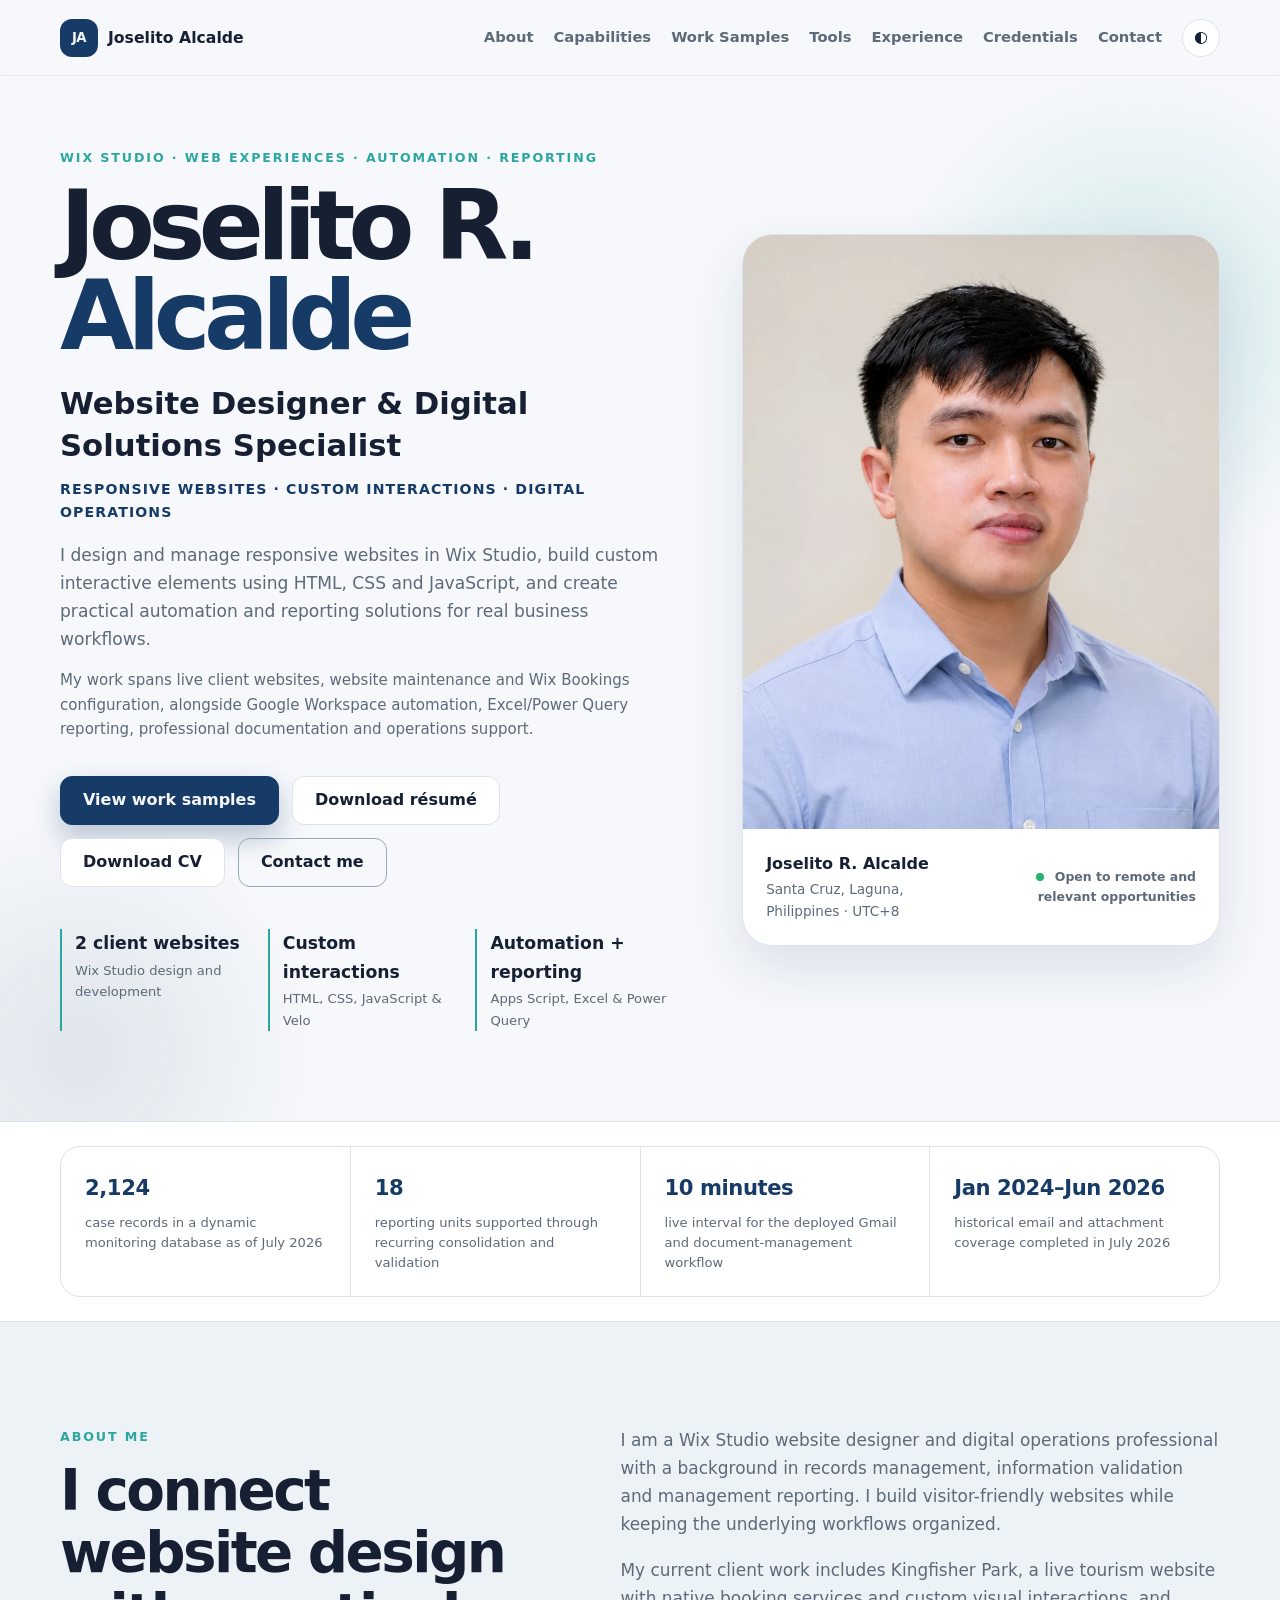
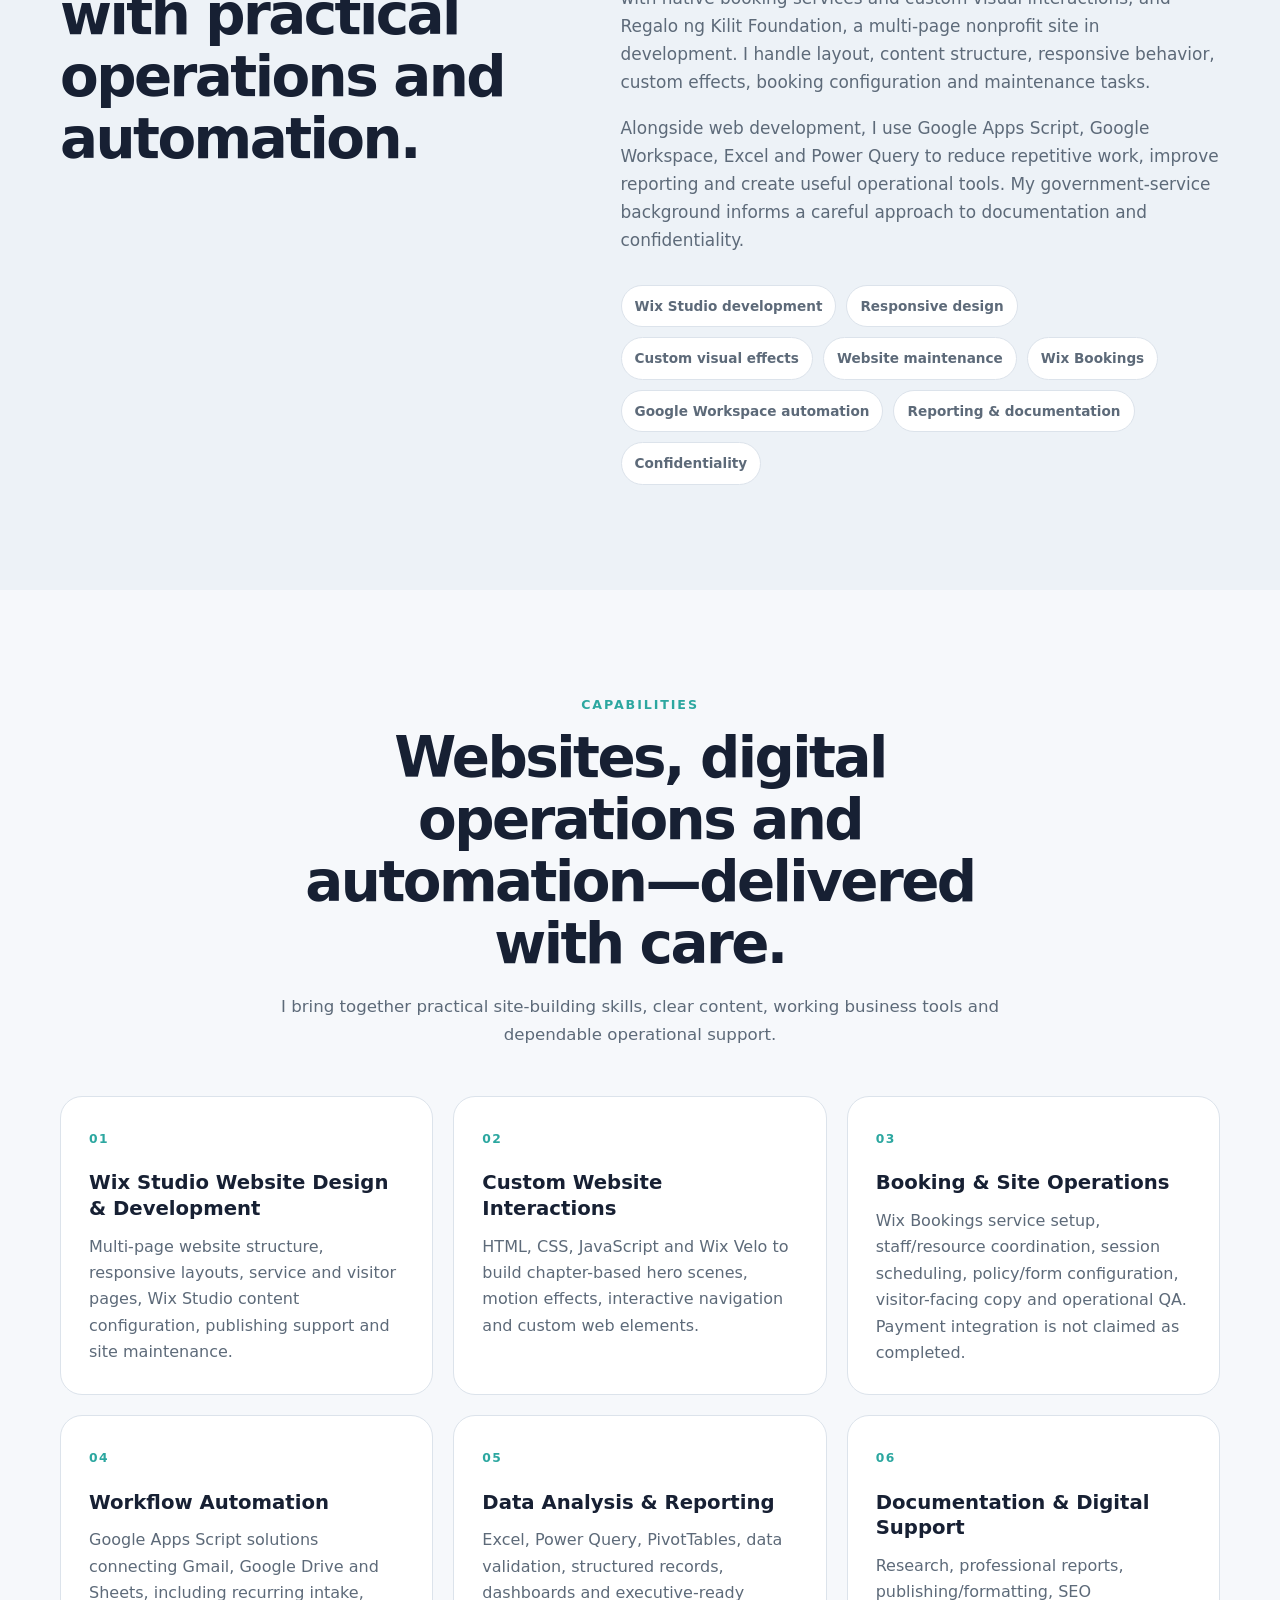
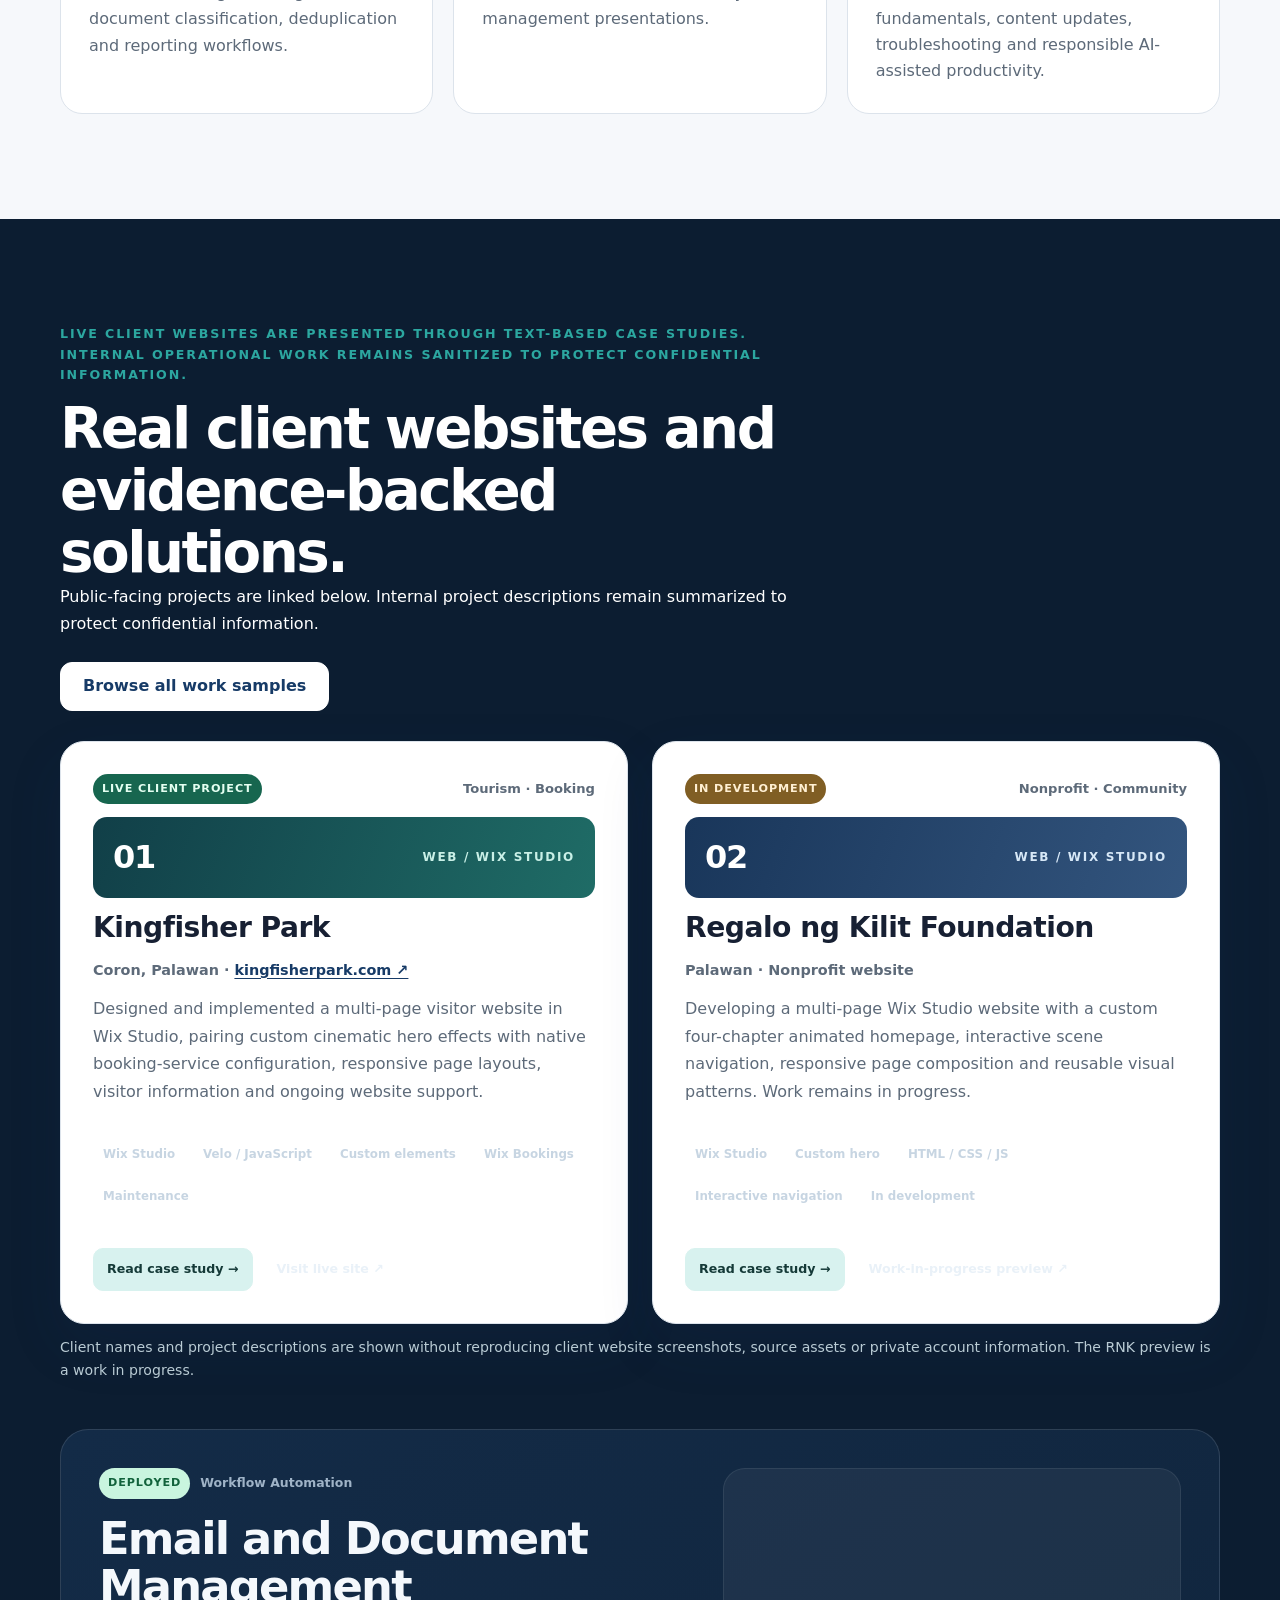
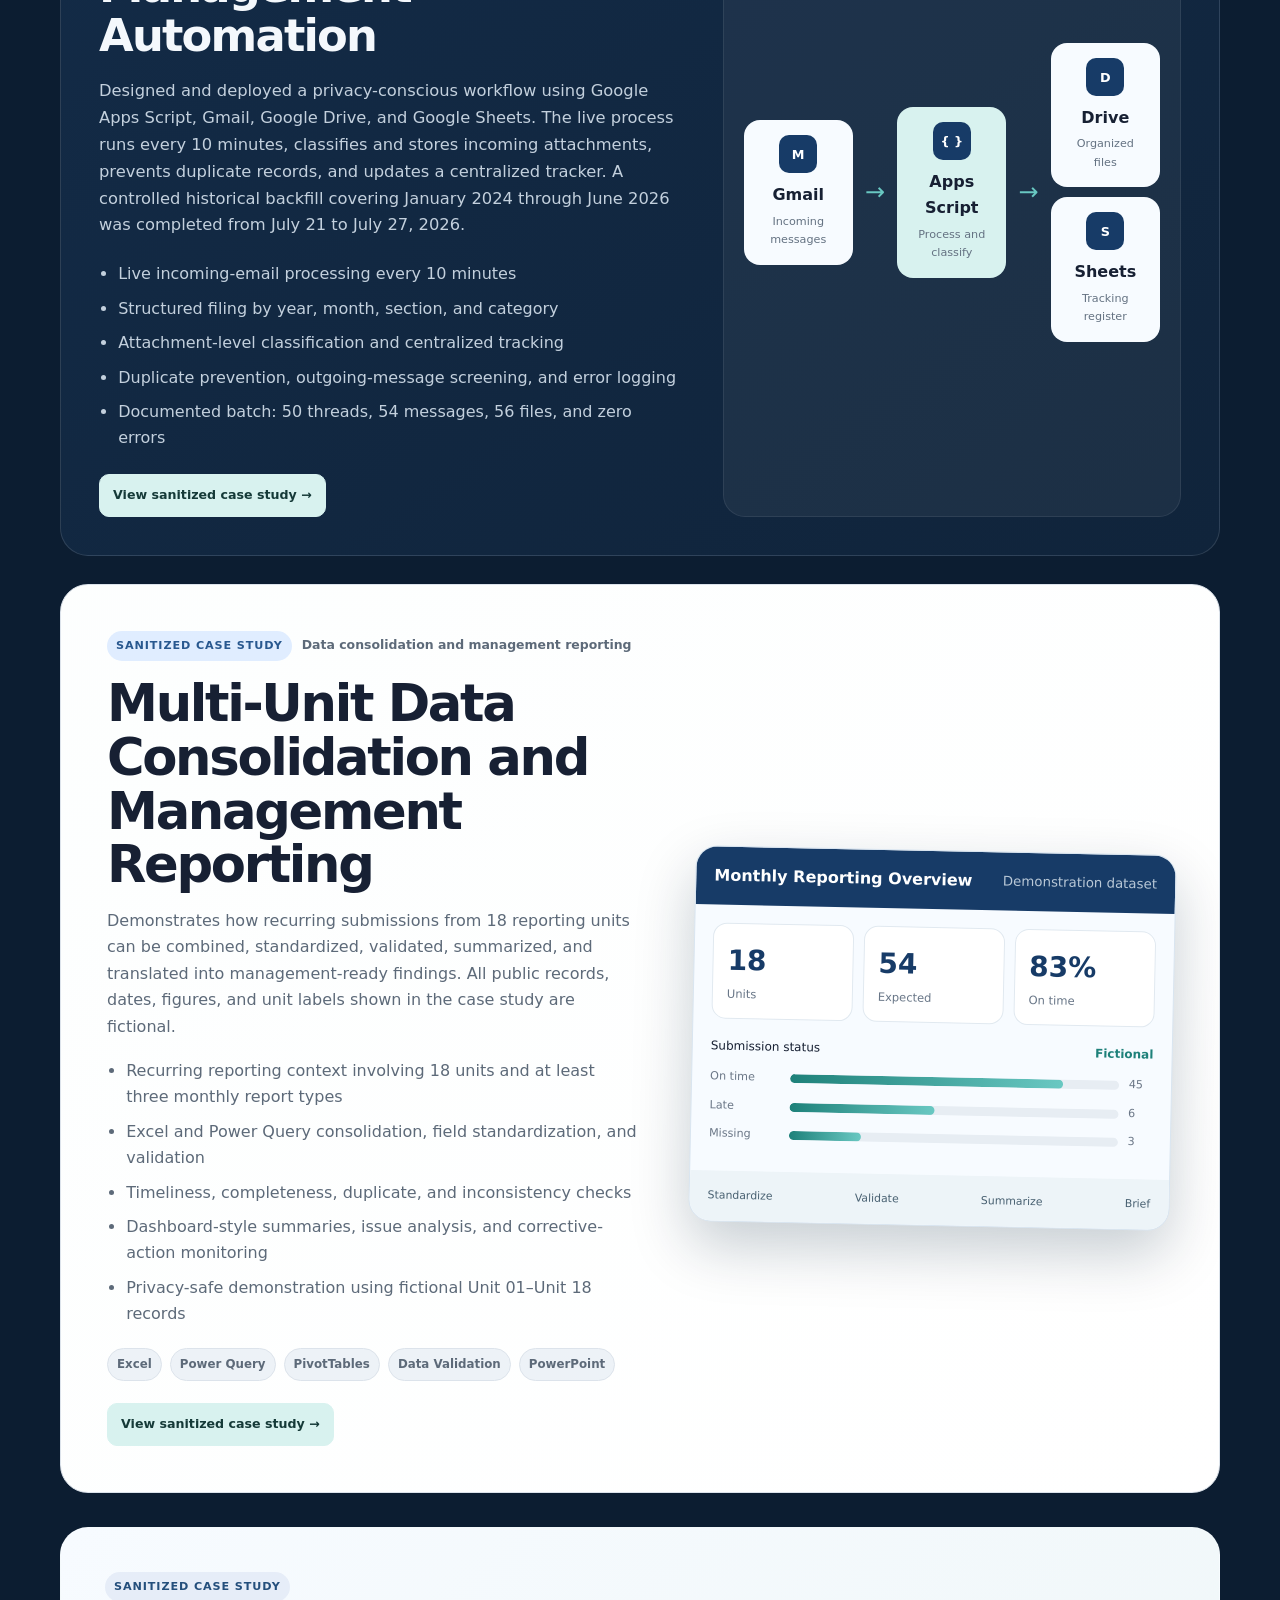
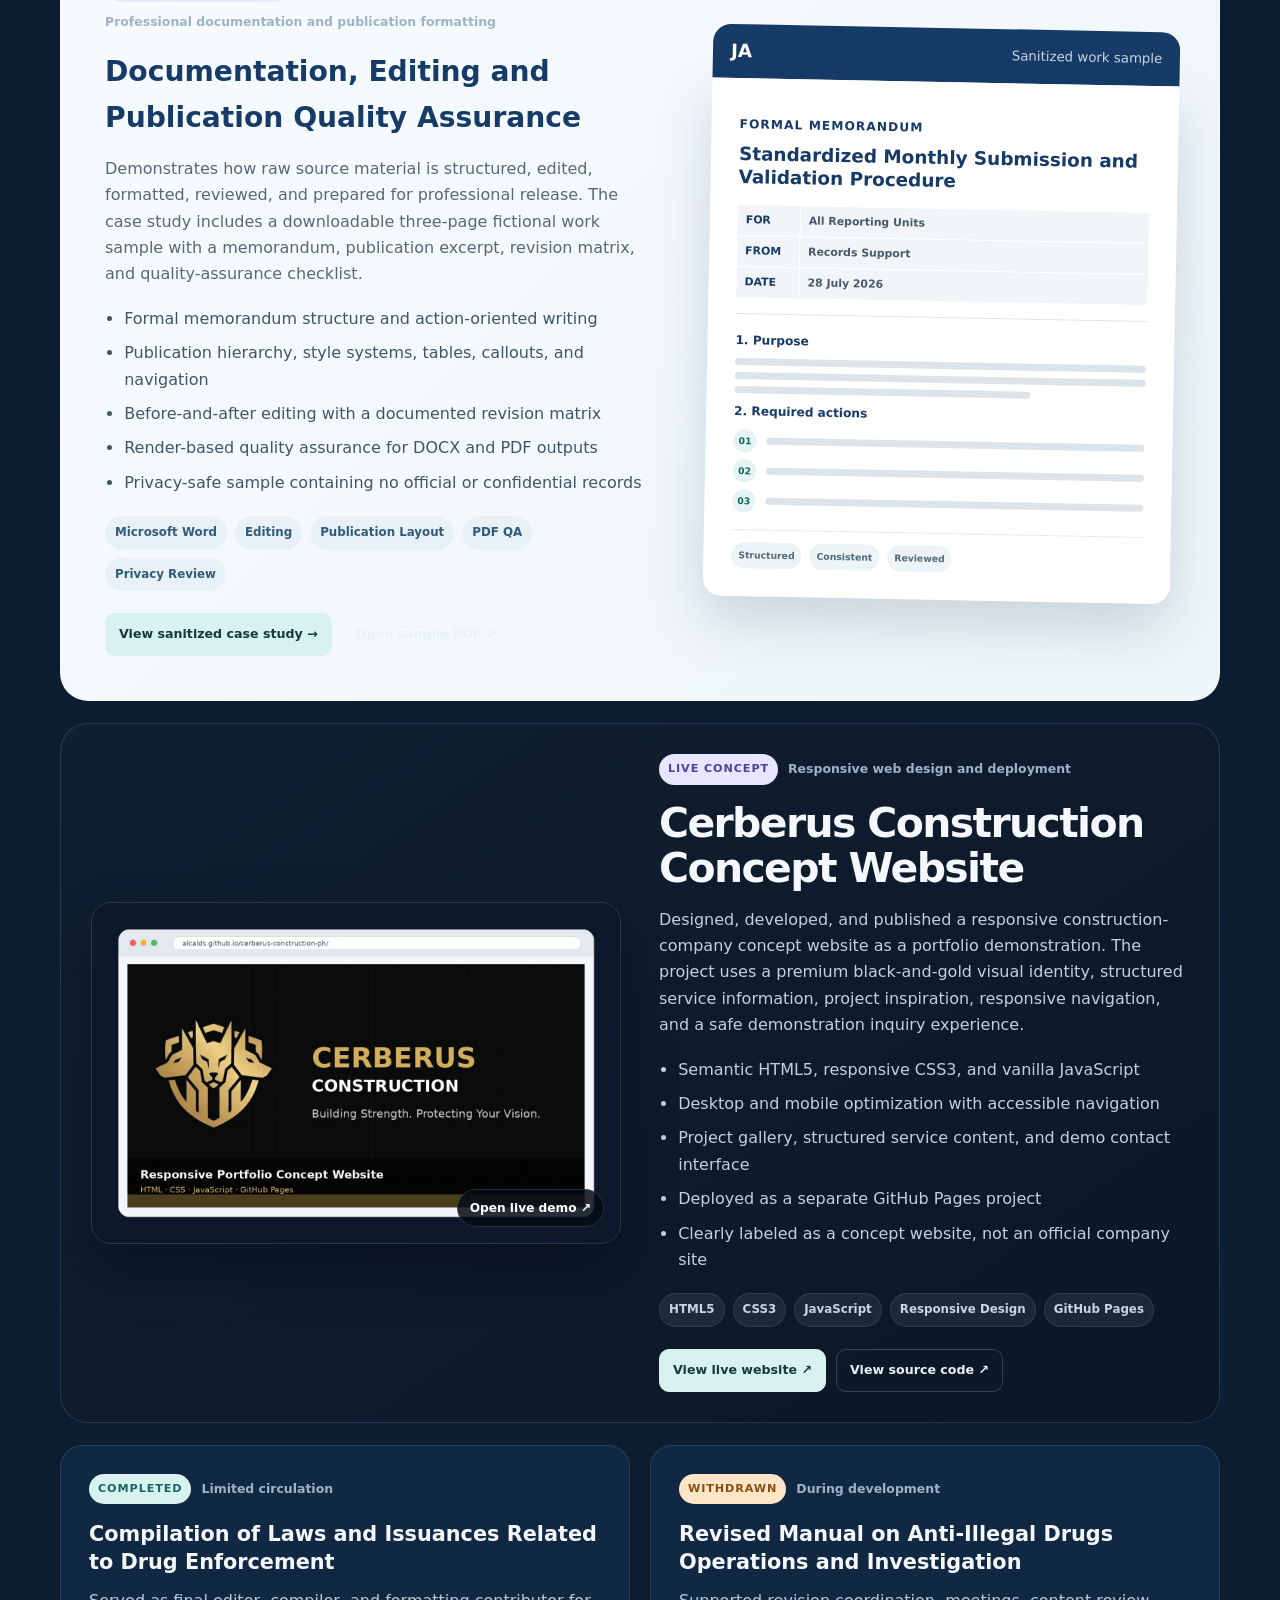
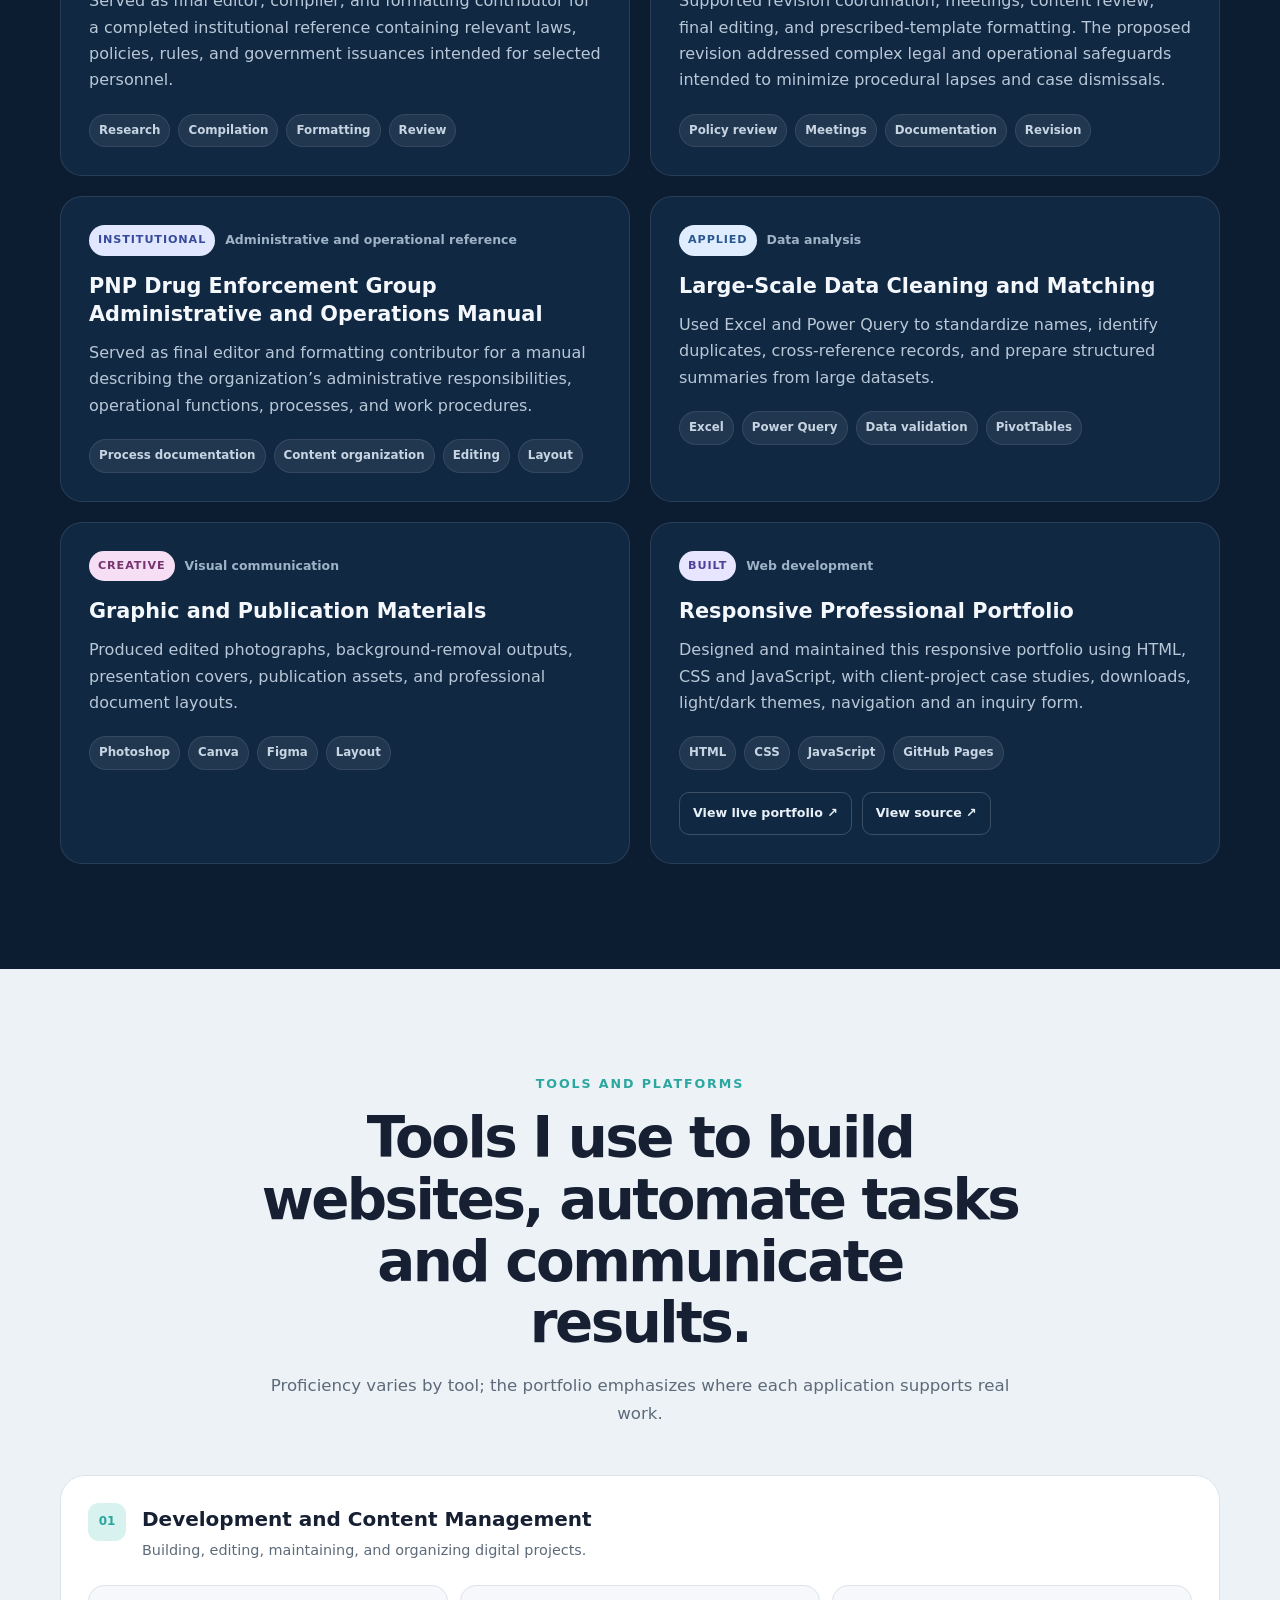
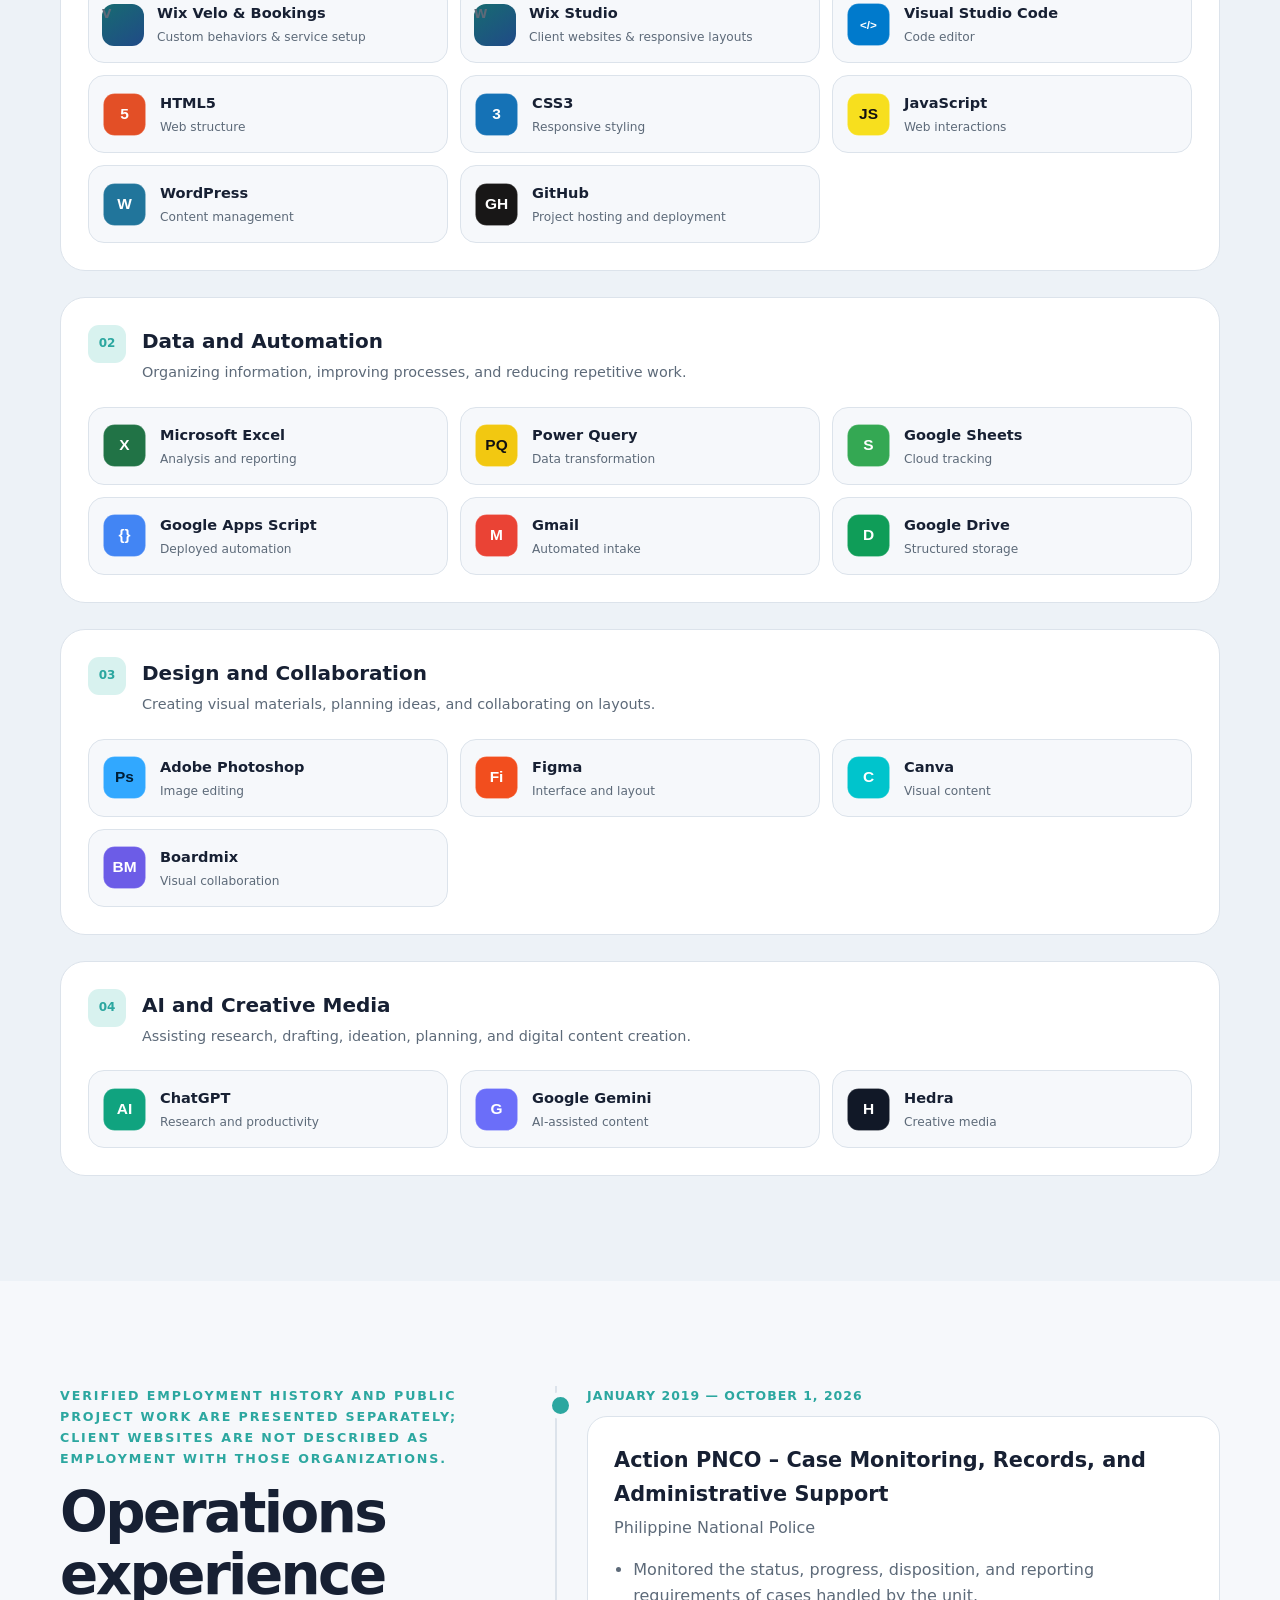
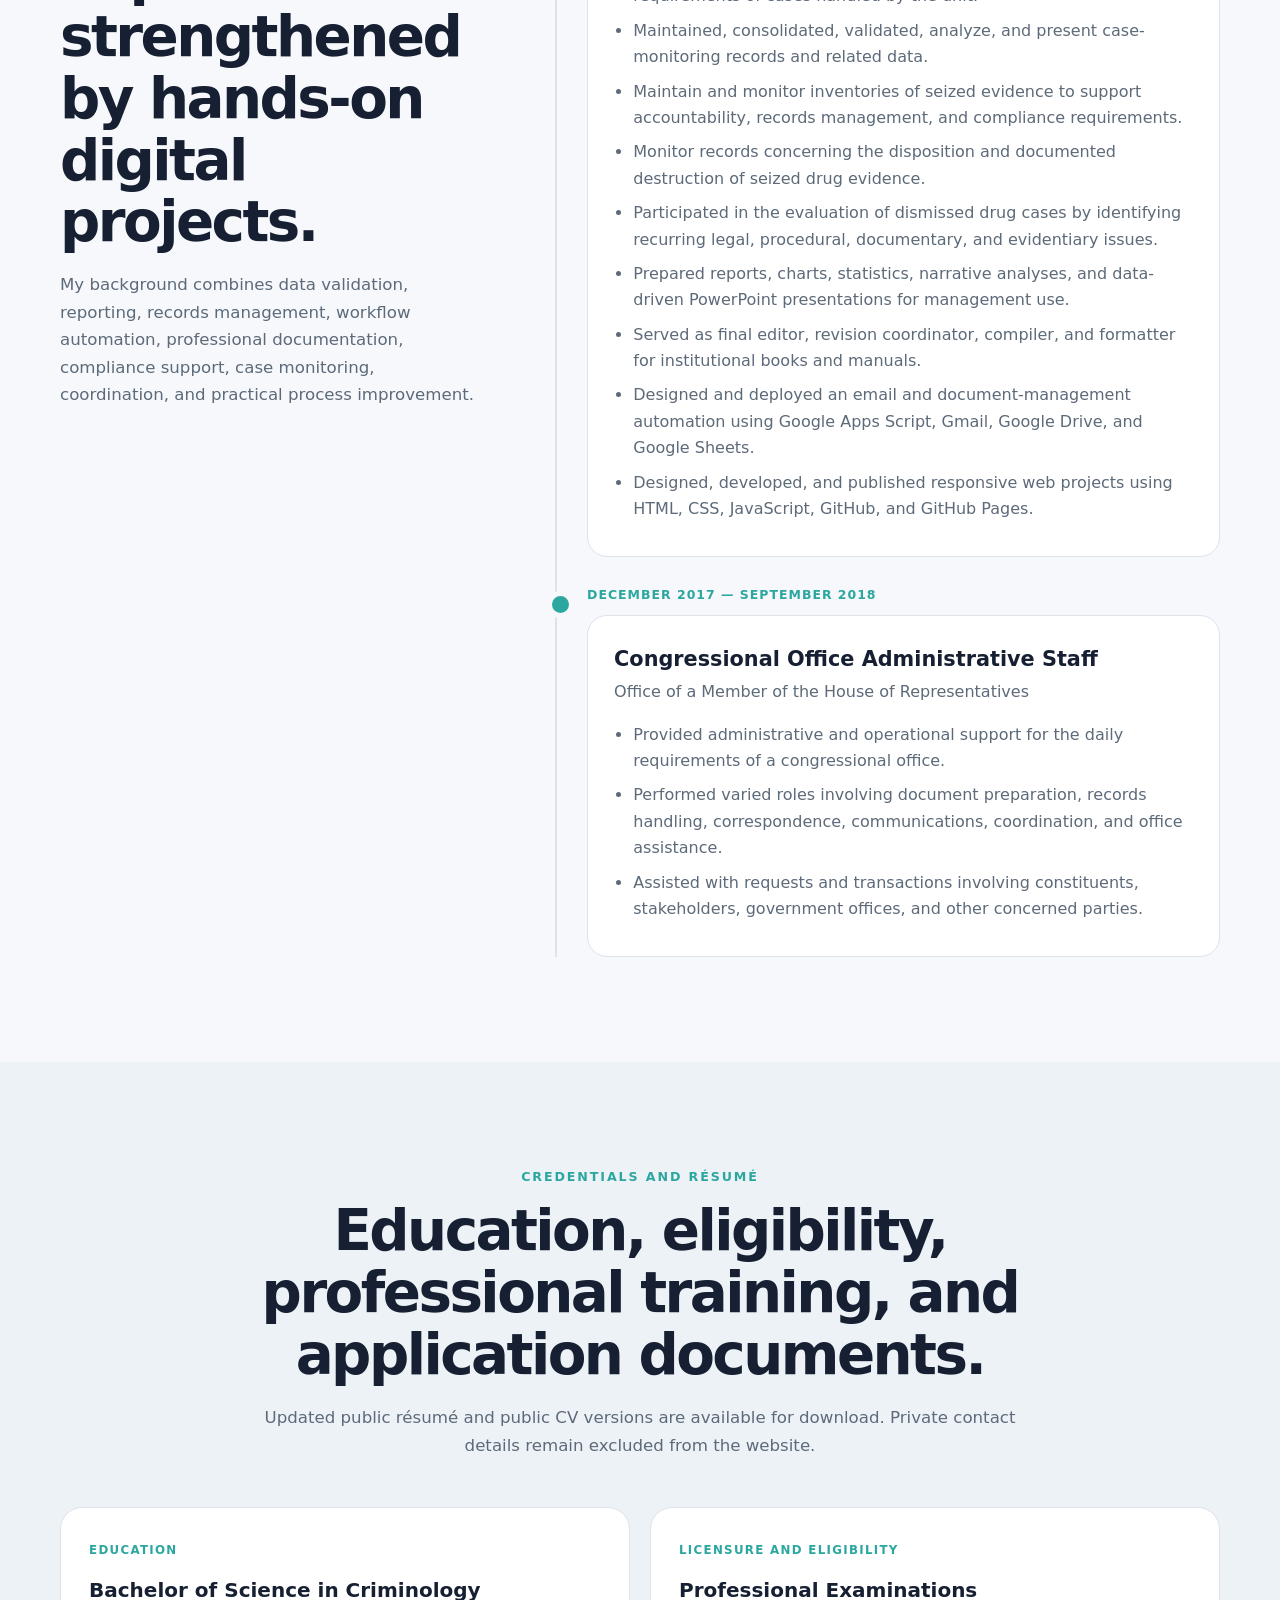
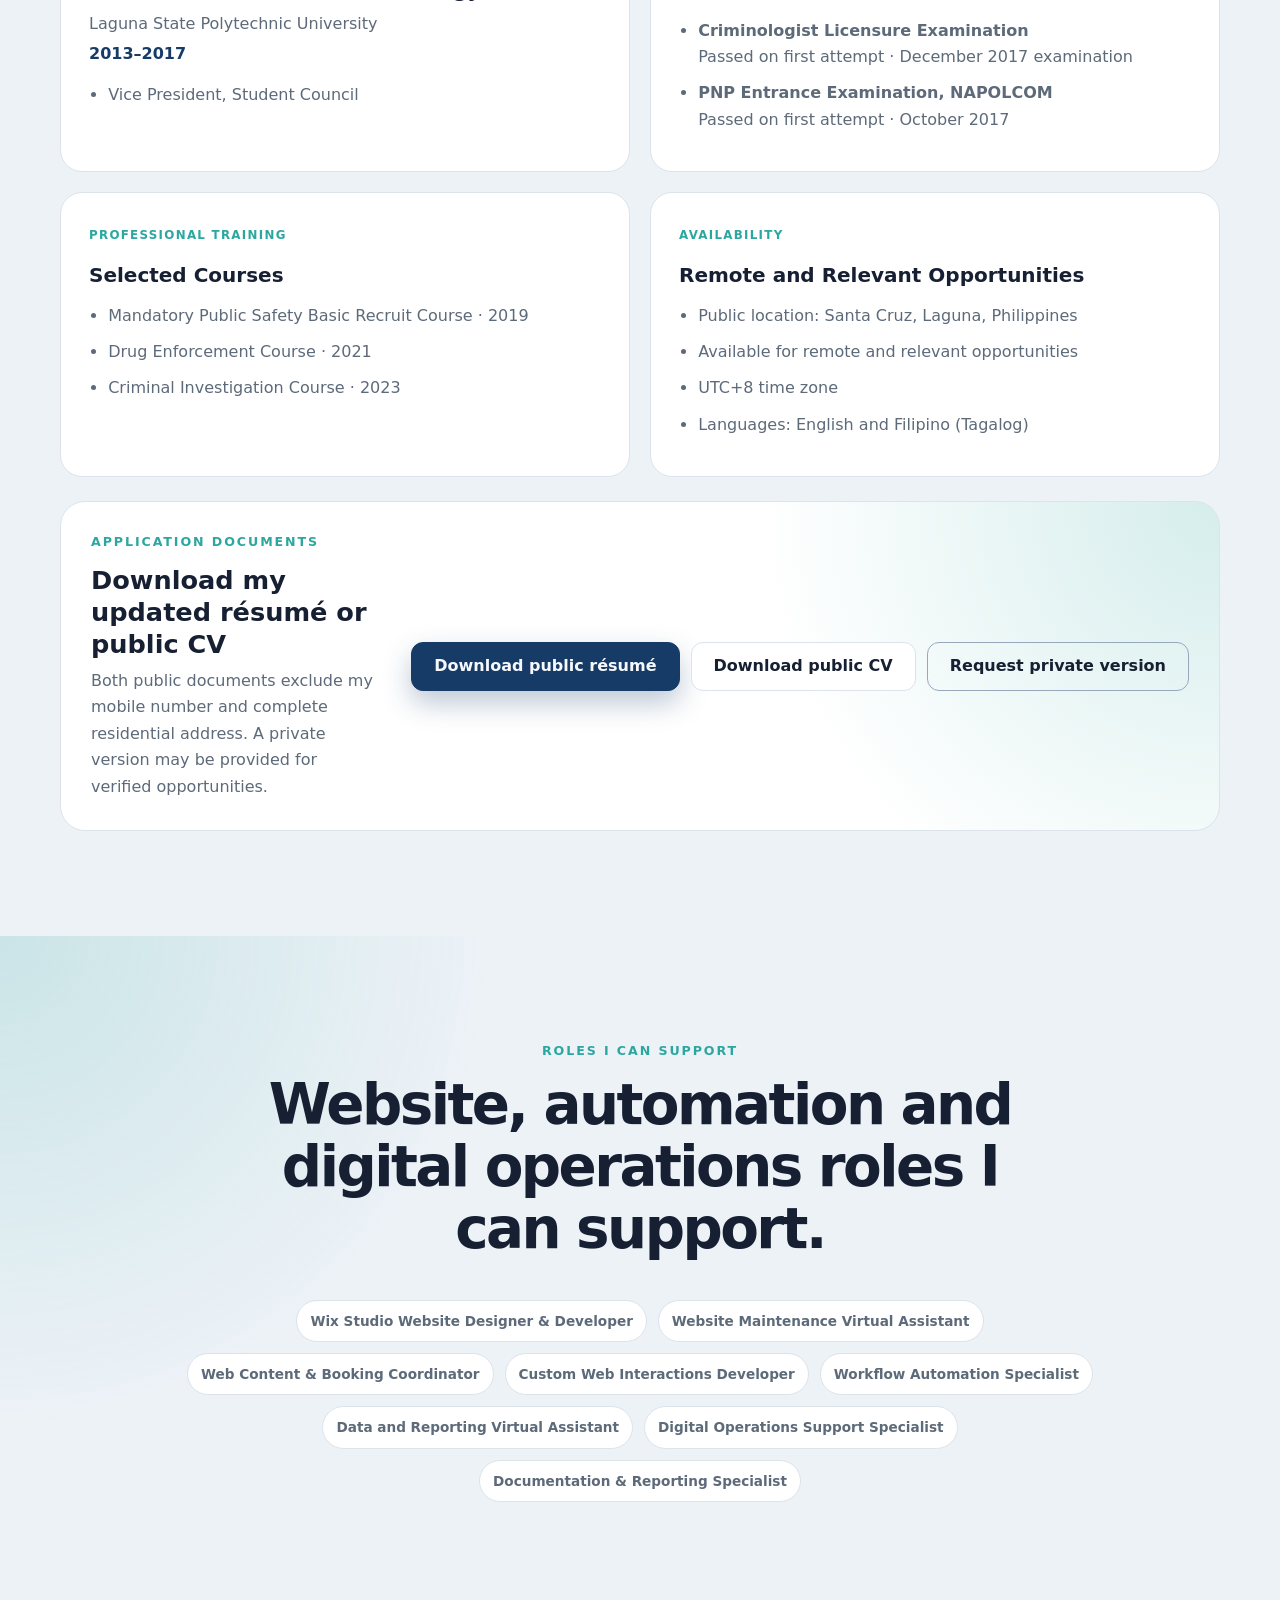
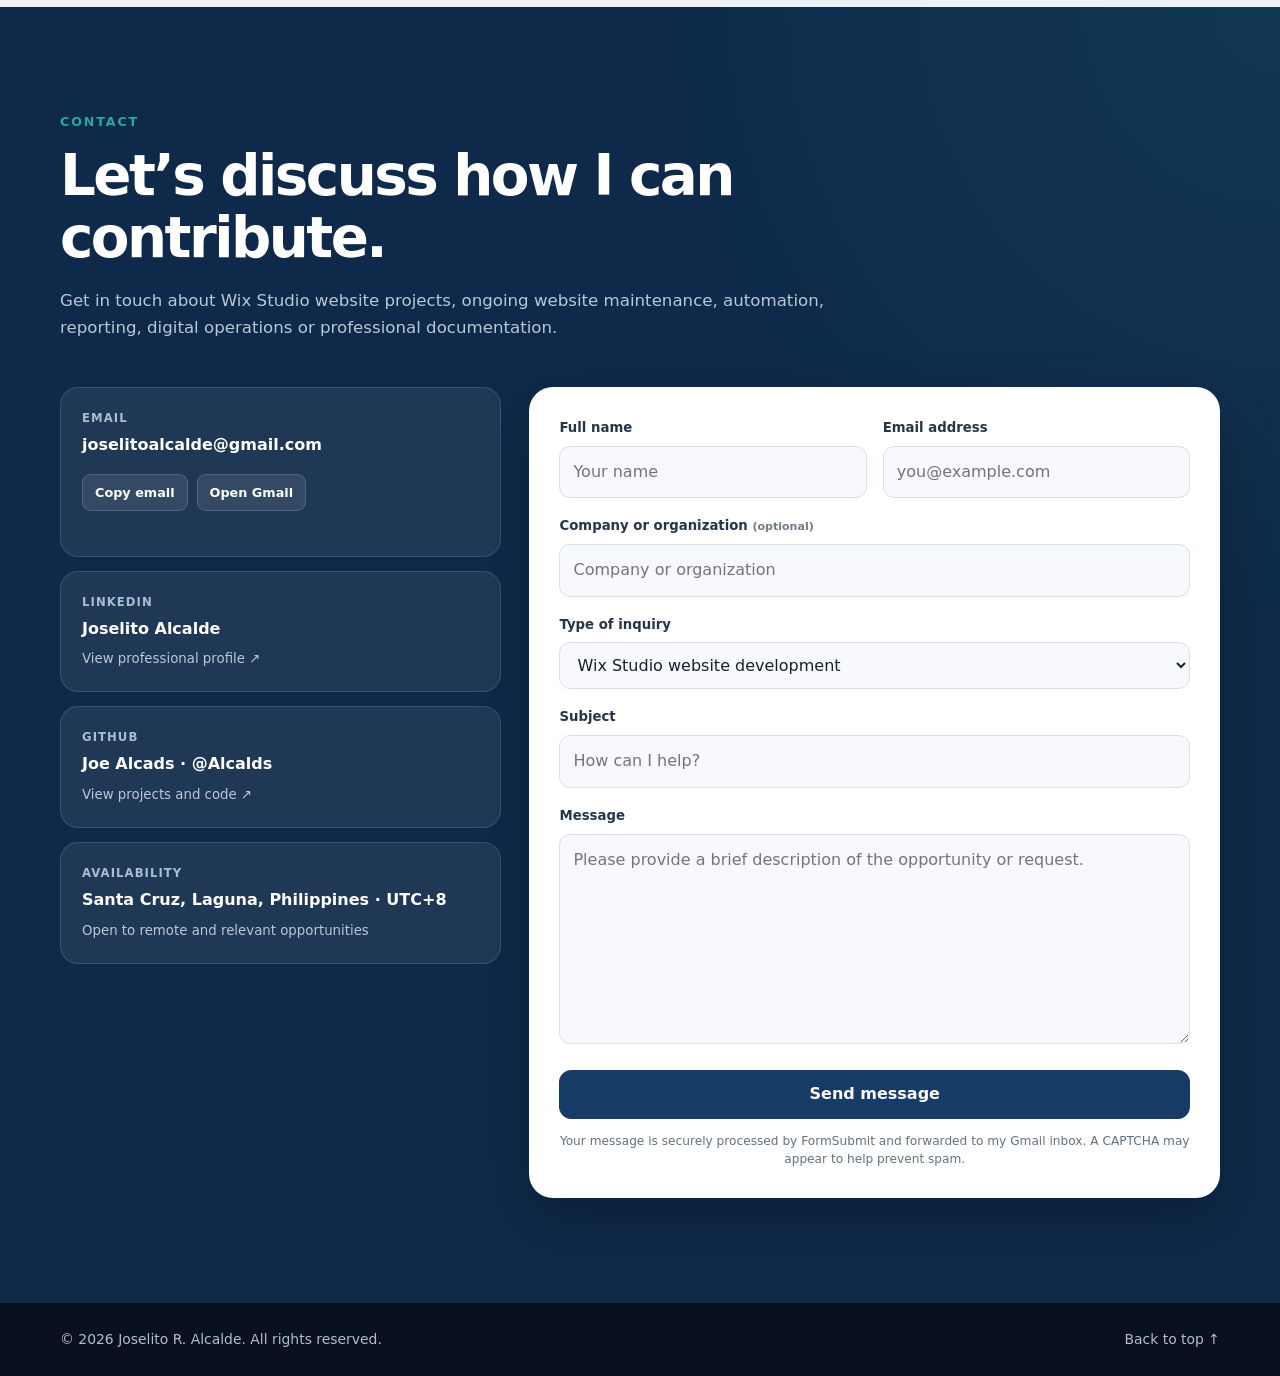
<file: index.html>
<!DOCTYPE html>

<html lang="en">
<head>
<meta charset="utf-8"/>
<meta content="width=device-width, initial-scale=1" name="viewport"/>
<meta content="Portfolio of Joselito R. Alcalde, a website designer and digital solutions specialist. Explore real Wix Studio client work, custom web interactions, website management, Google Workspace automation, and data reporting." name="description"/>
<meta content="Joselito R. Alcalde" name="author"/>
<meta content="#173b67" name="theme-color"/>
<meta content="Joselito R. Alcalde | Website Designer &amp; Digital Solutions Specialist" property="og:title"/>
<meta content="Portfolio of Joselito R. Alcalde, a website designer and digital solutions specialist. Explore real Wix Studio client work, custom web interactions, website management, Google Workspace automation, and data reporting." property="og:description"/>
<meta content="website" property="og:type"/>
<meta content="https://alcalds.github.io/" property="og:url"/>
<meta content="https://alcalds.github.io/assets/images/social-preview.jpg" property="og:image"/>
<meta content="summary_large_image" name="twitter:card"/>
<link href="https://alcalds.github.io/" rel="canonical"/>
<title>Joselito R. Alcalde | Website Designer &amp; Digital Solutions Specialist</title>
<link href="assets/favicon.svg" rel="icon" type="image/svg+xml"/>
<link href="styles.css?v=13" rel="stylesheet"/>
<script defer="" src="script.js?v=13"></script>
<script type="application/ld+json">{
  "@context": "https://schema.org",
  "@type": "Person",
  "name": "Joselito R. Alcalde",
  "url": "https://alcalds.github.io/",
  "image": "https://alcalds.github.io/assets/images/joselito-alcalde.webp",
  "email": "mailto:joselitoalcalde@gmail.com",
  "jobTitle": "Website Designer & Digital Solutions Specialist",
  "worksFor": {
    "@type": "Organization",
    "name": "Philippine National Police"
  },
  "alumniOf": {
    "@type": "CollegeOrUniversity",
    "name": "Laguna State Polytechnic University"
  },
  "sameAs": [
    "https://www.linkedin.com/in/joselito-alcalde-298982343/",
    "https://github.com/Alcalds"
  ],
  "knowsLanguage": [
    "English",
    "Filipino"
  ],
  "knowsAbout": [
    "Wix Studio",
    "Wix Velo",
    "Wix Bookings",
    "Website development",
    "Responsive web design",
    "Custom web elements",
    "HTML",
    "CSS",
    "JavaScript",
    "Website management",
    "Data analysis",
    "Spreadsheet reporting",
    "Microsoft Excel",
    "Power Query",
    "Google Workspace automation",
    "Google Apps Script",
    "Records management",
    "Professional documentation",
    "Compliance monitoring",
    "Remote operations support",
    "Publication editing"
  ]
}</script>
</head>
<body>
<a class="skip-link" href="#main-content">Skip to content</a>
<header class="site-header" id="siteHeader">
<nav aria-label="Primary navigation" class="nav container">
<a aria-label="Joselito R. Alcalde home" class="brand" href="#home">
<span class="brand-mark">JA</span>
<span class="brand-name">Joselito Alcalde</span>
</a>
<button aria-controls="navMenu" aria-expanded="false" aria-label="Open navigation" class="menu-button" id="menuButton" type="button">
<span></span><span></span><span></span>
</button>
<div class="nav-menu" id="navMenu"><a href="#about">About</a><a href="#capabilities">Capabilities</a><a href="work-samples.html">Work Samples</a><a href="#tools">Tools</a><a href="#experience">Experience</a><a href="#credentials">Credentials</a><a href="#contact">Contact</a><button aria-label="Switch theme" class="theme-button" id="themeButton" type="button">
<span aria-hidden="true" class="theme-icon">◐</span>
</button></div>
</nav>
</header>
<main id="main-content">
<section class="hero" id="home">
<div aria-hidden="true" class="hero-orb hero-orb-one"></div>
<div aria-hidden="true" class="hero-orb hero-orb-two"></div>
<div class="container hero-grid">
<div class="hero-copy reveal">
<p class="eyebrow">Wix Studio · Web Experiences · Automation · Reporting</p>
<h1>Joselito R. <span>Alcalde</span></h1>
<p class="hero-role">Website Designer &amp; Digital Solutions Specialist</p>
<p class="hero-support-label">Responsive Websites · Custom Interactions · Digital Operations</p>
<p class="hero-description">I design and manage responsive websites in Wix Studio, build custom interactive elements using HTML, CSS and JavaScript, and create practical automation and reporting solutions for real business workflows.</p>
<p class="hero-secondary">My work spans live client websites, website maintenance and Wix Bookings configuration, alongside Google Workspace automation, Excel/Power Query reporting, professional documentation and operations support.</p>
<div class="hero-actions">
<a class="button button-primary" href="work-samples.html">View work samples</a>
<a class="button button-secondary" download="Joselito_Alcalde_Public_Resume.pdf" href="assets/documents/Joselito_Alcalde_Public_Resume.pdf">Download résumé</a>
<a class="button button-secondary" download="Joselito_Alcalde_Public_CV.pdf" href="assets/documents/Joselito_Alcalde_Public_CV.pdf">Download CV</a>
<a class="button button-ghost" href="#contact">Contact me</a>
</div>
<div aria-label="Professional highlights" class="hero-facts">
<div><strong>2 client websites</strong><span>Wix Studio design and development</span></div>
<div><strong>Custom interactions</strong><span>HTML, CSS, JavaScript &amp; Velo</span></div>
<div><strong>Automation + reporting</strong><span>Apps Script, Excel &amp; Power Query</span></div>
</div>
</div>
<aside aria-label="Professional portrait of Joselito R. Alcalde" class="portrait-panel reveal">
<div class="portrait-frame">
<img alt="Joselito R. Alcalde wearing a light blue collared shirt against a neutral background" decoding="async" src="assets/images/joselito-alcalde.webp"/>
</div>
<div class="portrait-caption">
<div>
<strong>Joselito R. Alcalde</strong>
<span>Santa Cruz, Laguna, Philippines · UTC+8</span>
</div>
<span class="availability"><i></i> Open to remote and relevant opportunities</span>
</div>
</aside>
</div>
</section><section aria-label="Verified professional metrics" class="proof-strip">
<div class="container proof-grid">
<article><strong>2,124</strong><span>case records in a dynamic monitoring database as of July 2026</span></article>
<article><strong>18</strong><span>reporting units supported through recurring consolidation and validation</span></article>
<article><strong>10 minutes</strong><span>live interval for the deployed Gmail and document-management workflow</span></article>
<article><strong>Jan 2024–Jun 2026</strong><span>historical email and attachment coverage completed in July 2026</span></article>
</div>
</section>
<section class="section section-soft" id="about">
<div class="container about-grid">
<div class="section-heading reveal">
<p class="section-kicker">About me</p>
<h2>I connect website design with practical operations and automation.</h2>
</div>
<div class="about-copy reveal">
<p>I am a Wix Studio website designer and digital operations professional with a background in records management, information validation and management reporting. I build visitor-friendly websites while keeping the underlying workflows organized.</p>
<p>My current client work includes Kingfisher Park, a live tourism website with native booking services and custom visual interactions, and Regalo ng Kilit Foundation, a multi-page nonprofit site in development. I handle layout, content structure, responsive behavior, custom effects, booking configuration and maintenance tasks.</p>
<p>Alongside web development, I use Google Apps Script, Google Workspace, Excel and Power Query to reduce repetitive work, improve reporting and create useful operational tools. My government-service background informs a careful approach to documentation and confidentiality.</p>
<div class="value-list"><span>Wix Studio development</span><span>Responsive design</span><span>Custom visual effects</span><span>Website maintenance</span><span>Wix Bookings</span><span>Google Workspace automation</span><span>Reporting &amp; documentation</span><span>Confidentiality</span></div>
</div>
</div>
</section>
<section class="section" id="capabilities">
<div class="container">
<div class="section-heading centered reveal">
<p class="section-kicker">Capabilities</p>
<h2>Websites, digital operations and automation—delivered with care.</h2>
<p>I bring together practical site-building skills, clear content, working business tools and dependable operational support.</p>
</div>
<div class="capability-grid">
<article class="capability-card reveal">
<span class="capability-number">01</span>
<h3>Wix Studio Website Design &amp; Development</h3>
<p>Multi-page website structure, responsive layouts, service and visitor pages, Wix Studio content configuration, publishing support and site maintenance.</p>
</article>
<article class="capability-card reveal">
<span class="capability-number">02</span>
<h3>Custom Website Interactions</h3>
<p>HTML, CSS, JavaScript and Wix Velo to build chapter-based hero scenes, motion effects, interactive navigation and custom web elements.</p>
</article>
<article class="capability-card reveal">
<span class="capability-number">03</span>
<h3>Booking &amp; Site Operations</h3>
<p>Wix Bookings service setup, staff/resource coordination, session scheduling, policy/form configuration, visitor-facing copy and operational QA. Payment integration is not claimed as completed.</p>
</article>
<article class="capability-card reveal">
<span class="capability-number">04</span>
<h3>Workflow Automation</h3>
<p>Google Apps Script solutions connecting Gmail, Google Drive and Sheets, including recurring intake, document classification, deduplication and reporting workflows.</p>
</article>
<article class="capability-card reveal">
<span class="capability-number">05</span>
<h3>Data Analysis &amp; Reporting</h3>
<p>Excel, Power Query, PivotTables, data validation, structured records, dashboards and executive-ready management presentations.</p>
</article>
<article class="capability-card reveal">
<span class="capability-number">06</span>
<h3>Documentation &amp; Digital Support</h3>
<p>Research, professional reports, publishing/formatting, SEO fundamentals, content updates, troubleshooting and responsible AI-assisted productivity.</p>
</article>
</div>
</div>
</section>
<section class="section section-dark" id="projects">
<div class="container">
<div class="section-heading light reveal">
<p class="section-kicker">Live client websites are presented through text-based case studies. Internal operational work remains sanitized to protect confidential information.</p>
<h2>Real client websites and evidence-backed solutions.</h2>
<p>Public-facing projects are linked below. Internal project descriptions remain summarized to protect confidential information.</p>
<div class="section-heading-actions"><a class="button button-light" href="work-samples.html">Browse all work samples</a></div></div>
<div aria-label="Real client website projects" class="client-work-grid">
<article aria-labelledby="kp-feature-name" class="client-work-card reveal">
<div class="client-work-top"><span class="status status-client-live">Live client project</span><span class="client-work-type">Tourism · Booking</span></div>
<div aria-hidden="true" class="client-work-monogram">01 <span>WEB / WIX STUDIO</span></div>
<h3 id="kp-feature-name">Kingfisher Park</h3>
<p class="client-work-domain">Coron, Palawan · <a href="https://www.kingfisherpark.com/" rel="noopener noreferrer" target="_blank">kingfisherpark.com ↗</a></p>
<p>Designed and implemented a multi-page visitor website in Wix Studio, pairing custom cinematic hero effects with native booking-service configuration, responsive page layouts, visitor information and ongoing website support.</p>
<div class="project-tags"><span>Wix Studio</span><span>Velo / JavaScript</span><span>Custom elements</span><span>Wix Bookings</span><span>Maintenance</span></div>
<div class="project-actions"><a class="project-button project-button-primary" href="kingfisher-park-case-study.html">Read case study →</a><a class="project-button" href="https://www.kingfisherpark.com/" rel="noopener noreferrer" target="_blank">Visit live site ↗</a></div>
</article>
<article aria-labelledby="rnk-feature-name" class="client-work-card reveal">
<div class="client-work-top"><span class="status status-inprogress">In development</span><span class="client-work-type">Nonprofit · Community</span></div>
<div aria-hidden="true" class="client-work-monogram client-work-monogram-alt">02 <span>WEB / WIX STUDIO</span></div>
<h3 id="rnk-feature-name">Regalo ng Kilit Foundation</h3>
<p class="client-work-domain">Palawan · Nonprofit website</p>
<p>Developing a multi-page Wix Studio website with a custom four-chapter animated homepage, interactive scene navigation, responsive page composition and reusable visual patterns. Work remains in progress.</p>
<div class="project-tags"><span>Wix Studio</span><span>Custom hero</span><span>HTML / CSS / JS</span><span>Interactive navigation</span><span>In development</span></div>
<div class="project-actions"><a class="project-button project-button-primary" href="rnk-foundation-case-study.html">Read case study →</a><a class="project-button" href="https://magicalkingfisherp.wixstudio.com/regalongkilit" rel="noopener noreferrer" target="_blank">Work-in-progress preview ↗</a></div>
</article>
</div><p class="client-work-note">Client names and project descriptions are shown without reproducing client website screenshots, source assets or private account information. The RNK preview is a work in progress.</p><article class="featured-project reveal">
<div class="featured-project-copy">
<div class="project-meta">
<span class="status status-live">Deployed</span>
<span>Workflow Automation</span>
</div>
<h3>Email and Document Management Automation</h3>
<p>Designed and deployed a privacy-conscious workflow using Google Apps Script, Gmail, Google Drive, and Google Sheets. The live process runs every 10 minutes, classifies and stores incoming attachments, prevents duplicate records, and updates a centralized tracker. A controlled historical backfill covering January 2024 through June 2026 was completed from July 21 to July 27, 2026.</p>
<ul class="project-points">
<li>Live incoming-email processing every 10 minutes</li><li>Structured filing by year, month, section, and category</li><li>Attachment-level classification and centralized tracking</li><li>Duplicate prevention, outgoing-message screening, and error logging</li><li>Documented batch: 50 threads, 54 messages, 56 files, and zero errors</li></ul>
<div class="project-actions"><a class="project-button project-button-primary" href="automation-case-study.html">View sanitized case study →</a></div></div>
<div aria-label="Illustration of the email automation workflow" class="automation-visual">
<div class="workflow-node">
<span class="workflow-icon">M</span>
<strong>Gmail</strong>
<small>Incoming messages</small>
</div>
<span class="workflow-arrow">→</span>
<div class="workflow-node workflow-node-accent">
<span class="workflow-icon">{ }</span>
<strong>Apps Script</strong>
<small>Process and classify</small>
</div>
<span class="workflow-arrow">→</span>
<div class="workflow-stack">
<div class="workflow-node">
<span class="workflow-icon">D</span>
<strong>Drive</strong>
<small>Organized files</small>
</div>
<div class="workflow-node">
<span class="workflow-icon">S</span>
<strong>Sheets</strong>
<small>Tracking register</small>
</div>
</div>
</div>
</article><article class="reporting-project-showcase reveal">
<div class="reporting-project-copy">
<div class="project-meta">
<span class="status status-data">Sanitized case study</span>
<span>Data consolidation and management reporting</span>
</div>
<h3>Multi-Unit Data Consolidation and Management Reporting</h3>
<p>Demonstrates how recurring submissions from 18 reporting units can be combined, standardized, validated, summarized, and translated into management-ready findings. All public records, dates, figures, and unit labels shown in the case study are fictional.</p>
<ul class="project-points compact-points">
<li>Recurring reporting context involving 18 units and at least three monthly report types</li>
<li>Excel and Power Query consolidation, field standardization, and validation</li>
<li>Timeliness, completeness, duplicate, and inconsistency checks</li>
<li>Dashboard-style summaries, issue analysis, and corrective-action monitoring</li>
<li>Privacy-safe demonstration using fictional Unit 01–Unit 18 records</li>
</ul>
<div class="project-tags">
<span>Excel</span><span>Power Query</span><span>PivotTables</span><span>Data Validation</span><span>PowerPoint</span>
</div>
<div class="project-actions">
<a class="project-button project-button-primary" href="data-reporting-case-study.html">View sanitized case study →</a>
</div>
</div>
<div aria-label="Fictional dashboard preview for multi-unit reporting" class="reporting-mini-dashboard">
<div class="mini-dashboard-head"><span>Monthly Reporting Overview</span><small>Demonstration dataset</small></div>
<div class="mini-kpi-row">
<div><strong>18</strong><span>Units</span></div>
<div><strong>54</strong><span>Expected</span></div>
<div><strong>83%</strong><span>On time</span></div>
</div>
<div class="mini-chart-block">
<div class="mini-chart-title"><span>Submission status</span><strong>Fictional</strong></div>
<div class="mini-bar-row"><span>On time</span><i><b style="width:83%"></b></i><em>45</em></div>
<div class="mini-bar-row"><span>Late</span><i><b style="width:44%"></b></i><em>6</em></div>
<div class="mini-bar-row"><span>Missing</span><i><b style="width:22%"></b></i><em>3</em></div>
</div>
<div class="mini-dashboard-foot"><span>Standardize</span><span>Validate</span><span>Summarize</span><span>Brief</span></div>
</div>
</article><article class="documentation-project-showcase reveal">
<div class="documentation-project-copy">
<div class="project-meta">
<span class="status status-docs">Sanitized case study</span>
<span>Professional documentation and publication formatting</span>
</div>
<h3>Documentation, Editing and Publication Quality Assurance</h3>
<p>Demonstrates how raw source material is structured, edited, formatted, reviewed, and prepared for professional release. The case study includes a downloadable three-page fictional work sample with a memorandum, publication excerpt, revision matrix, and quality-assurance checklist.</p>
<ul class="project-points compact-points">
<li>Formal memorandum structure and action-oriented writing</li>
<li>Publication hierarchy, style systems, tables, callouts, and navigation</li>
<li>Before-and-after editing with a documented revision matrix</li>
<li>Render-based quality assurance for DOCX and PDF outputs</li>
<li>Privacy-safe sample containing no official or confidential records</li>
</ul>
<div class="project-tags"><span>Microsoft Word</span><span>Editing</span><span>Publication Layout</span><span>PDF QA</span><span>Privacy Review</span></div>
<div class="project-actions"><a class="project-button project-button-primary" href="documentation-formatting-case-study.html">View sanitized case study →</a><a class="project-button" href="assets/documents/Sanitized_Documentation_Formatting_Sample.pdf" rel="noopener" target="_blank">Open sample PDF ↗</a></div>
</div>
<div aria-label="Preview of a fictional professionally formatted memorandum" class="documentation-mini-preview">
<div class="doc-mini-bar"><span>JA</span><small>Sanitized work sample</small></div>
<div class="doc-mini-sheet">
<p class="doc-mini-kicker">FORMAL MEMORANDUM</p>
<h4>Standardized Monthly Submission and Validation Procedure</h4>
<div class="doc-mini-fields"><span>FOR</span><b>All Reporting Units</b><span>FROM</span><b>Records Support</b><span>DATE</span><b>28 July 2026</b></div>
<div class="doc-mini-rule"></div>
<p><strong>1. Purpose</strong></p><i></i><i></i><i class="short"></i>
<p><strong>2. Required actions</strong></p>
<div class="doc-mini-actions"><span>01</span><i></i><span>02</span><i></i><span>03</span><i></i></div>
<div class="doc-mini-footer"><span>Structured</span><span>Consistent</span><span>Reviewed</span></div>
</div>
</div>
</article>
<article class="web-project-showcase reveal">
<a aria-label="Open the Cerberus Construction concept website in a new tab" class="web-project-preview" href="https://alcalds.github.io/cerberus-construction-ph/" rel="noopener noreferrer" target="_blank">
<img alt="Browser-style preview of the Cerberus Construction responsive concept website" decoding="async" loading="lazy" src="assets/images/cerberus-construction-project-preview.jpg"/>
<span>Open live demo ↗</span>
</a>
<div class="web-project-copy">
<div class="project-meta">
<span class="status status-web">Live concept</span>
<span>Responsive web design and deployment</span>
</div>
<h3>Cerberus Construction Concept Website</h3>
<p>
      Designed, developed, and published a responsive construction-company concept website as a portfolio demonstration.
      The project uses a premium black-and-gold visual identity, structured service information, project inspiration,
      responsive navigation, and a safe demonstration inquiry experience.
    </p>
<ul class="project-points compact-points">
<li>Semantic HTML5, responsive CSS3, and vanilla JavaScript</li>
<li>Desktop and mobile optimization with accessible navigation</li>
<li>Project gallery, structured service content, and demo contact interface</li>
<li>Deployed as a separate GitHub Pages project</li>
<li>Clearly labeled as a concept website, not an official company site</li>
</ul>
<div class="project-tags">
<span>HTML5</span><span>CSS3</span><span>JavaScript</span><span>Responsive Design</span><span>GitHub Pages</span>
</div>
<div class="project-actions">
<a class="project-button project-button-primary" href="https://alcalds.github.io/cerberus-construction-ph/" rel="noopener noreferrer" target="_blank">View live website ↗</a>
<a class="project-button" href="https://github.com/Alcalds/cerberus-construction-ph" rel="noopener noreferrer" target="_blank">View source code ↗</a>
</div>
</div>
</article>
<div class="project-grid">
<article class="project-card reveal">
<div class="project-meta">
<span class="status status-complete">Completed</span>
<span>Limited circulation</span>
</div>
<h3>Compilation of Laws and Issuances Related to Drug Enforcement</h3>
<p>
              Served as final editor, compiler, and formatting contributor for a completed
              institutional reference containing relevant laws, policies, rules, and government
              issuances intended for selected personnel.
            </p>
<div class="project-tags">
<span>Research</span><span>Compilation</span><span>Formatting</span><span>Review</span>
</div>
</article>
<article class="project-card reveal">
<div class="project-meta">
<span class="status status-withdrawn">Withdrawn</span>
<span>During development</span>
</div>
<h3>Revised Manual on Anti-Illegal Drugs Operations and Investigation</h3>
<p>
              Supported revision coordination, meetings, content review, final editing, and
              prescribed-template formatting. The proposed revision addressed complex legal and
              operational safeguards intended to minimize procedural lapses and case dismissals.
            </p>
<div class="project-tags">
<span>Policy review</span><span>Meetings</span><span>Documentation</span><span>Revision</span>
</div>
</article>
<article class="project-card reveal">
<div class="project-meta">
<span class="status status-institutional">Institutional</span>
<span>Administrative and operational reference</span>
</div>
<h3>PNP Drug Enforcement Group Administrative and Operations Manual</h3>
<p>
              Served as final editor and formatting contributor for a manual describing the
              organization’s administrative responsibilities, operational functions, processes,
              and work procedures.
            </p>
<div class="project-tags">
<span>Process documentation</span><span>Content organization</span><span>Editing</span><span>Layout</span>
</div>
</article>
<article class="project-card reveal">
<div class="project-meta">
<span class="status status-data">Applied</span>
<span>Data analysis</span>
</div>
<h3>Large-Scale Data Cleaning and Matching</h3>
<p>
              Used Excel and Power Query to standardize names, identify duplicates, cross-reference
              records, and prepare structured summaries from large datasets.
            </p>
<div class="project-tags">
<span>Excel</span><span>Power Query</span><span>Data validation</span><span>PivotTables</span>
</div>
</article>
<article class="project-card reveal">
<div class="project-meta">
<span class="status status-design">Creative</span>
<span>Visual communication</span>
</div>
<h3>Graphic and Publication Materials</h3>
<p>
              Produced edited photographs, background-removal outputs, presentation covers,
              publication assets, and professional document layouts.
            </p>
<div class="project-tags">
<span>Photoshop</span><span>Canva</span><span>Figma</span><span>Layout</span>
</div>
</article>
<article class="project-card reveal">
<div class="project-meta">
<span class="status status-web">Built</span>
<span>Web development</span>
</div>
<h3>Responsive Professional Portfolio</h3>
<p>Designed and maintained this responsive portfolio using HTML, CSS and JavaScript, with client-project case studies, downloads, light/dark themes, navigation and an inquiry form.</p>
<div class="project-tags"><span>HTML</span><span>CSS</span><span>JavaScript</span><span>GitHub Pages</span></div><div class="project-card-links"><a href="https://alcalds.github.io/" rel="noopener noreferrer" target="_blank">View live portfolio ↗</a><a href="https://github.com/Alcalds/Alcalds.github.io" rel="noopener noreferrer" target="_blank">View source ↗</a></div>
</article>
</div>
</div>
</section>
<section class="section section-soft" id="tools">
<div class="container">
<div class="section-heading centered reveal">
<p class="section-kicker">Tools and platforms</p>
<h2>Tools I use to build websites, automate tasks and communicate results.</h2>
<p>Proficiency varies by tool; the portfolio emphasizes where each application supports real work.</p>
</div>
<div class="tool-groups">
<section aria-labelledby="development-tools" class="tool-group reveal">
<div class="tool-group-heading">
<span>01</span>
<div>
<h3 id="development-tools">Development and Content Management</h3>
<p>Building, editing, maintaining, and organizing digital projects.</p>
</div>
</div>
<div class="tool-grid"><article class="tool-card"><span aria-hidden="true" class="tool-text-icon">V</span><div><strong>Wix Velo &amp; Bookings</strong><span>Custom behaviors &amp; service setup</span></div></article><article class="tool-card"><span aria-hidden="true" class="tool-text-icon">W</span><div><strong>Wix Studio</strong><span>Client websites &amp; responsive layouts</span></div></article>
<article class="tool-card"><img alt="" decoding="async" loading="lazy" src="assets/logos/vscode.svg"/><div><strong>Visual Studio Code</strong><span>Code editor</span></div></article>
<article class="tool-card"><img alt="" decoding="async" loading="lazy" src="assets/logos/html5.svg"/><div><strong>HTML5</strong><span>Web structure</span></div></article>
<article class="tool-card"><img alt="" decoding="async" loading="lazy" src="assets/logos/css3.svg"/><div><strong>CSS3</strong><span>Responsive styling</span></div></article>
<article class="tool-card"><img alt="" decoding="async" loading="lazy" src="assets/logos/javascript.svg"/><div><strong>JavaScript</strong><span>Web interactions</span></div></article>
<article class="tool-card"><img alt="" decoding="async" loading="lazy" src="assets/logos/wordpress.svg"/><div><strong>WordPress</strong><span>Content management</span></div></article>
<article class="tool-card"><img alt="" decoding="async" loading="lazy" src="assets/logos/github.svg"/><div><strong>GitHub</strong><span>Project hosting and deployment</span></div></article>
</div>
</section>
<section aria-labelledby="automation-tools" class="tool-group reveal">
<div class="tool-group-heading">
<span>02</span>
<div>
<h3 id="automation-tools">Data and Automation</h3>
<p>Organizing information, improving processes, and reducing repetitive work.</p>
</div>
</div>
<div class="tool-grid">
<article class="tool-card"><img alt="" decoding="async" loading="lazy" src="assets/logos/excel.svg"/><div><strong>Microsoft Excel</strong><span>Analysis and reporting</span></div></article>
<article class="tool-card"><img alt="" decoding="async" loading="lazy" src="assets/logos/powerquery.svg"/><div><strong>Power Query</strong><span>Data transformation</span></div></article>
<article class="tool-card"><img alt="" decoding="async" loading="lazy" src="assets/logos/googlesheets.svg"/><div><strong>Google Sheets</strong><span>Cloud tracking</span></div></article>
<article class="tool-card"><img alt="" decoding="async" loading="lazy" src="assets/logos/appsscript.svg"/><div><strong>Google Apps Script</strong><span>Deployed automation</span></div></article>
<article class="tool-card"><img alt="" decoding="async" loading="lazy" src="assets/logos/gmail.svg"/><div><strong>Gmail</strong><span>Automated intake</span></div></article>
<article class="tool-card"><img alt="" decoding="async" loading="lazy" src="assets/logos/drive.svg"/><div><strong>Google Drive</strong><span>Structured storage</span></div></article>
</div>
</section>
<section aria-labelledby="design-tools" class="tool-group reveal">
<div class="tool-group-heading">
<span>03</span>
<div>
<h3 id="design-tools">Design and Collaboration</h3>
<p>Creating visual materials, planning ideas, and collaborating on layouts.</p>
</div>
</div>
<div class="tool-grid">
<article class="tool-card"><img alt="" decoding="async" loading="lazy" src="assets/logos/photoshop.svg"/><div><strong>Adobe Photoshop</strong><span>Image editing</span></div></article>
<article class="tool-card"><img alt="" decoding="async" loading="lazy" src="assets/logos/figma.svg"/><div><strong>Figma</strong><span>Interface and layout</span></div></article>
<article class="tool-card"><img alt="" decoding="async" loading="lazy" src="assets/logos/canva.svg"/><div><strong>Canva</strong><span>Visual content</span></div></article>
<article class="tool-card"><img alt="" decoding="async" loading="lazy" src="assets/logos/boardmix.svg"/><div><strong>Boardmix</strong><span>Visual collaboration</span></div></article>
</div>
</section>
<section aria-labelledby="ai-tools" class="tool-group reveal">
<div class="tool-group-heading">
<span>04</span>
<div>
<h3 id="ai-tools">AI and Creative Media</h3>
<p>Assisting research, drafting, ideation, planning, and digital content creation.</p>
</div>
</div>
<div class="tool-grid">
<article class="tool-card"><img alt="" decoding="async" loading="lazy" src="assets/logos/chatgpt.svg"/><div><strong>ChatGPT</strong><span>Research and productivity</span></div></article>
<article class="tool-card"><img alt="" decoding="async" loading="lazy" src="assets/logos/gemini.svg"/><div><strong>Google Gemini</strong><span>AI-assisted content</span></div></article>
<article class="tool-card"><img alt="" decoding="async" loading="lazy" src="assets/logos/hedra.svg"/><div><strong>Hedra</strong><span>Creative media</span></div></article>
</div>
</section>
</div>
</div>
</section>
<section class="section" id="experience">
<div class="container experience-grid">
<div class="section-heading reveal">
<p class="section-kicker">Verified employment history and public project work are presented separately; client websites are not described as employment with those organizations.</p>
<h2>Operations experience strengthened by hands-on digital projects.</h2>
<p>My background combines data validation, reporting, records management, workflow automation, professional documentation, compliance support, case monitoring, coordination, and practical process improvement.</p>
</div>
<div class="timeline reveal">
<article class="timeline-item">
<div class="timeline-date">January 2019 — October 1, 2026</div>
<div class="timeline-body">
<h3>Action PNCO – Case Monitoring, Records, and Administrative Support</h3>
<p class="timeline-company">Philippine National Police</p>
<ul>
<li>Monitored the status, progress, disposition, and reporting requirements of cases handled by the unit.</li>
<li>Maintained, consolidated, validated, analyze, and present case-monitoring records and related data.</li>
<li>Maintain and monitor inventories of seized evidence to support accountability, records management, and compliance requirements.</li>
<li>Monitor records concerning the disposition and documented destruction of seized drug evidence.</li>
<li>Participated in the evaluation of dismissed drug cases by identifying recurring legal, procedural, documentary, and evidentiary issues.</li>
<li>Prepared reports, charts, statistics, narrative analyses, and data-driven PowerPoint presentations for management use.</li>
<li>Served as final editor, revision coordinator, compiler, and formatter for institutional books and manuals.</li>
<li>Designed and deployed an email and document-management automation using Google Apps Script, Gmail, Google Drive, and Google Sheets.</li>
<li>Designed, developed, and published responsive web projects using HTML, CSS, JavaScript, GitHub, and GitHub Pages.</li></ul>
</div>
</article>
<article class="timeline-item">
<div class="timeline-date">December 2017 — September 2018</div>
<div class="timeline-body">
<h3>Congressional Office Administrative Staff</h3>
<p class="timeline-company">Office of a Member of the House of Representatives</p>
<ul>
<li>Provided administrative and operational support for the daily requirements of a congressional office.</li>
<li>Performed varied roles involving document preparation, records handling, correspondence, communications, coordination, and office assistance.</li>
<li>Assisted with requests and transactions involving constituents, stakeholders, government offices, and other concerned parties.</li>
</ul>
</div>
</article>
</div>
</div>
</section>
<section class="section section-soft" id="credentials">
<div class="container">
<div class="section-heading centered reveal">
<p class="section-kicker">Credentials and résumé</p>
<h2>Education, eligibility, professional training, and application documents.</h2>
<p>Updated public résumé and public CV versions are available for download. Private contact details remain excluded from the website.</p>
</div>
<div class="credentials-grid">
<article class="credential-card reveal">
<span class="credential-label">Education</span>
<h3>Bachelor of Science in Criminology</h3>
<p>Laguna State Polytechnic University</p>
<strong>2013–2017</strong>
<ul>
<li>Vice President, Student Council</li>
</ul>
</article>
<article class="credential-card reveal">
<span class="credential-label">Licensure and eligibility</span>
<h3>Professional Examinations</h3>
<ul>
<li><strong>Criminologist Licensure Examination</strong><br/>Passed on first attempt · December 2017 examination</li>
<li><strong>PNP Entrance Examination, NAPOLCOM</strong><br/>Passed on first attempt · October 2017</li>
</ul>
</article>
<article class="credential-card reveal">
<span class="credential-label">Professional training</span>
<h3>Selected Courses</h3>
<ul>
<li>Mandatory Public Safety Basic Recruit Course · 2019</li>
<li>Drug Enforcement Course · 2021</li>
<li>Criminal Investigation Course · 2023</li>
</ul>
</article>
<article class="credential-card reveal">
<span class="credential-label">Availability</span>
<h3>Remote and Relevant Opportunities</h3>
<ul>
<li>Public location: Santa Cruz, Laguna, Philippines</li>
<li>Available for remote and relevant opportunities</li>
<li>UTC+8 time zone</li>
<li>Languages: English and Filipino (Tagalog)</li>
</ul>
</article>
</div>
<div class="resume-panel reveal">
<div>
<p class="section-kicker">Application documents</p>
<h3>Download my updated résumé or public CV</h3>
<p>Both public documents exclude my mobile number and complete residential address. A private version may be provided for verified opportunities.</p>
</div>
<div class="resume-actions">
<a class="button button-primary" download="Joselito_Alcalde_Public_Resume.pdf" href="assets/documents/Joselito_Alcalde_Public_Resume.pdf">Download public résumé</a>
<a class="button button-secondary" download="Joselito_Alcalde_Public_CV.pdf" href="assets/documents/Joselito_Alcalde_Public_CV.pdf">Download public CV</a>
<a class="button button-ghost contact-intent" data-contact-intent="cv" href="#contact">Request private version</a>
</div>
</div>
</div>
</section>
<section class="section opportunity-section" id="opportunities">
<div class="container">
<div class="section-heading centered reveal">
<p class="section-kicker">Roles I can support</p>
<h2>Website, automation and digital operations roles I can support.</h2>
</div>
<div class="role-grid reveal"><span>Wix Studio Website Designer &amp; Developer</span><span>Website Maintenance Virtual Assistant</span><span>Web Content &amp; Booking Coordinator</span><span>Custom Web Interactions Developer</span><span>Workflow Automation Specialist</span><span>Data and Reporting Virtual Assistant</span><span>Digital Operations Support Specialist</span><span>Documentation &amp; Reporting Specialist</span></div>
</div>
</section>
<section class="section contact-section" id="contact">
<div class="container">
<div class="section-heading light contact-heading reveal">
<p class="section-kicker">Contact</p>
<h2>Let’s discuss how I can contribute.</h2>
<p>Get in touch about Wix Studio website projects, ongoing website maintenance, automation, reporting, digital operations or professional documentation.</p>
</div>
<div class="contact-layout">
<aside aria-label="Contact details" class="contact-details reveal">
<div class="contact-detail-card">
<span>Email</span>
<strong id="portfolioEmail">joselitoalcalde@gmail.com</strong>
<div class="contact-detail-actions">
<button class="mini-button" id="copyEmailButton" type="button">
                  Copy email
                </button>
<a class="mini-button" href="https://mail.google.com/mail/?view=cm&amp;fs=1&amp;to=joselitoalcalde@gmail.com&amp;su=Portfolio%20Inquiry" rel="noopener noreferrer" target="_blank">Open Gmail</a>
</div>
<p aria-live="polite" class="copy-status" id="copyStatus" role="status"></p>
</div>
<a class="contact-detail-card contact-detail-link" href="https://www.linkedin.com/in/joselito-alcalde-298982343/" rel="noopener noreferrer" target="_blank">
<span>LinkedIn</span>
<strong>Joselito Alcalde</strong>
<small>View professional profile ↗</small>
</a>
<a class="contact-detail-card contact-detail-link" href="https://github.com/Alcalds" rel="noopener noreferrer" target="_blank">
<span>GitHub</span>
<strong>Joe Alcads · @Alcalds</strong>
<small>View projects and code ↗</small>
</a>
<div class="contact-detail-card">
<span>Availability</span>
<strong>Santa Cruz, Laguna, Philippines · UTC+8</strong>
<small>Open to remote and relevant opportunities</small>
</div>
</aside>
<form action="https://formsubmit.co/joselitoalcalde@gmail.com" class="contact-form reveal" id="contactForm" method="POST">
<input name="_subject" type="hidden" value="New Portfolio Inquiry — Joselito Alcalde"/>
<input name="_next" type="hidden" value="https://alcalds.github.io/thanks.html"/>
<input name="_template" type="hidden" value="table"/>
<input name="_autoresponse" type="hidden" value="Thank you for contacting Joselito R. Alcalde. Your message has been received and will be reviewed as soon as possible."/>
<input aria-hidden="true" autocomplete="off" class="form-honeypot" name="_honey" tabindex="-1" type="text"/>
<div class="form-row">
<label class="form-field">
<span>Full name</span>
<input autocomplete="name" maxlength="100" name="name" placeholder="Your name" required="" type="text"/>
</label>
<label class="form-field">
<span>Email address</span>
<input autocomplete="email" maxlength="160" name="_replyto" placeholder="you@example.com" required="" type="email"/>
</label>
</div>
<label class="form-field">
<span>Company or organization <small>(optional)</small></span>
<input autocomplete="organization" maxlength="140" name="organization" placeholder="Company or organization" type="text"/>
</label>
<label class="form-field">
<span>Type of inquiry</span>
<select id="inquiryType" name="inquiry_type" required="">
<option value="Wix Studio website development">Wix Studio website development</option><option value="Website maintenance / Wix Bookings">Website maintenance / Wix Bookings</option><option value="Job opportunity">Job opportunity</option>
<option value="Data and reporting support">Data and reporting support</option>
<option value="Workflow automation support">Workflow automation support</option>
<option value="Operations and documentation support">Operations and documentation support</option>
<option value="Request detailed CV">Request detailed CV</option>
<option value="Website or digital project">Website or digital project</option>
<option value="Project collaboration">Project collaboration</option>
<option value="General inquiry">General inquiry</option>
</select>
</label>
<label class="form-field">
<span>Subject</span>
<input id="contactSubject" maxlength="160" name="subject" placeholder="How can I help?" required="" type="text"/>
</label>
<label class="form-field">
<span>Message</span>
<textarea id="contactMessage" maxlength="3000" name="message" placeholder="Please provide a brief description of the opportunity or request." required="" rows="7"></textarea>
</label>
<button class="button button-light form-submit" type="submit">
              Send message
            </button>
<p class="form-note">
              Your message is securely processed by FormSubmit and forwarded to my Gmail inbox.
              A CAPTCHA may appear to help prevent spam.
            </p>
</form>
</div>
</div>
</section>
</main>
<footer class="site-footer">
<div class="container footer-inner">
<p>© <span id="currentYear"></span> Joselito R. Alcalde. All rights reserved.</p>
<a href="#home">Back to top ↑</a>
</div>
</footer>
</body>
</html>
</file>
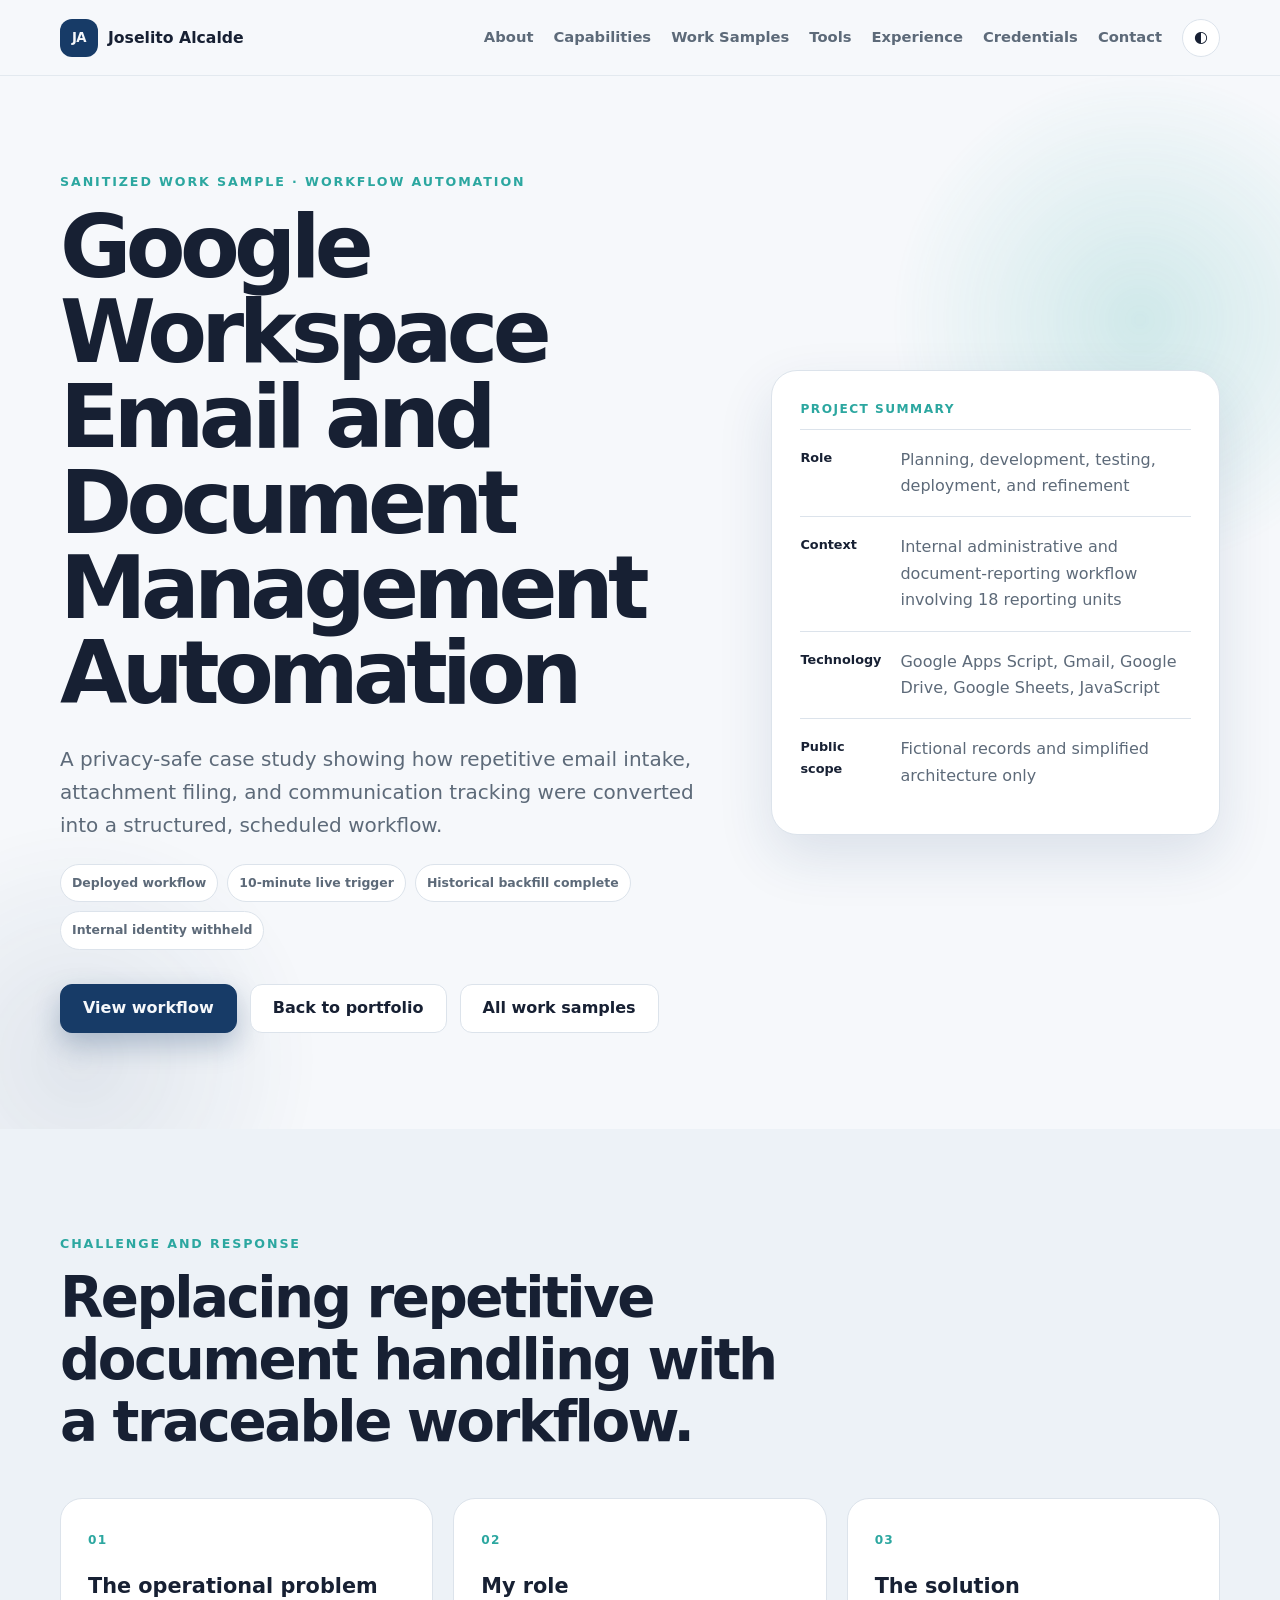
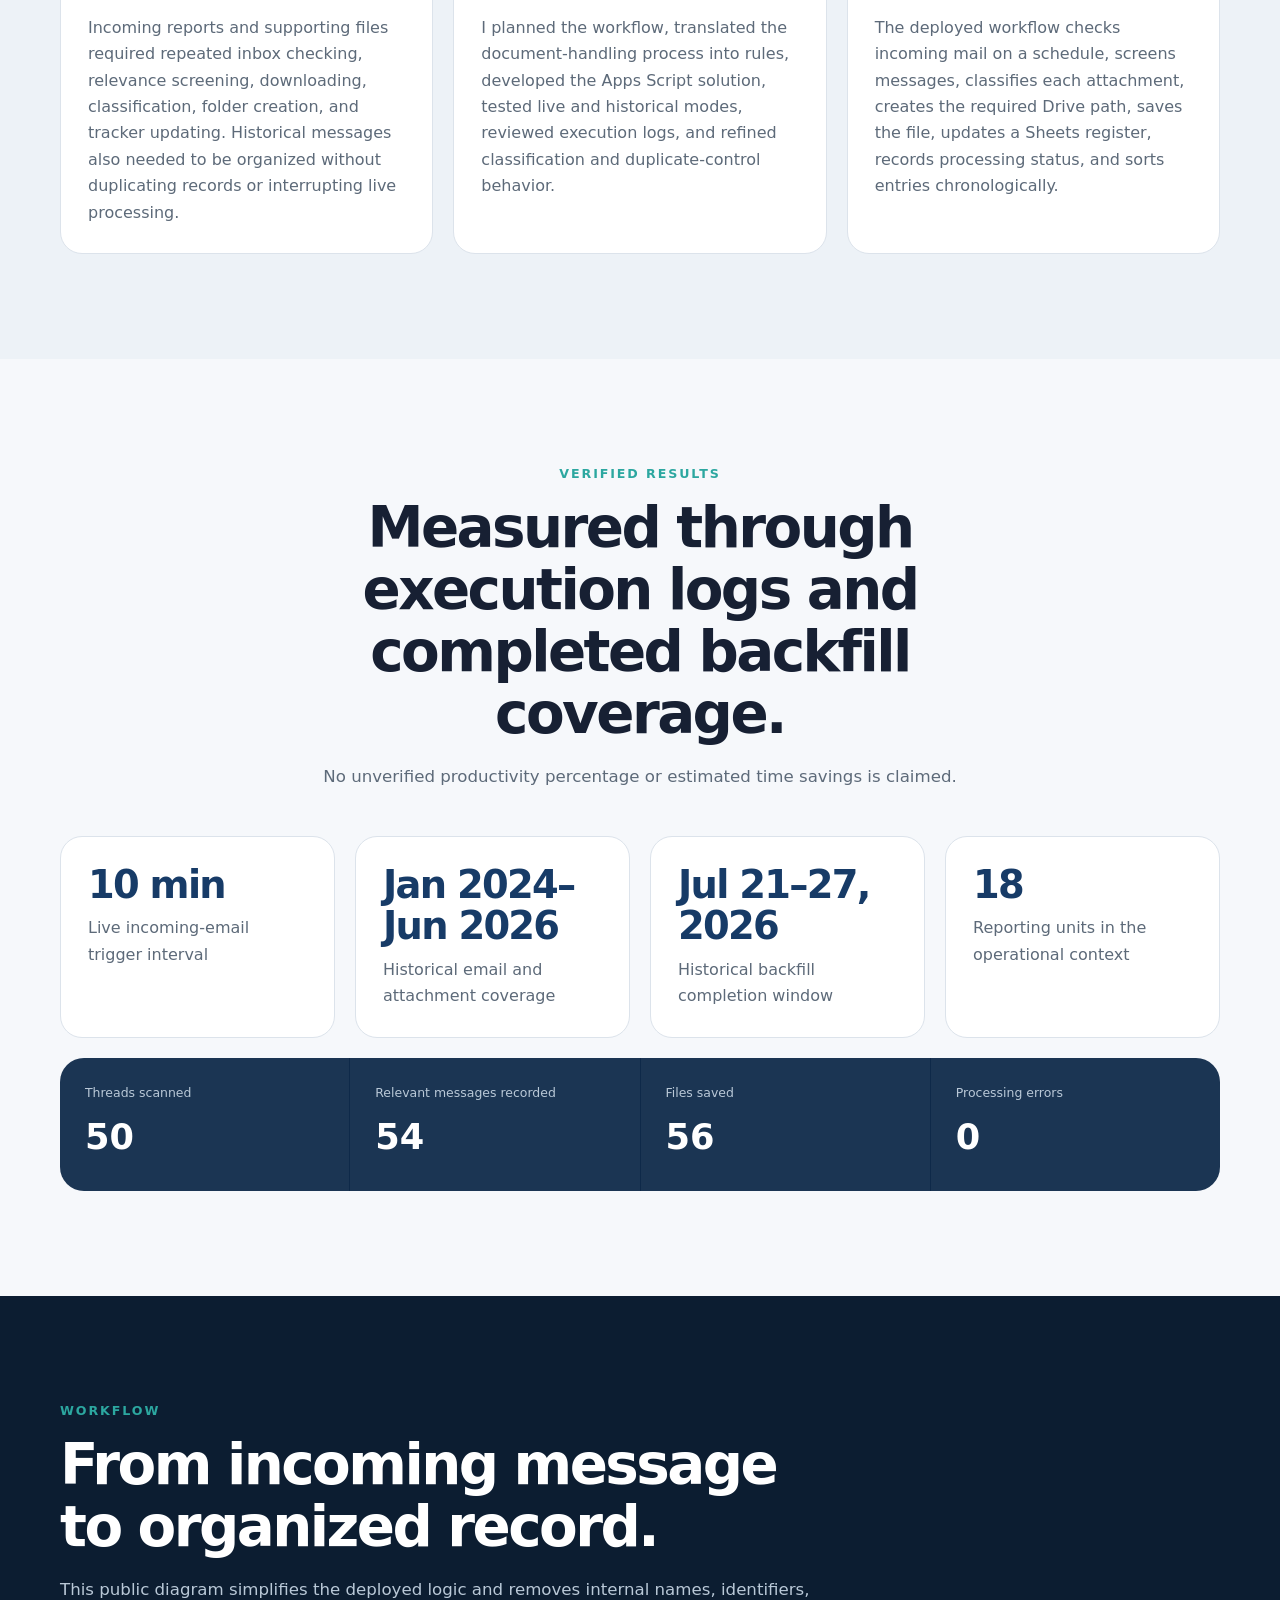
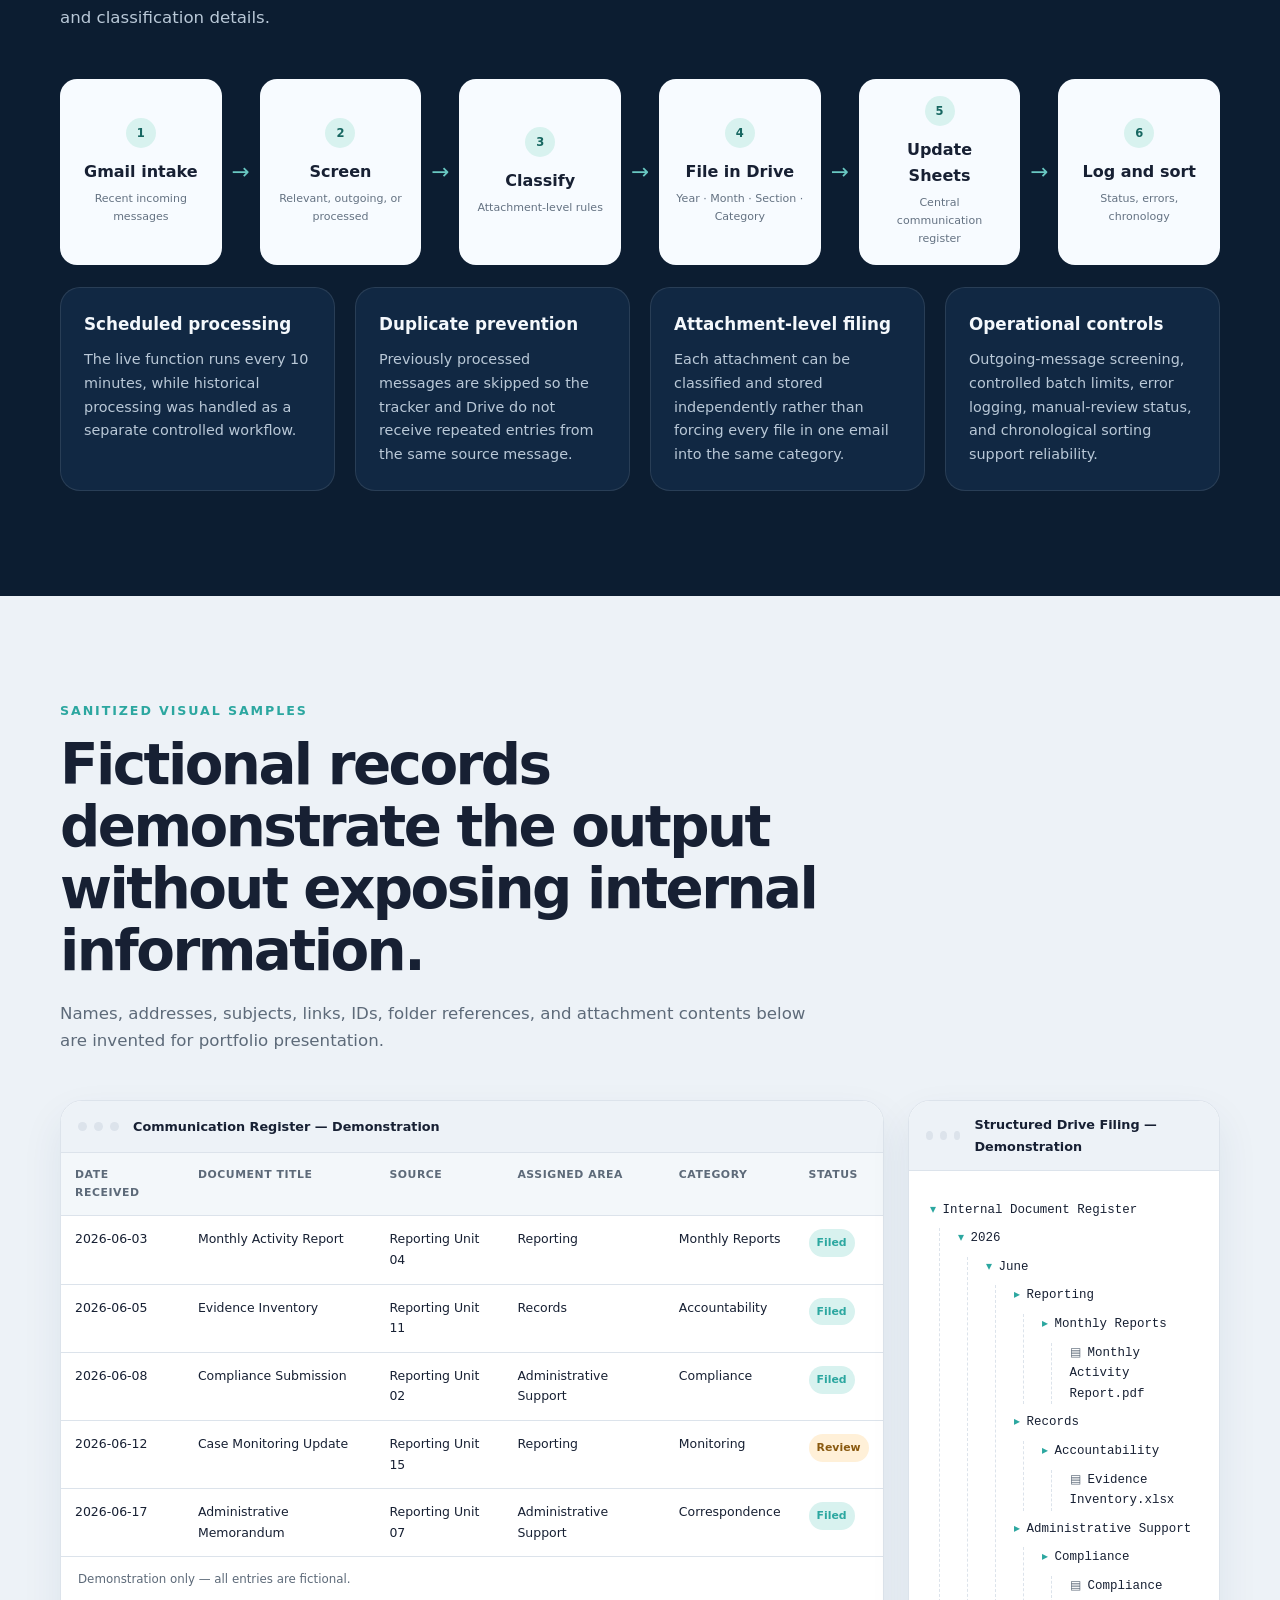
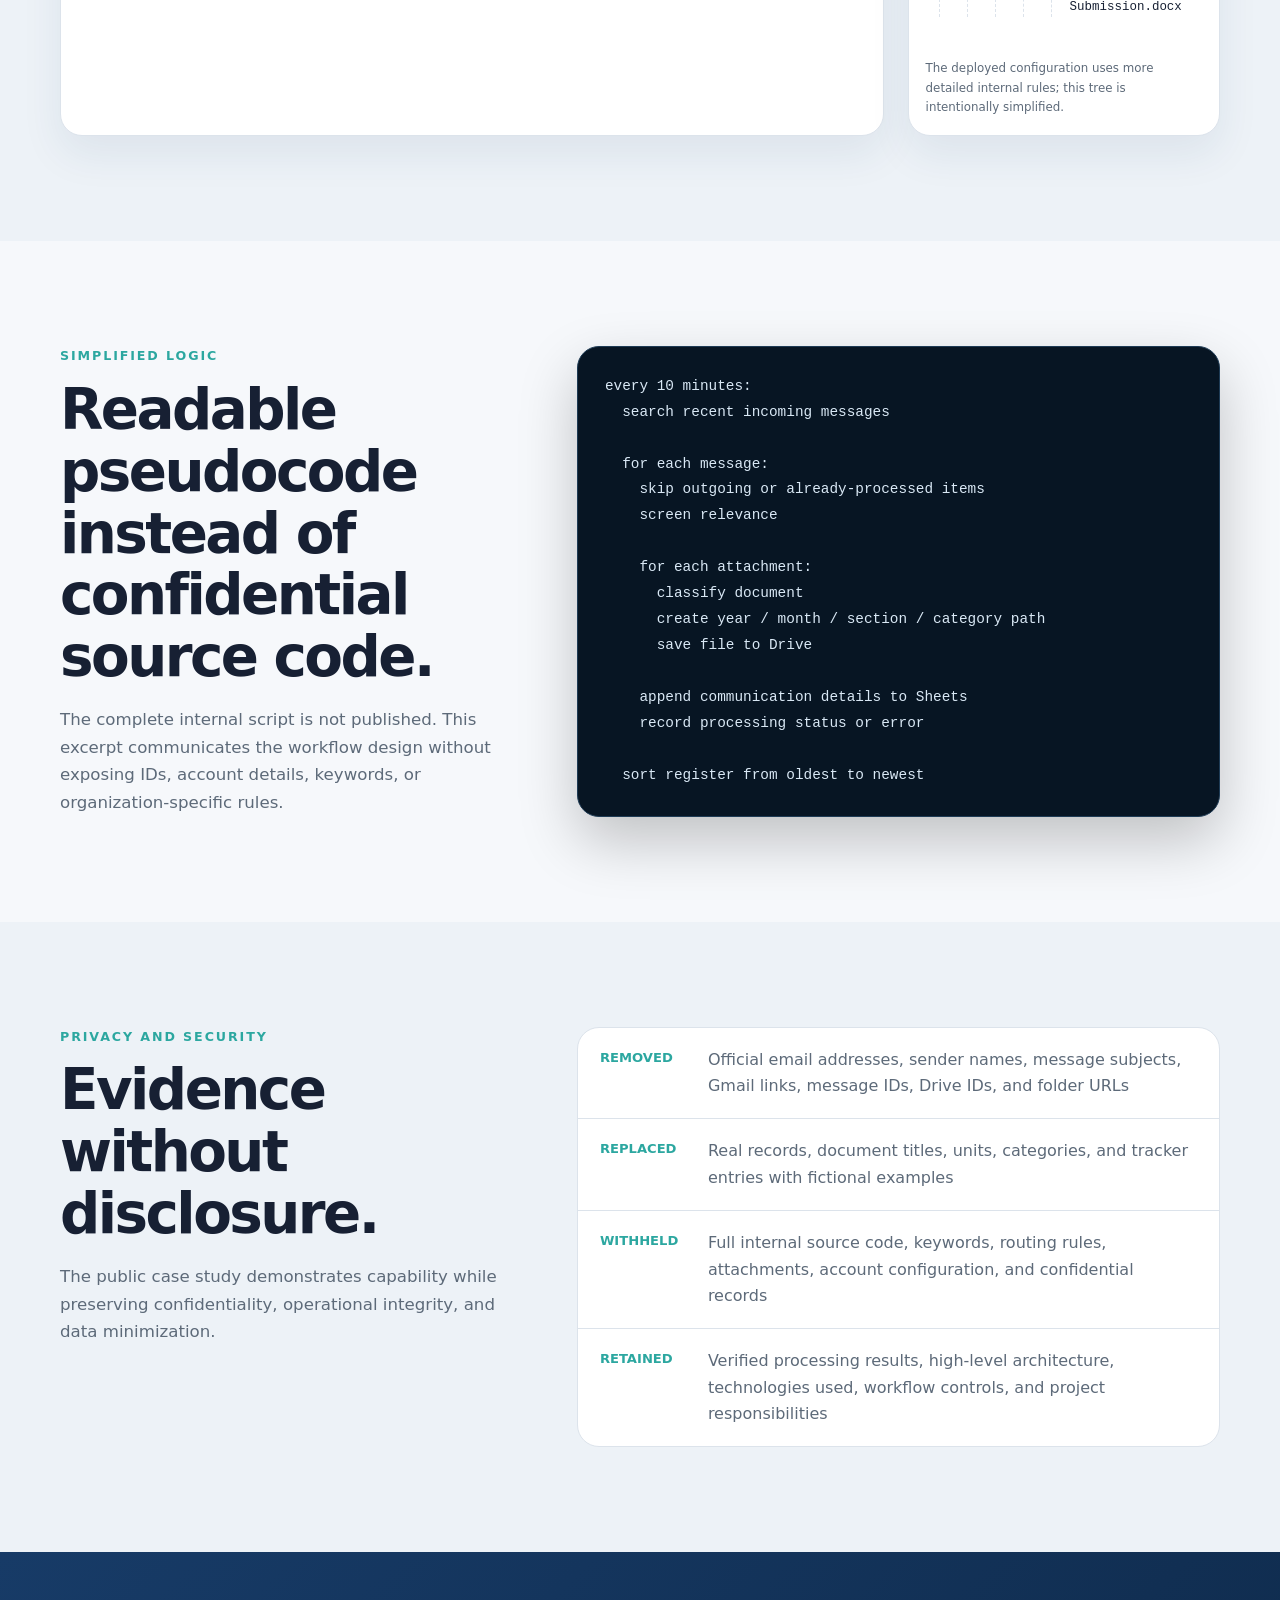
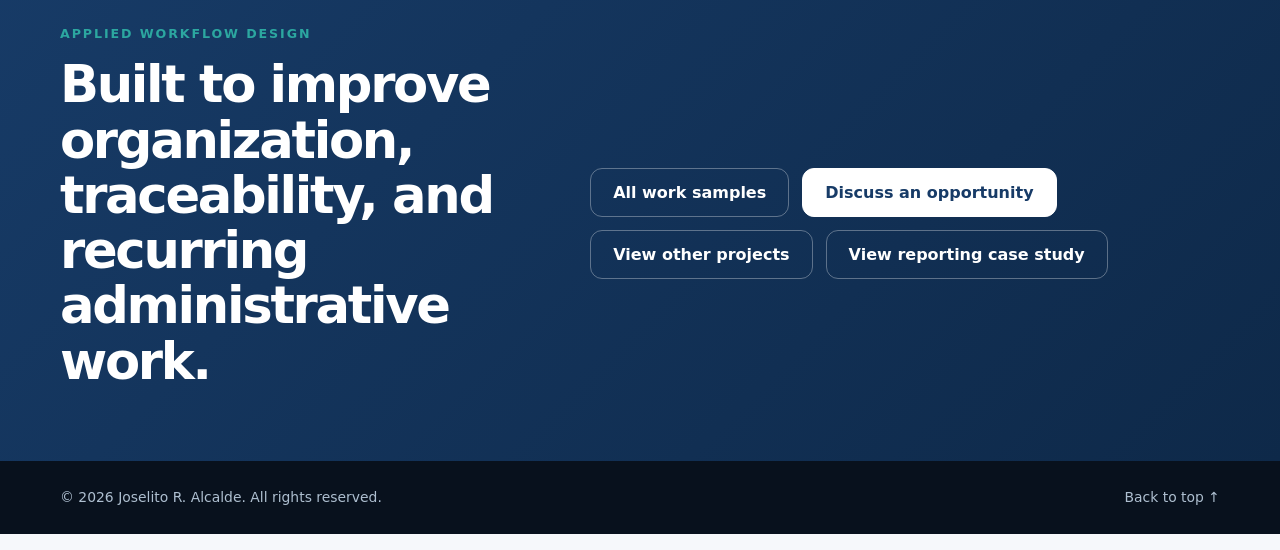
<file: automation-case-study.html>
<!DOCTYPE html>

<html lang="en">
<head>
<meta charset="utf-8"/>
<meta content="width=device-width, initial-scale=1" name="viewport"/>
<meta content="Sanitized case study of a Google Workspace email and document-management automation developed by Joselito R. Alcalde using Apps Script, Gmail, Drive, and Sheets." name="description"/>
<meta content="Joselito R. Alcalde" name="author"/>
<meta content="#173b67" name="theme-color"/>
<meta content="Google Workspace Automation Case Study | Joselito R. Alcalde" property="og:title"/>
<meta content="A privacy-safe work sample showing automated email intake, document classification, Drive filing, Sheets tracking, duplicate prevention, and verified execution results." property="og:description"/>
<meta content="article" property="og:type"/>
<meta content="https://alcalds.github.io/automation-case-study.html" property="og:url"/>
<meta content="https://alcalds.github.io/assets/images/social-preview.jpg" property="og:image"/>
<meta content="summary_large_image" name="twitter:card"/>
<link href="https://alcalds.github.io/automation-case-study.html" rel="canonical"/>
<title>Google Workspace Automation Case Study | Joselito R. Alcalde</title>
<link href="assets/favicon.svg" rel="icon" type="image/svg+xml"/>
<link href="styles.css?v=13" rel="stylesheet"/>
<script defer="" src="script.js?v=13"></script>
<script type="application/ld+json">
{
  "@context": "https://schema.org",
  "@type": "CreativeWork",
  "name": "Google Workspace Email and Document Management Automation",
  "author": {"@type": "Person", "name": "Joselito R. Alcalde"},
  "url": "https://alcalds.github.io/automation-case-study.html",
  "description": "A sanitized case study of a deployed workflow for email intake, attachment classification, structured Drive filing, centralized Sheets tracking, and controlled historical backfill.",
  "keywords": ["Google Apps Script", "Gmail automation", "Google Drive", "Google Sheets", "workflow automation", "document management"]
}
</script>
</head>
<body class="case-study-page">
<a class="skip-link" href="#main-content">Skip to content</a>
<header class="site-header" id="siteHeader">
<nav aria-label="Primary navigation" class="nav container">
<a aria-label="Joselito R. Alcalde home" class="brand" href="index.html#home">
<span class="brand-mark">JA</span><span class="brand-name">Joselito Alcalde</span>
</a>
<button aria-controls="navMenu" aria-expanded="false" aria-label="Open navigation" class="menu-button" id="menuButton" type="button"><span></span><span></span><span></span></button>
<div class="nav-menu" id="navMenu"><a href="index.html#about">About</a><a href="index.html#capabilities">Capabilities</a><a aria-current="page" class="active" href="work-samples.html">Work Samples</a><a href="index.html#tools">Tools</a><a href="index.html#experience">Experience</a><a href="index.html#credentials">Credentials</a><a href="index.html#contact">Contact</a><button aria-label="Switch theme" class="theme-button" id="themeButton" type="button"><span aria-hidden="true" class="theme-icon">◐</span></button></div>
</nav>
</header>
<main id="main-content">
<section class="case-hero" id="overview">
<div aria-hidden="true" class="hero-orb hero-orb-one"></div>
<div aria-hidden="true" class="hero-orb hero-orb-two"></div>
<div class="container case-hero-grid">
<div class="case-hero-copy reveal">
<p class="eyebrow">Sanitized Work Sample · Workflow Automation</p>
<h1>Google Workspace Email and Document Management Automation</h1>
<p class="case-lead">A privacy-safe case study showing how repetitive email intake, attachment filing, and communication tracking were converted into a structured, scheduled workflow.</p>
<div aria-label="Project highlights" class="case-badges">
<span>Deployed workflow</span><span>10-minute live trigger</span><span>Historical backfill complete</span><span>Internal identity withheld</span>
</div>
<div class="hero-actions">
<a class="button button-primary" href="#workflow">View workflow</a>
<a class="button button-secondary" href="index.html#projects">Back to portfolio</a>
<a class="button button-secondary" href="work-samples.html">All work samples</a></div>
</div>
<aside aria-label="Case study summary" class="case-summary-card reveal">
<p class="summary-label">Project summary</p>
<dl>
<div><dt>Role</dt><dd>Planning, development, testing, deployment, and refinement</dd></div>
<div><dt>Context</dt><dd>Internal administrative and document-reporting workflow involving 18 reporting units</dd></div>
<div><dt>Technology</dt><dd>Google Apps Script, Gmail, Google Drive, Google Sheets, JavaScript</dd></div>
<div><dt>Public scope</dt><dd>Fictional records and simplified architecture only</dd></div>
</dl>
</aside>
</div>
</section>
<section class="section section-soft" id="challenge">
<div class="container">
<div class="section-heading reveal">
<p class="section-kicker">Challenge and response</p>
<h2>Replacing repetitive document handling with a traceable workflow.</h2>
</div>
<div class="case-three-grid">
<article class="case-info-card reveal"><span>01</span><h3>The operational problem</h3><p>Incoming reports and supporting files required repeated inbox checking, relevance screening, downloading, classification, folder creation, and tracker updating. Historical messages also needed to be organized without duplicating records or interrupting live processing.</p></article>
<article class="case-info-card reveal"><span>02</span><h3>My role</h3><p>I planned the workflow, translated the document-handling process into rules, developed the Apps Script solution, tested live and historical modes, reviewed execution logs, and refined classification and duplicate-control behavior.</p></article>
<article class="case-info-card reveal"><span>03</span><h3>The solution</h3><p>The deployed workflow checks incoming mail on a schedule, screens messages, classifies each attachment, creates the required Drive path, saves the file, updates a Sheets register, records processing status, and sorts entries chronologically.</p></article>
</div>
</div>
</section>
<section class="section" id="results">
<div class="container">
<div class="section-heading centered reveal">
<p class="section-kicker">Verified results</p>
<h2>Measured through execution logs and completed backfill coverage.</h2>
<p>No unverified productivity percentage or estimated time savings is claimed.</p>
</div>
<div class="metric-grid">
<article class="metric-card reveal"><strong>10 min</strong><span>Live incoming-email trigger interval</span></article>
<article class="metric-card reveal"><strong>Jan 2024–Jun 2026</strong><span>Historical email and attachment coverage</span></article>
<article class="metric-card reveal"><strong>Jul 21–27, 2026</strong><span>Historical backfill completion window</span></article>
<article class="metric-card reveal"><strong>18</strong><span>Reporting units in the operational context</span></article>
</div>
<div aria-label="Documented historical processing batch" class="batch-result reveal">
<div><span>Threads scanned</span><strong>50</strong></div>
<div><span>Relevant messages recorded</span><strong>54</strong></div>
<div><span>Files saved</span><strong>56</strong></div>
<div><span>Processing errors</span><strong>0</strong></div>
</div>
</div>
</section>
<section class="section section-dark" id="workflow">
<div class="container">
<div class="section-heading light reveal">
<p class="section-kicker">Workflow</p>
<h2>From incoming message to organized record.</h2>
<p>This public diagram simplifies the deployed logic and removes internal names, identifiers, and classification details.</p>
</div>
<div aria-label="Incoming Gmail message is screened, attachments are classified, Drive folders are created, files are saved, the Sheets tracker is updated, and results are logged and sorted" class="case-workflow reveal" role="img">
<div class="case-flow-step"><span>1</span><strong>Gmail intake</strong><small>Recent incoming messages</small></div>
<i aria-hidden="true">→</i>
<div class="case-flow-step"><span>2</span><strong>Screen</strong><small>Relevant, outgoing, or processed</small></div>
<i aria-hidden="true">→</i>
<div class="case-flow-step"><span>3</span><strong>Classify</strong><small>Attachment-level rules</small></div>
<i aria-hidden="true">→</i>
<div class="case-flow-step"><span>4</span><strong>File in Drive</strong><small>Year · Month · Section · Category</small></div>
<i aria-hidden="true">→</i>
<div class="case-flow-step"><span>5</span><strong>Update Sheets</strong><small>Central communication register</small></div>
<i aria-hidden="true">→</i>
<div class="case-flow-step"><span>6</span><strong>Log and sort</strong><small>Status, errors, chronology</small></div>
</div>
<div class="case-feature-grid">
<article class="dark-feature-card reveal"><h3>Scheduled processing</h3><p>The live function runs every 10 minutes, while historical processing was handled as a separate controlled workflow.</p></article>
<article class="dark-feature-card reveal"><h3>Duplicate prevention</h3><p>Previously processed messages are skipped so the tracker and Drive do not receive repeated entries from the same source message.</p></article>
<article class="dark-feature-card reveal"><h3>Attachment-level filing</h3><p>Each attachment can be classified and stored independently rather than forcing every file in one email into the same category.</p></article>
<article class="dark-feature-card reveal"><h3>Operational controls</h3><p>Outgoing-message screening, controlled batch limits, error logging, manual-review status, and chronological sorting support reliability.</p></article>
</div>
</div>
</section>
<section class="section section-soft" id="samples">
<div class="container">
<div class="section-heading reveal">
<p class="section-kicker">Sanitized visual samples</p>
<h2>Fictional records demonstrate the output without exposing internal information.</h2>
<p>Names, addresses, subjects, links, IDs, folder references, and attachment contents below are invented for portfolio presentation.</p>
</div>
<div class="sample-grid">
<section aria-labelledby="tracker-title" class="tracker-sample reveal">
<div class="sample-window-bar"><span></span><span></span><span></span><strong id="tracker-title">Communication Register — Demonstration</strong></div>
<div class="table-scroll">
<table>
<thead><tr><th>Date received</th><th>Document title</th><th>Source</th><th>Assigned area</th><th>Category</th><th>Status</th></tr></thead>
<tbody>
<tr><td>2026-06-03</td><td>Monthly Activity Report</td><td>Reporting Unit 04</td><td>Reporting</td><td>Monthly Reports</td><td><span class="table-status">Filed</span></td></tr>
<tr><td>2026-06-05</td><td>Evidence Inventory</td><td>Reporting Unit 11</td><td>Records</td><td>Accountability</td><td><span class="table-status">Filed</span></td></tr>
<tr><td>2026-06-08</td><td>Compliance Submission</td><td>Reporting Unit 02</td><td>Administrative Support</td><td>Compliance</td><td><span class="table-status">Filed</span></td></tr>
<tr><td>2026-06-12</td><td>Case Monitoring Update</td><td>Reporting Unit 15</td><td>Reporting</td><td>Monitoring</td><td><span class="table-status review">Review</span></td></tr>
<tr><td>2026-06-17</td><td>Administrative Memorandum</td><td>Reporting Unit 07</td><td>Administrative Support</td><td>Correspondence</td><td><span class="table-status">Filed</span></td></tr>
</tbody>
</table>
</div>
<p class="sample-note">Demonstration only — all entries are fictional.</p>
</section>
<section aria-labelledby="folder-title" class="folder-sample reveal">
<div class="sample-window-bar"><span></span><span></span><span></span><strong id="folder-title">Structured Drive Filing — Demonstration</strong></div>
<ul class="folder-tree">
<li class="folder open">Internal Document Register
<ul><li class="folder open">2026
<ul><li class="folder open">June
<ul>
<li class="folder">Reporting<ul><li class="folder">Monthly Reports<ul><li class="file">Monthly Activity Report.pdf</li></ul></li></ul></li>
<li class="folder">Records<ul><li class="folder">Accountability<ul><li class="file">Evidence Inventory.xlsx</li></ul></li></ul></li>
<li class="folder">Administrative Support<ul><li class="folder">Compliance<ul><li class="file">Compliance Submission.docx</li></ul></li></ul></li>
</ul></li></ul></li></ul>
</li>
</ul>
<p class="sample-note">The deployed configuration uses more detailed internal rules; this tree is intentionally simplified.</p>
</section>
</div>
</div>
</section>
<section class="section" id="logic">
<div class="container code-layout">
<div class="section-heading reveal">
<p class="section-kicker">Simplified logic</p>
<h2>Readable pseudocode instead of confidential source code.</h2>
<p>The complete internal script is not published. This excerpt communicates the workflow design without exposing IDs, account details, keywords, or organization-specific rules.</p>
</div>
<pre aria-label="Simplified automation pseudocode" class="pseudo-code reveal"><code>every 10 minutes:
  search recent incoming messages

  for each message:
    skip outgoing or already-processed items
    screen relevance

    for each attachment:
      classify document
      create year / month / section / category path
      save file to Drive

    append communication details to Sheets
    record processing status or error

  sort register from oldest to newest</code></pre>
</div>
</section>
<section class="section section-soft" id="privacy">
<div class="container privacy-layout">
<div class="section-heading reveal">
<p class="section-kicker">Privacy and security</p>
<h2>Evidence without disclosure.</h2>
<p>The public case study demonstrates capability while preserving confidentiality, operational integrity, and data minimization.</p>
</div>
<div class="privacy-list reveal">
<div><strong>Removed</strong><span>Official email addresses, sender names, message subjects, Gmail links, message IDs, Drive IDs, and folder URLs</span></div>
<div><strong>Replaced</strong><span>Real records, document titles, units, categories, and tracker entries with fictional examples</span></div>
<div><strong>Withheld</strong><span>Full internal source code, keywords, routing rules, attachments, account configuration, and confidential records</span></div>
<div><strong>Retained</strong><span>Verified processing results, high-level architecture, technologies used, workflow controls, and project responsibilities</span></div>
</div>
</div>
</section>
<section class="case-cta">
<div class="container case-cta-inner reveal">
<div><p class="section-kicker">Applied workflow design</p><h2>Built to improve organization, traceability, and recurring administrative work.</h2></div>
<div class="hero-actions"><a class="button case-outline-button" href="work-samples.html">All work samples</a><a class="button button-light" href="index.html#contact">Discuss an opportunity</a><a class="button case-outline-button" href="index.html#projects">View other projects</a><a class="button case-outline-button" href="data-reporting-case-study.html">View reporting case study</a></div>
</div>
</section>
</main>
<footer class="site-footer">
<div class="container footer-inner"><p>© <span id="currentYear"></span> Joselito R. Alcalde. All rights reserved.</p><a href="#overview">Back to top ↑</a></div>
</footer>
</body>
</html>
</file>
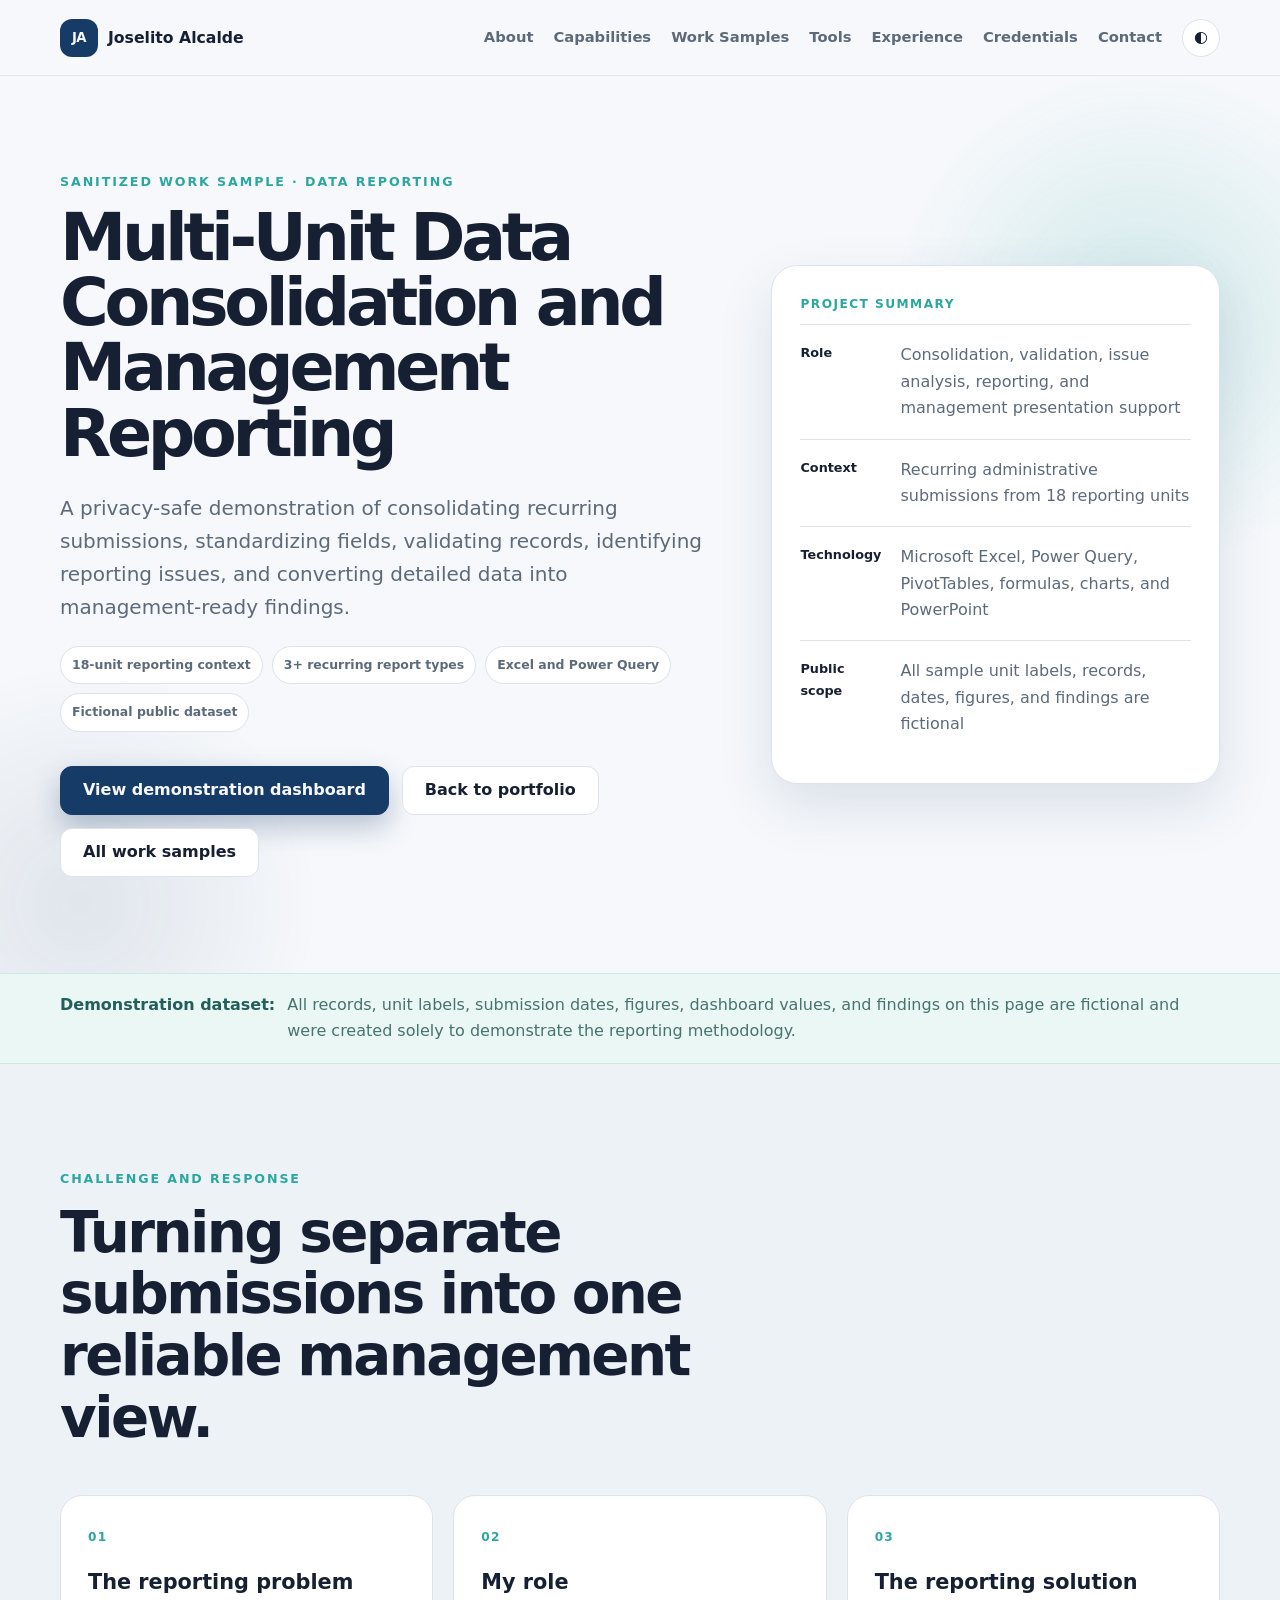
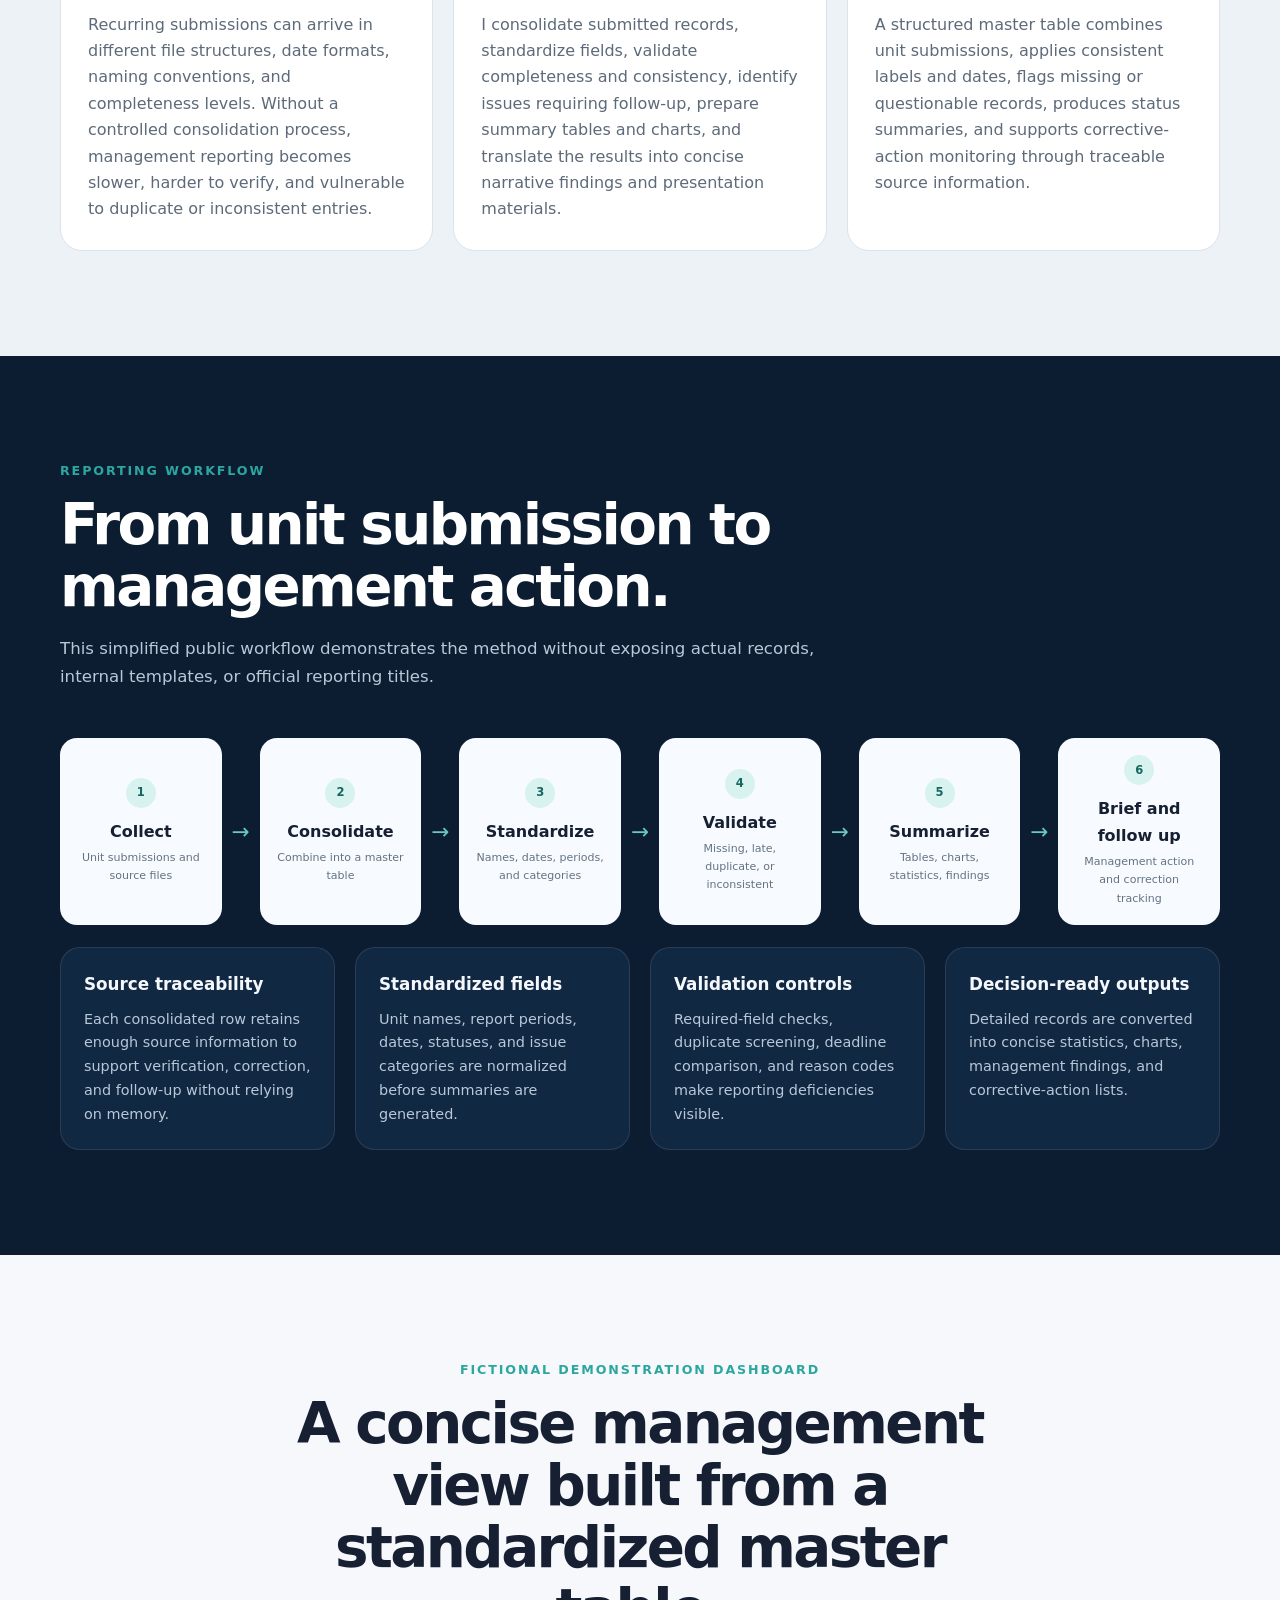
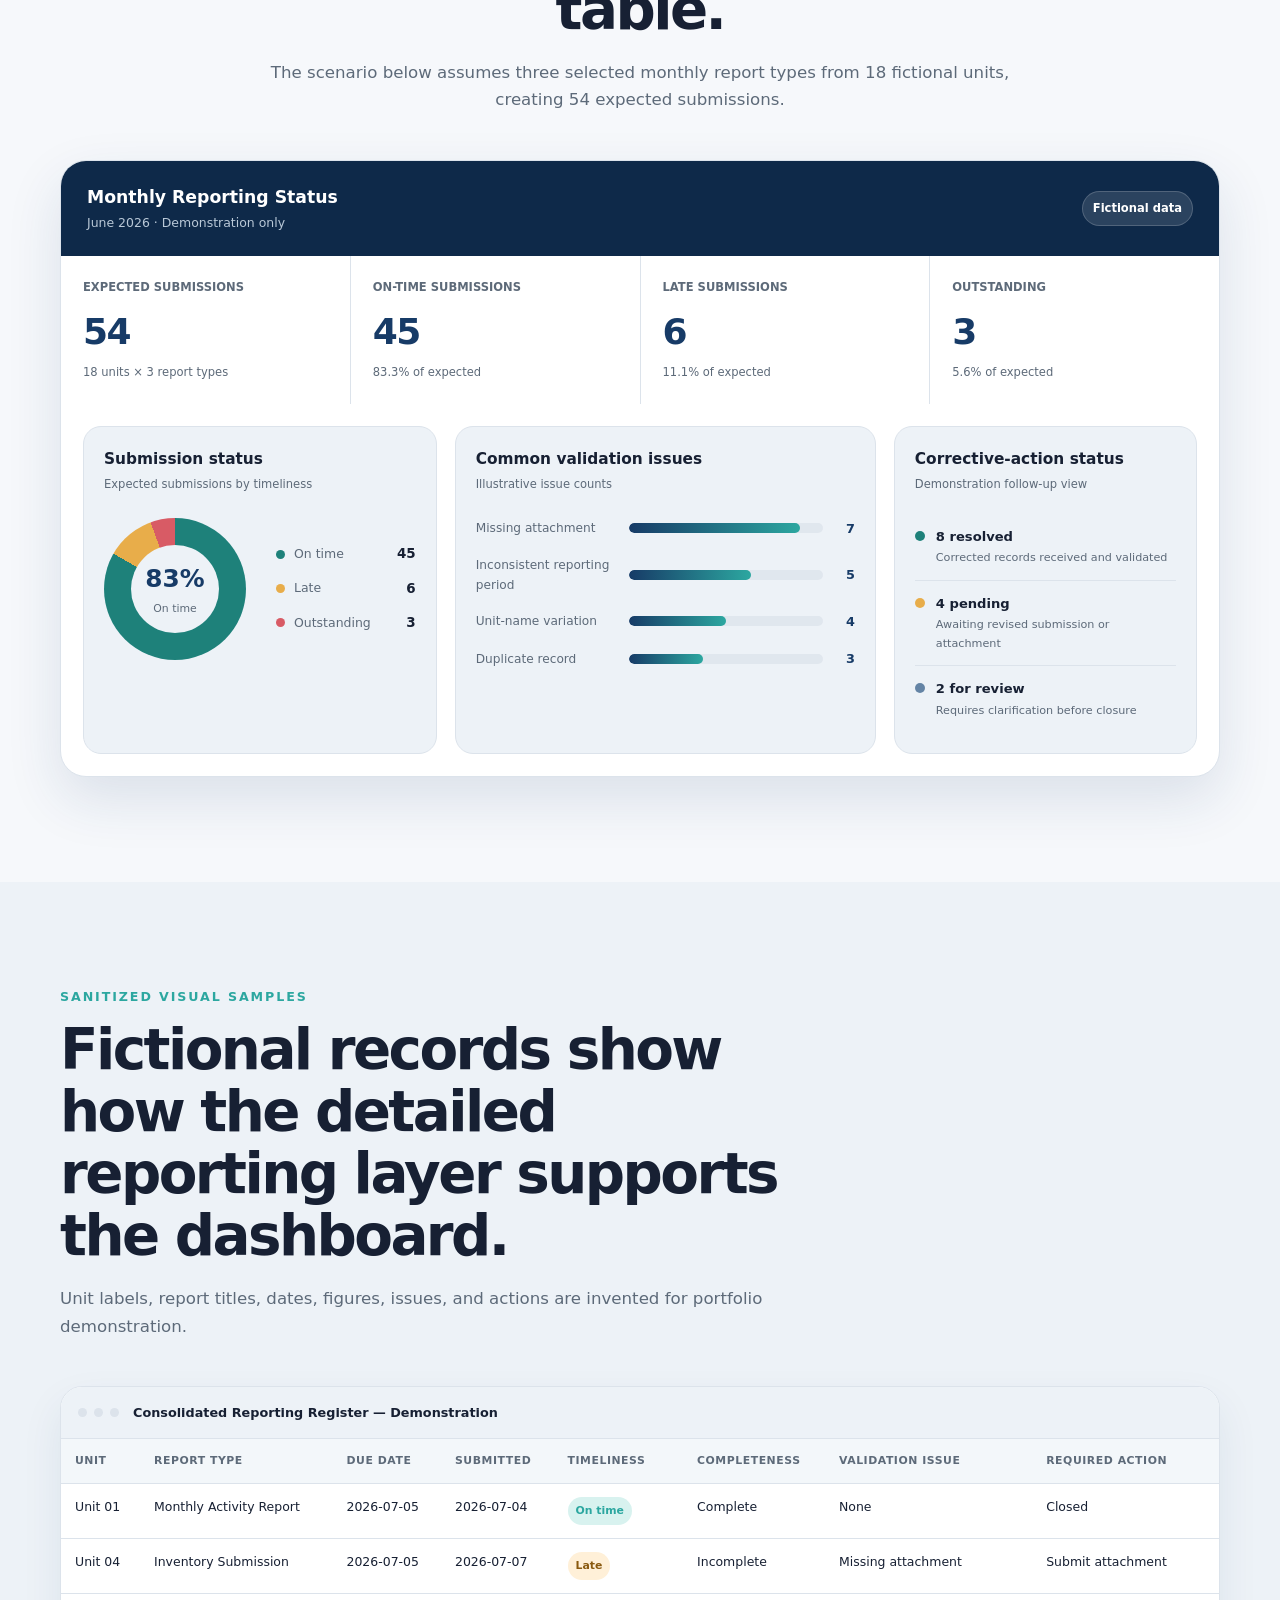
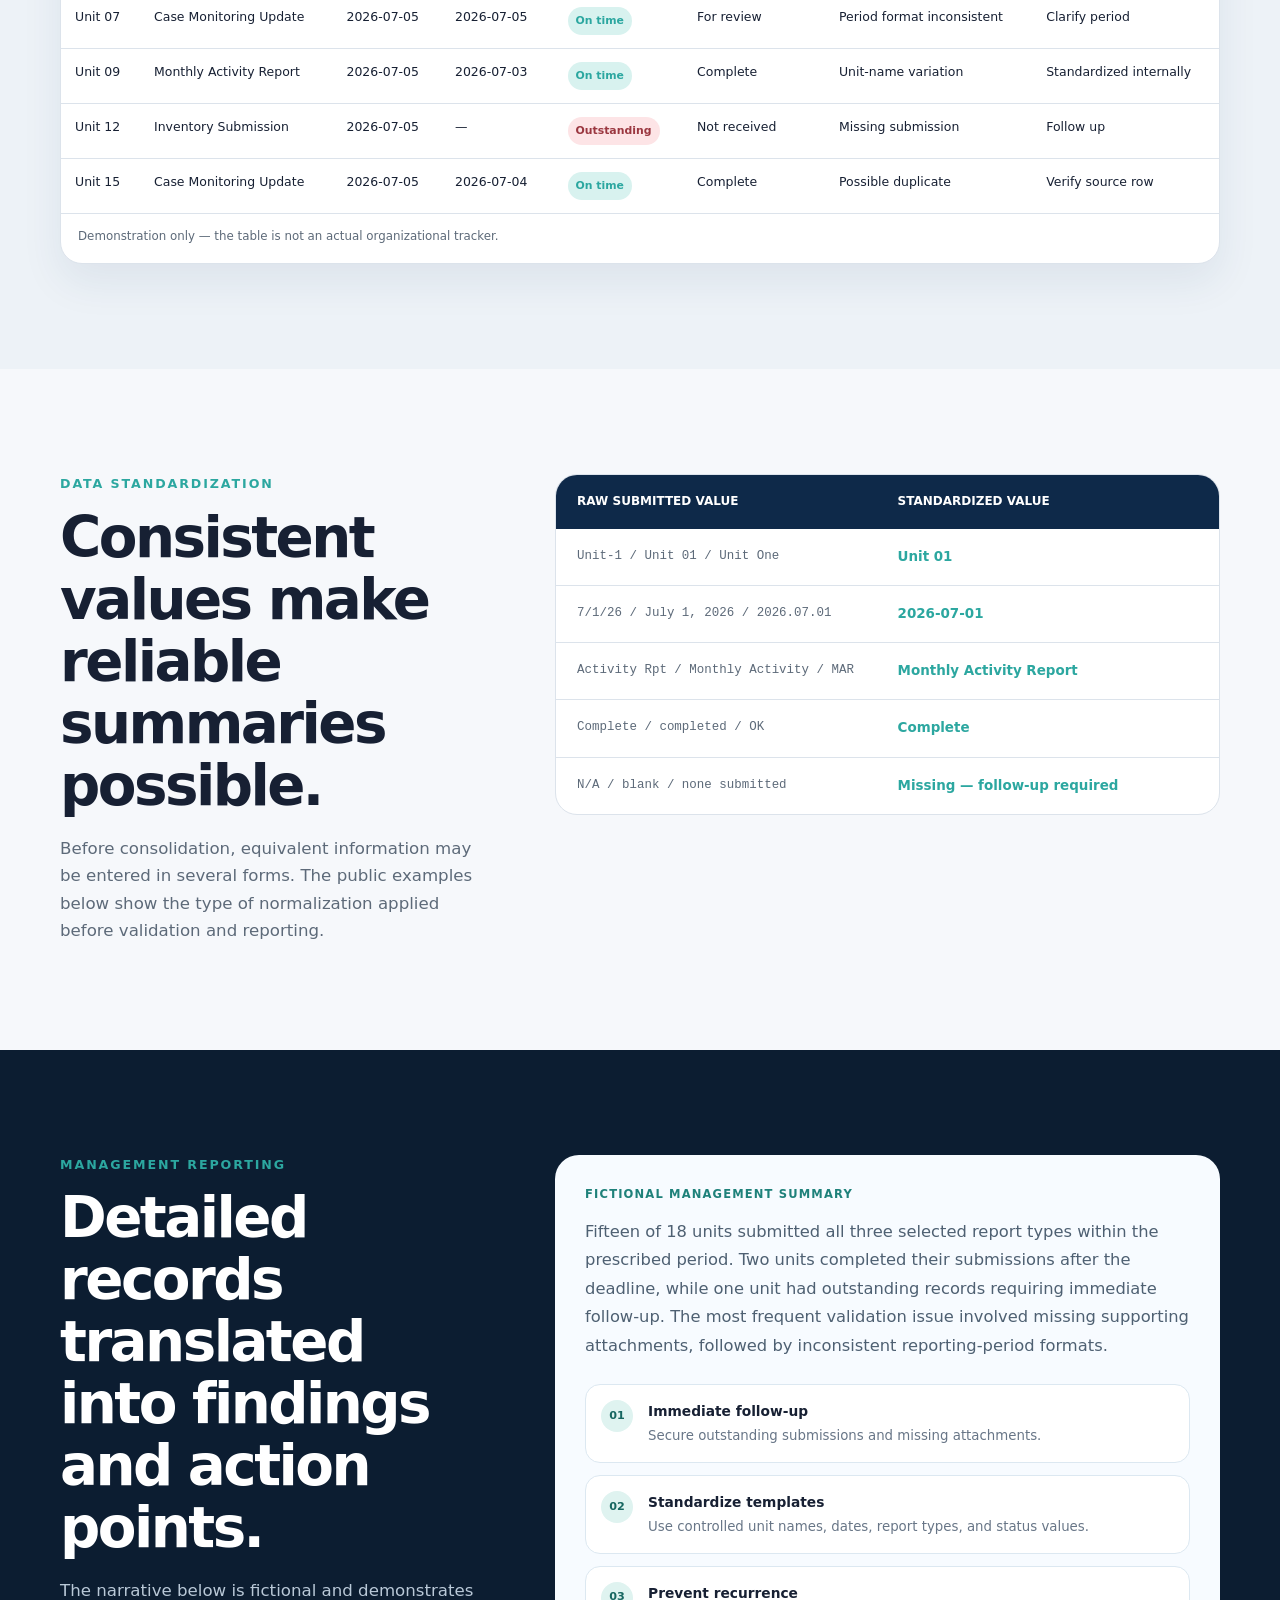
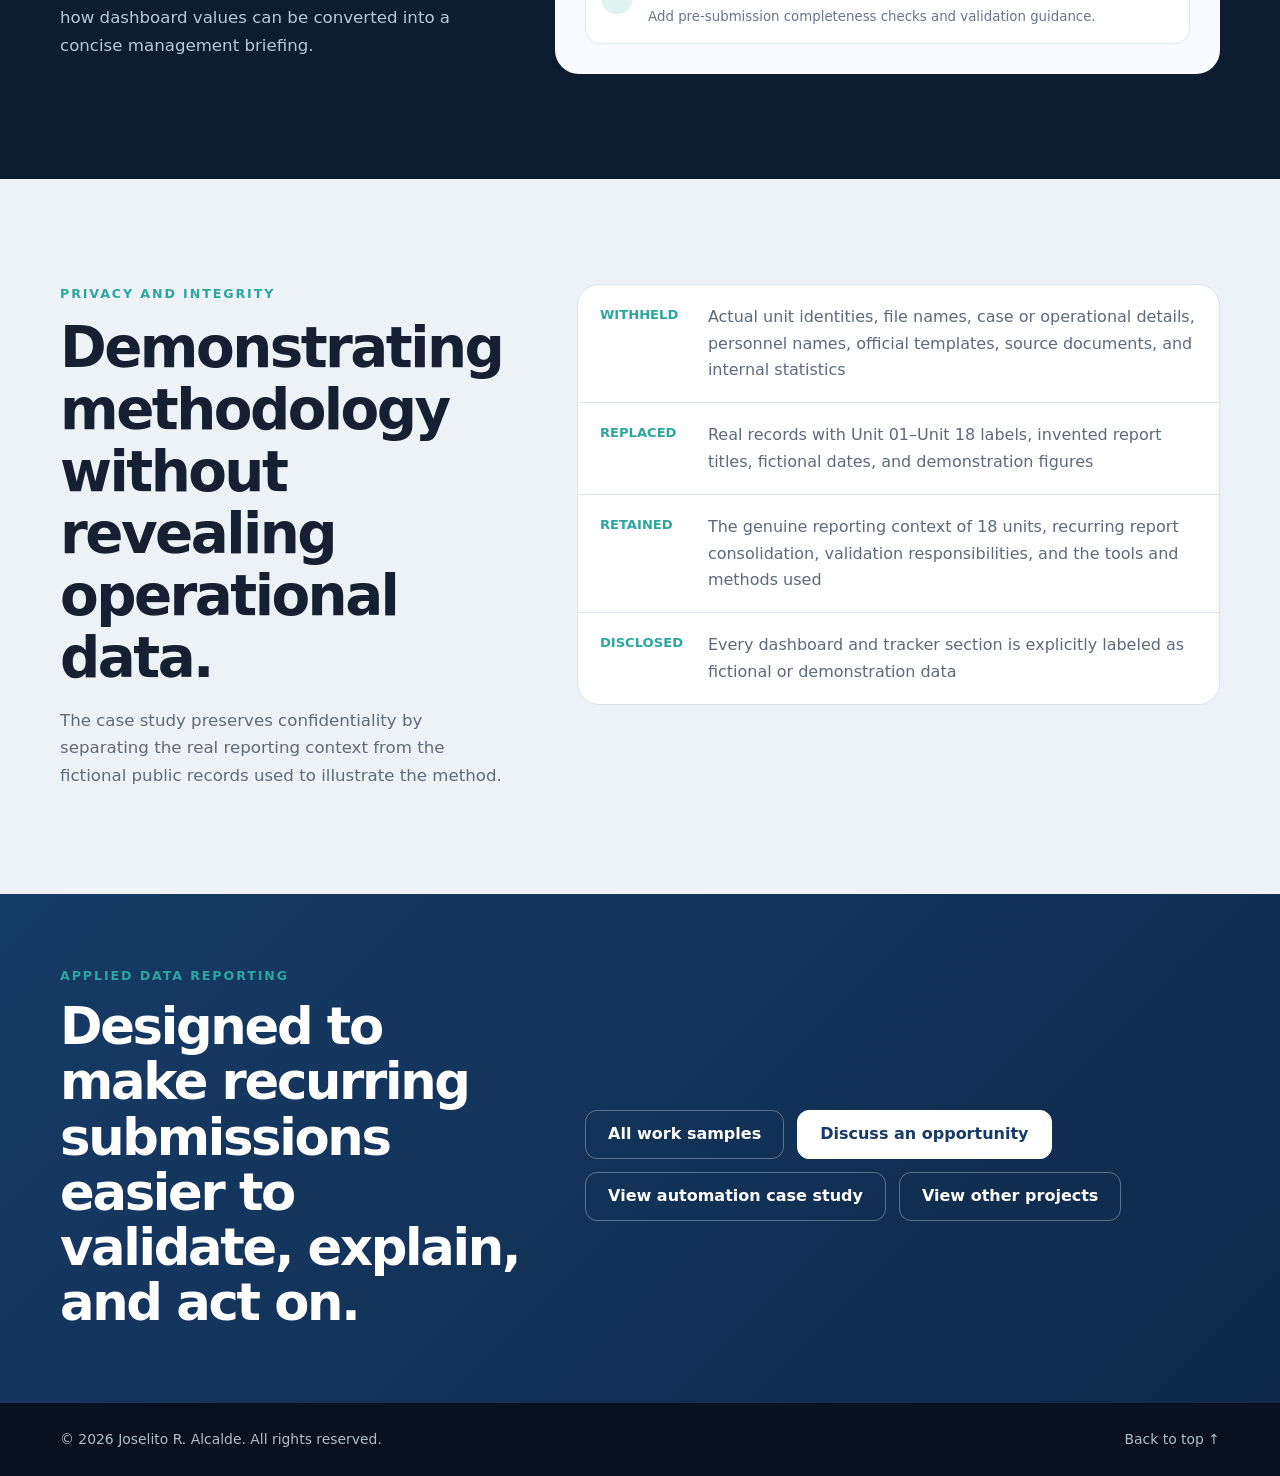
<file: data-reporting-case-study.html>
<!DOCTYPE html>

<html lang="en">
<head>
<meta charset="utf-8"/>
<meta content="width=device-width, initial-scale=1" name="viewport"/>
<meta content="Sanitized case study by Joselito R. Alcalde demonstrating multi-unit report consolidation, data standardization, validation, dashboard summaries, and management reporting using Excel and Power Query." name="description"/>
<meta content="Joselito R. Alcalde" name="author"/>
<meta content="#173b67" name="theme-color"/>
<meta content="Data Reporting Case Study | Joselito R. Alcalde" property="og:title"/>
<meta content="A privacy-safe work sample showing consolidation of recurring submissions, data validation, fictional dashboard reporting, and corrective-action monitoring." property="og:description"/>
<meta content="article" property="og:type"/>
<meta content="https://alcalds.github.io/data-reporting-case-study.html" property="og:url"/>
<meta content="https://alcalds.github.io/assets/images/social-preview.jpg" property="og:image"/>
<meta content="summary_large_image" name="twitter:card"/>
<link href="https://alcalds.github.io/data-reporting-case-study.html" rel="canonical"/>
<title>Data Reporting Case Study | Joselito R. Alcalde</title>
<link href="assets/favicon.svg" rel="icon" type="image/svg+xml"/>
<link href="styles.css?v=13" rel="stylesheet"/>
<script defer="" src="script.js?v=13"></script>
<script type="application/ld+json">
{
  "@context": "https://schema.org",
  "@type": "CreativeWork",
  "name": "Multi-Unit Data Consolidation and Management Reporting",
  "author": {"@type": "Person", "name": "Joselito R. Alcalde"},
  "url": "https://alcalds.github.io/data-reporting-case-study.html",
  "description": "A sanitized demonstration of report consolidation, data standardization, validation, dashboard reporting, and corrective-action monitoring for a multi-unit administrative workflow.",
  "keywords": ["Microsoft Excel", "Power Query", "data consolidation", "data validation", "management reporting", "PivotTables", "PowerPoint"]
}
</script>
</head>
<body class="case-study-page reporting-case-page">
<a class="skip-link" href="#main-content">Skip to content</a>
<header class="site-header" id="siteHeader">
<nav aria-label="Primary navigation" class="nav container">
<a aria-label="Joselito R. Alcalde home" class="brand" href="index.html#home"><span class="brand-mark">JA</span><span class="brand-name">Joselito Alcalde</span></a>
<button aria-controls="navMenu" aria-expanded="false" aria-label="Open navigation" class="menu-button" id="menuButton" type="button"><span></span><span></span><span></span></button>
<div class="nav-menu" id="navMenu"><a href="index.html#about">About</a><a href="index.html#capabilities">Capabilities</a><a aria-current="page" class="active" href="work-samples.html">Work Samples</a><a href="index.html#tools">Tools</a><a href="index.html#experience">Experience</a><a href="index.html#credentials">Credentials</a><a href="index.html#contact">Contact</a><button aria-label="Switch theme" class="theme-button" id="themeButton" type="button"><span aria-hidden="true" class="theme-icon">◐</span></button></div>
</nav>
</header>
<main id="main-content">
<section class="case-hero reporting-case-hero" id="overview">
<div aria-hidden="true" class="hero-orb hero-orb-one"></div><div aria-hidden="true" class="hero-orb hero-orb-two"></div>
<div class="container case-hero-grid">
<div class="case-hero-copy reveal">
<p class="eyebrow">Sanitized Work Sample · Data Reporting</p>
<h1>Multi-Unit Data Consolidation and Management Reporting</h1>
<p class="case-lead">A privacy-safe demonstration of consolidating recurring submissions, standardizing fields, validating records, identifying reporting issues, and converting detailed data into management-ready findings.</p>
<div aria-label="Project highlights" class="case-badges"><span>18-unit reporting context</span><span>3+ recurring report types</span><span>Excel and Power Query</span><span>Fictional public dataset</span></div>
<div class="hero-actions"><a class="button button-primary" href="#dashboard">View demonstration dashboard</a><a class="button button-secondary" href="index.html#projects">Back to portfolio</a><a class="button button-secondary" href="work-samples.html">All work samples</a></div>
</div>
<aside aria-label="Case study summary" class="case-summary-card reveal">
<p class="summary-label">Project summary</p>
<dl>
<div><dt>Role</dt><dd>Consolidation, validation, issue analysis, reporting, and management presentation support</dd></div>
<div><dt>Context</dt><dd>Recurring administrative submissions from 18 reporting units</dd></div>
<div><dt>Technology</dt><dd>Microsoft Excel, Power Query, PivotTables, formulas, charts, and PowerPoint</dd></div>
<div><dt>Public scope</dt><dd>All sample unit labels, records, dates, figures, and findings are fictional</dd></div>
</dl>
</aside>
</div>
</section>
<section aria-label="Demonstration dataset disclosure" class="demo-disclosure">
<div class="container"><strong>Demonstration dataset:</strong><span>All records, unit labels, submission dates, figures, dashboard values, and findings on this page are fictional and were created solely to demonstrate the reporting methodology.</span></div>
</section>
<section class="section section-soft" id="challenge">
<div class="container">
<div class="section-heading reveal"><p class="section-kicker">Challenge and response</p><h2>Turning separate submissions into one reliable management view.</h2></div>
<div class="case-three-grid">
<article class="case-info-card reveal"><span>01</span><h3>The reporting problem</h3><p>Recurring submissions can arrive in different file structures, date formats, naming conventions, and completeness levels. Without a controlled consolidation process, management reporting becomes slower, harder to verify, and vulnerable to duplicate or inconsistent entries.</p></article>
<article class="case-info-card reveal"><span>02</span><h3>My role</h3><p>I consolidate submitted records, standardize fields, validate completeness and consistency, identify issues requiring follow-up, prepare summary tables and charts, and translate the results into concise narrative findings and presentation materials.</p></article>
<article class="case-info-card reveal"><span>03</span><h3>The reporting solution</h3><p>A structured master table combines unit submissions, applies consistent labels and dates, flags missing or questionable records, produces status summaries, and supports corrective-action monitoring through traceable source information.</p></article>
</div>
</div>
</section>
<section class="section section-dark" id="workflow">
<div class="container">
<div class="section-heading light reveal"><p class="section-kicker">Reporting workflow</p><h2>From unit submission to management action.</h2><p>This simplified public workflow demonstrates the method without exposing actual records, internal templates, or official reporting titles.</p></div>
<div aria-label="Unit submissions are consolidated, standardized, validated, summarized, presented to management, and monitored for corrective action" class="case-workflow reveal" role="img">
<div class="case-flow-step"><span>1</span><strong>Collect</strong><small>Unit submissions and source files</small></div><i aria-hidden="true">→</i>
<div class="case-flow-step"><span>2</span><strong>Consolidate</strong><small>Combine into a master table</small></div><i aria-hidden="true">→</i>
<div class="case-flow-step"><span>3</span><strong>Standardize</strong><small>Names, dates, periods, and categories</small></div><i aria-hidden="true">→</i>
<div class="case-flow-step"><span>4</span><strong>Validate</strong><small>Missing, late, duplicate, or inconsistent</small></div><i aria-hidden="true">→</i>
<div class="case-flow-step"><span>5</span><strong>Summarize</strong><small>Tables, charts, statistics, findings</small></div><i aria-hidden="true">→</i>
<div class="case-flow-step"><span>6</span><strong>Brief and follow up</strong><small>Management action and correction tracking</small></div>
</div>
<div class="case-feature-grid">
<article class="dark-feature-card reveal"><h3>Source traceability</h3><p>Each consolidated row retains enough source information to support verification, correction, and follow-up without relying on memory.</p></article>
<article class="dark-feature-card reveal"><h3>Standardized fields</h3><p>Unit names, report periods, dates, statuses, and issue categories are normalized before summaries are generated.</p></article>
<article class="dark-feature-card reveal"><h3>Validation controls</h3><p>Required-field checks, duplicate screening, deadline comparison, and reason codes make reporting deficiencies visible.</p></article>
<article class="dark-feature-card reveal"><h3>Decision-ready outputs</h3><p>Detailed records are converted into concise statistics, charts, management findings, and corrective-action lists.</p></article>
</div>
</div>
</section>
<section class="section" id="dashboard">
<div class="container">
<div class="section-heading centered reveal"><p class="section-kicker">Fictional demonstration dashboard</p><h2>A concise management view built from a standardized master table.</h2><p>The scenario below assumes three selected monthly report types from 18 fictional units, creating 54 expected submissions.</p></div>
<div class="report-dashboard reveal">
<div class="dashboard-header"><div><strong>Monthly Reporting Status</strong><span>June 2026 · Demonstration only</span></div><span class="demo-pill">Fictional data</span></div>
<div class="dashboard-kpis">
<article><span>Expected submissions</span><strong>54</strong><small>18 units × 3 report types</small></article>
<article><span>On-time submissions</span><strong>45</strong><small>83.3% of expected</small></article>
<article><span>Late submissions</span><strong>6</strong><small>11.1% of expected</small></article>
<article><span>Outstanding</span><strong>3</strong><small>5.6% of expected</small></article>
</div>
<div class="dashboard-grid">
<section aria-labelledby="status-chart-title" class="dashboard-panel status-panel">
<div class="panel-title"><div><strong id="status-chart-title">Submission status</strong><span>Expected submissions by timeliness</span></div></div>
<div class="donut-layout">
<div aria-label="Fictional status chart: 83.3 percent on time, 11.1 percent late, 5.6 percent outstanding" class="status-donut" role="img"><div><strong>83%</strong><span>On time</span></div></div>
<ul class="chart-legend"><li><i class="legend-on-time"></i><span>On time</span><strong>45</strong></li><li><i class="legend-late"></i><span>Late</span><strong>6</strong></li><li><i class="legend-missing"></i><span>Outstanding</span><strong>3</strong></li></ul>
</div>
</section>
<section aria-labelledby="issue-chart-title" class="dashboard-panel issue-panel">
<div class="panel-title"><div><strong id="issue-chart-title">Common validation issues</strong><span>Illustrative issue counts</span></div></div>
<div class="issue-bars">
<div class="issue-row"><span>Missing attachment</span><i><b style="width:88%"></b></i><strong>7</strong></div>
<div class="issue-row"><span>Inconsistent reporting period</span><i><b style="width:63%"></b></i><strong>5</strong></div>
<div class="issue-row"><span>Unit-name variation</span><i><b style="width:50%"></b></i><strong>4</strong></div>
<div class="issue-row"><span>Duplicate record</span><i><b style="width:38%"></b></i><strong>3</strong></div>
</div>
</section>
<section aria-labelledby="action-title" class="dashboard-panel action-panel">
<div class="panel-title"><div><strong id="action-title">Corrective-action status</strong><span>Demonstration follow-up view</span></div></div>
<div class="action-list"><div><span class="action-dot resolved"></span><p><strong>8 resolved</strong><small>Corrected records received and validated</small></p></div><div><span class="action-dot pending"></span><p><strong>4 pending</strong><small>Awaiting revised submission or attachment</small></p></div><div><span class="action-dot review"></span><p><strong>2 for review</strong><small>Requires clarification before closure</small></p></div></div>
</section>
</div>
</div>
</div>
</section>
<section class="section section-soft" id="samples">
<div class="container">
<div class="section-heading reveal"><p class="section-kicker">Sanitized visual samples</p><h2>Fictional records show how the detailed reporting layer supports the dashboard.</h2><p>Unit labels, report titles, dates, figures, issues, and actions are invented for portfolio demonstration.</p></div>
<section aria-labelledby="reporting-tracker-title" class="tracker-sample reporting-tracker reveal">
<div class="sample-window-bar"><span></span><span></span><span></span><strong id="reporting-tracker-title">Consolidated Reporting Register — Demonstration</strong></div>
<div class="table-scroll"><table><thead><tr><th>Unit</th><th>Report type</th><th>Due date</th><th>Submitted</th><th>Timeliness</th><th>Completeness</th><th>Validation issue</th><th>Required action</th></tr></thead><tbody>
<tr><td>Unit 01</td><td>Monthly Activity Report</td><td>2026-07-05</td><td>2026-07-04</td><td><span class="table-status">On time</span></td><td>Complete</td><td>None</td><td>Closed</td></tr>
<tr><td>Unit 04</td><td>Inventory Submission</td><td>2026-07-05</td><td>2026-07-07</td><td><span class="table-status late">Late</span></td><td>Incomplete</td><td>Missing attachment</td><td>Submit attachment</td></tr>
<tr><td>Unit 07</td><td>Case Monitoring Update</td><td>2026-07-05</td><td>2026-07-05</td><td><span class="table-status">On time</span></td><td>For review</td><td>Period format inconsistent</td><td>Clarify period</td></tr>
<tr><td>Unit 09</td><td>Monthly Activity Report</td><td>2026-07-05</td><td>2026-07-03</td><td><span class="table-status">On time</span></td><td>Complete</td><td>Unit-name variation</td><td>Standardized internally</td></tr>
<tr><td>Unit 12</td><td>Inventory Submission</td><td>2026-07-05</td><td>—</td><td><span class="table-status missing">Outstanding</span></td><td>Not received</td><td>Missing submission</td><td>Follow up</td></tr>
<tr><td>Unit 15</td><td>Case Monitoring Update</td><td>2026-07-05</td><td>2026-07-04</td><td><span class="table-status">On time</span></td><td>Complete</td><td>Possible duplicate</td><td>Verify source row</td></tr>
</tbody></table></div>
<p class="sample-note">Demonstration only — the table is not an actual organizational tracker.</p>
</section>
</div>
</section>
<section class="section" id="standardization">
<div class="container standardization-layout">
<div class="section-heading reveal"><p class="section-kicker">Data standardization</p><h2>Consistent values make reliable summaries possible.</h2><p>Before consolidation, equivalent information may be entered in several forms. The public examples below show the type of normalization applied before validation and reporting.</p></div>
<div class="before-after-card reveal">
<div class="before-after-head"><span>Raw submitted value</span><span>Standardized value</span></div>
<div class="before-after-row"><code>Unit-1 / Unit 01 / Unit One</code><strong>Unit 01</strong></div>
<div class="before-after-row"><code>7/1/26 / July 1, 2026 / 2026.07.01</code><strong>2026-07-01</strong></div>
<div class="before-after-row"><code>Activity Rpt / Monthly Activity / MAR</code><strong>Monthly Activity Report</strong></div>
<div class="before-after-row"><code>Complete / completed / OK</code><strong>Complete</strong></div>
<div class="before-after-row"><code>N/A / blank / none submitted</code><strong>Missing — follow-up required</strong></div>
</div>
</div>
</section>
<section class="section section-dark" id="management-summary">
<div class="container management-layout">
<div class="section-heading light reveal"><p class="section-kicker">Management reporting</p><h2>Detailed records translated into findings and action points.</h2><p>The narrative below is fictional and demonstrates how dashboard values can be converted into a concise management briefing.</p></div>
<article class="management-summary-card reveal">
<div class="management-label">Fictional management summary</div>
<p>Fifteen of 18 units submitted all three selected report types within the prescribed period. Two units completed their submissions after the deadline, while one unit had outstanding records requiring immediate follow-up. The most frequent validation issue involved missing supporting attachments, followed by inconsistent reporting-period formats.</p>
<div class="management-actions"><div><span>01</span><p><strong>Immediate follow-up</strong><small>Secure outstanding submissions and missing attachments.</small></p></div><div><span>02</span><p><strong>Standardize templates</strong><small>Use controlled unit names, dates, report types, and status values.</small></p></div><div><span>03</span><p><strong>Prevent recurrence</strong><small>Add pre-submission completeness checks and validation guidance.</small></p></div></div>
</article>
</div>
</section>
<section class="section section-soft" id="privacy">
<div class="container privacy-layout">
<div class="section-heading reveal"><p class="section-kicker">Privacy and integrity</p><h2>Demonstrating methodology without revealing operational data.</h2><p>The case study preserves confidentiality by separating the real reporting context from the fictional public records used to illustrate the method.</p></div>
<div class="privacy-list reveal"><div><strong>Withheld</strong><span>Actual unit identities, file names, case or operational details, personnel names, official templates, source documents, and internal statistics</span></div><div><strong>Replaced</strong><span>Real records with Unit 01–Unit 18 labels, invented report titles, fictional dates, and demonstration figures</span></div><div><strong>Retained</strong><span>The genuine reporting context of 18 units, recurring report consolidation, validation responsibilities, and the tools and methods used</span></div><div><strong>Disclosed</strong><span>Every dashboard and tracker section is explicitly labeled as fictional or demonstration data</span></div></div>
</div>
</section>
<section class="case-cta"><div class="container case-cta-inner reveal"><div><p class="section-kicker">Applied data reporting</p><h2>Designed to make recurring submissions easier to validate, explain, and act on.</h2></div><div class="hero-actions"><a class="button case-outline-button" href="work-samples.html">All work samples</a><a class="button button-light" href="index.html#contact">Discuss an opportunity</a><a class="button case-outline-button" href="automation-case-study.html">View automation case study</a><a class="button case-outline-button" href="index.html#projects">View other projects</a></div></div></section>
</main>
<footer class="site-footer"><div class="container footer-inner"><p>© <span id="currentYear"></span> Joselito R. Alcalde. All rights reserved.</p><a href="#overview">Back to top ↑</a></div></footer>
</body>
</html>
</file>
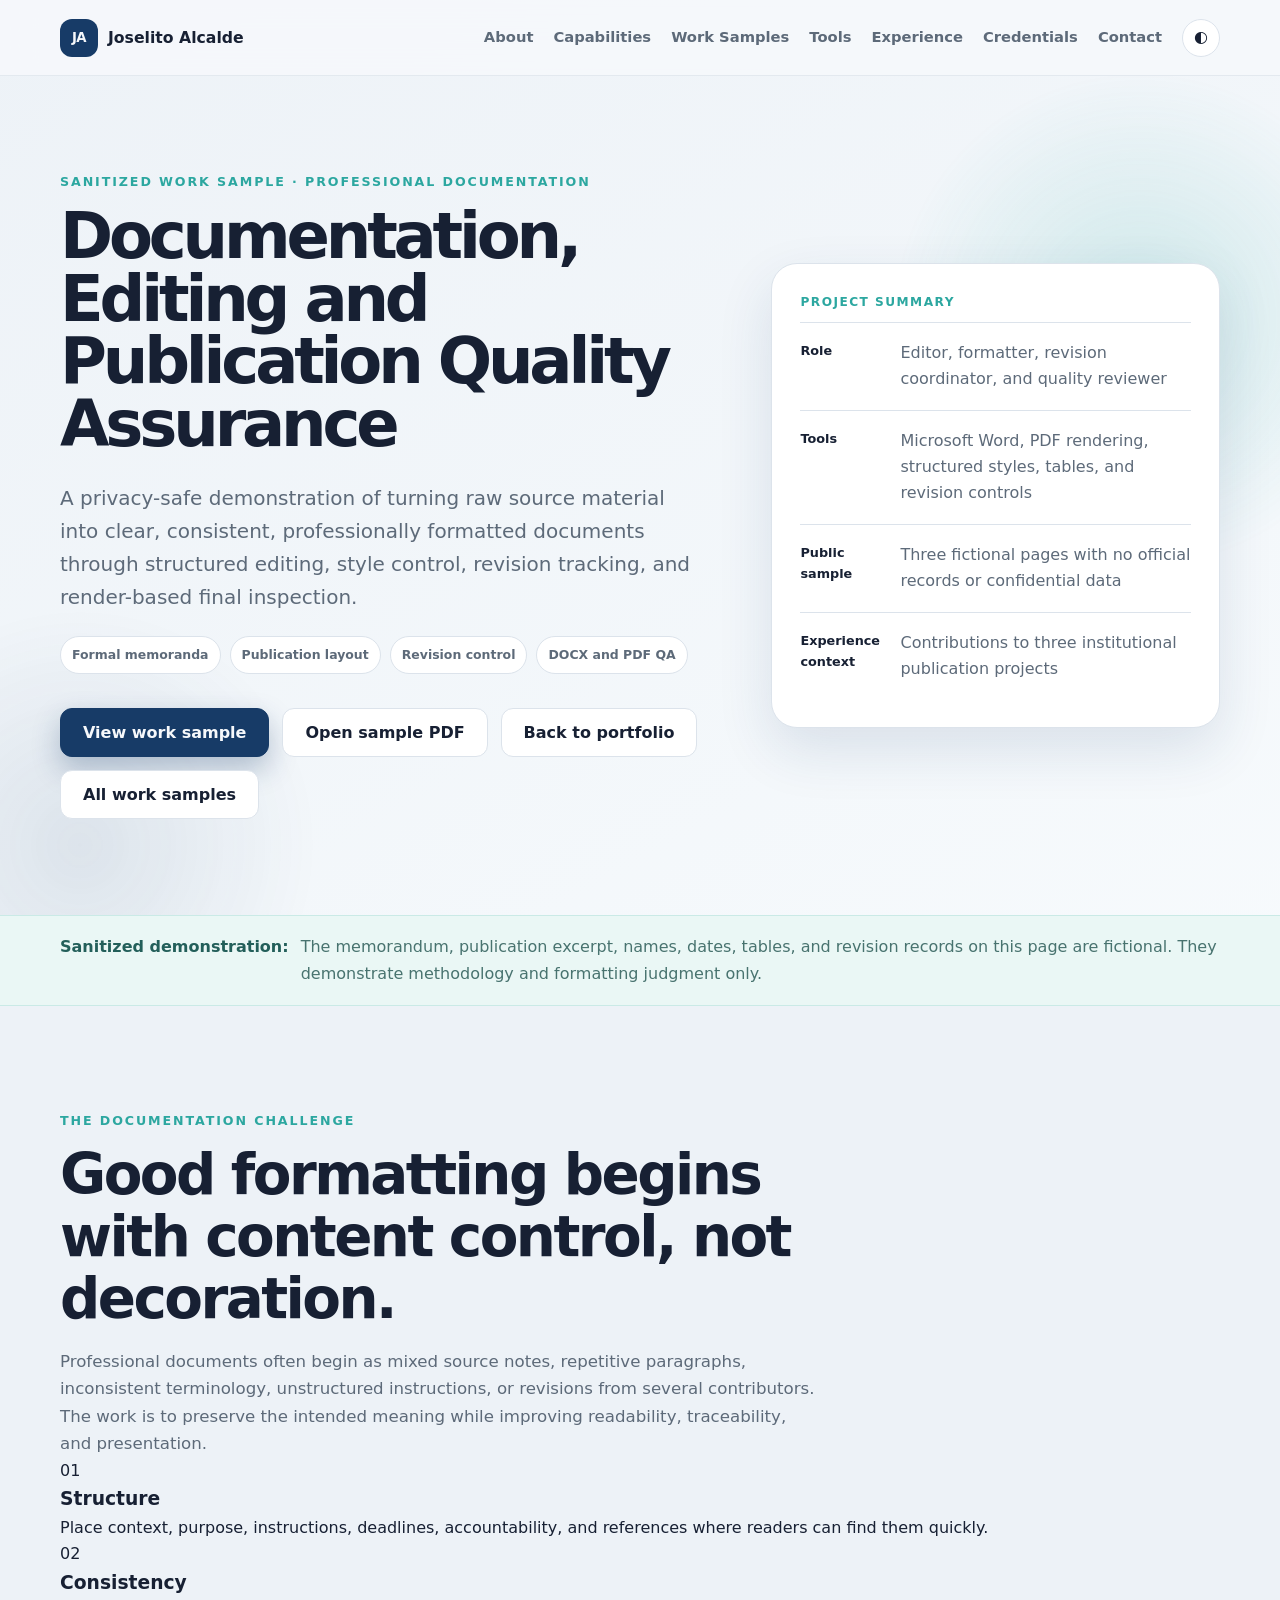
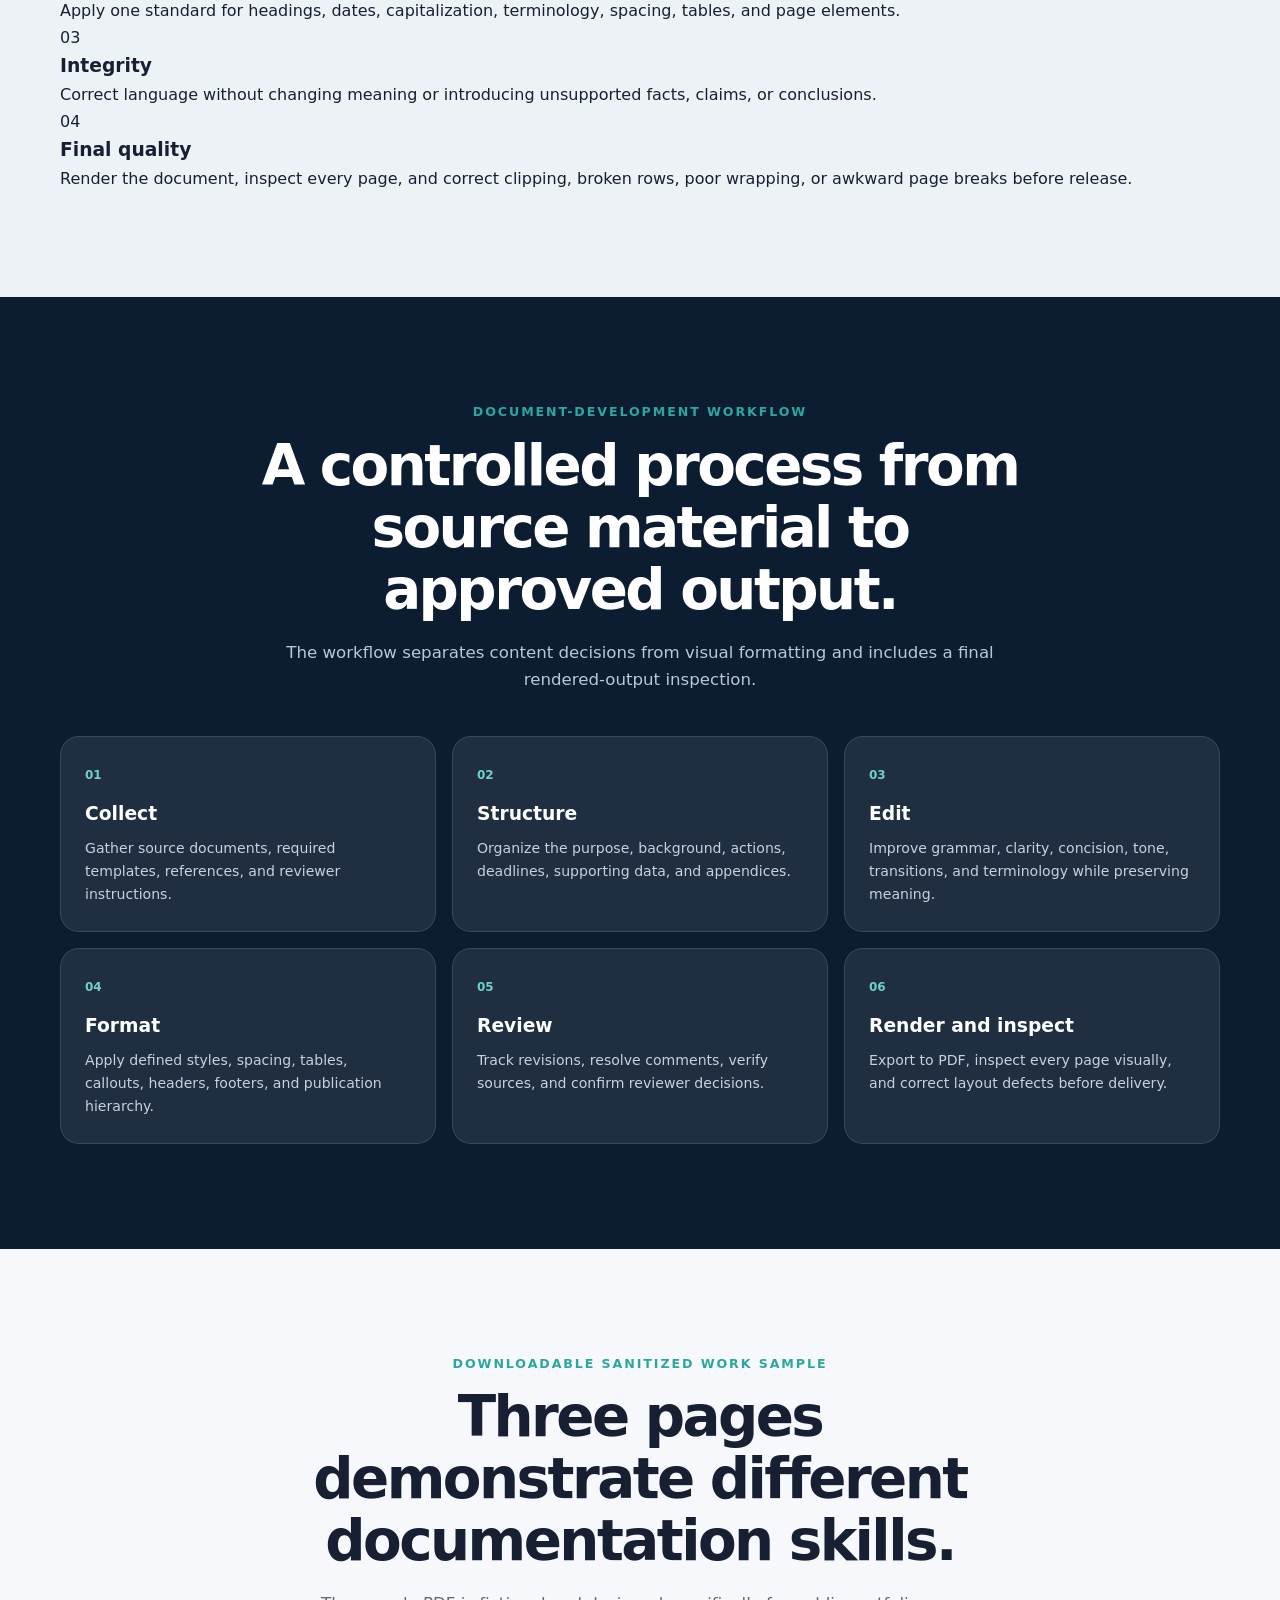
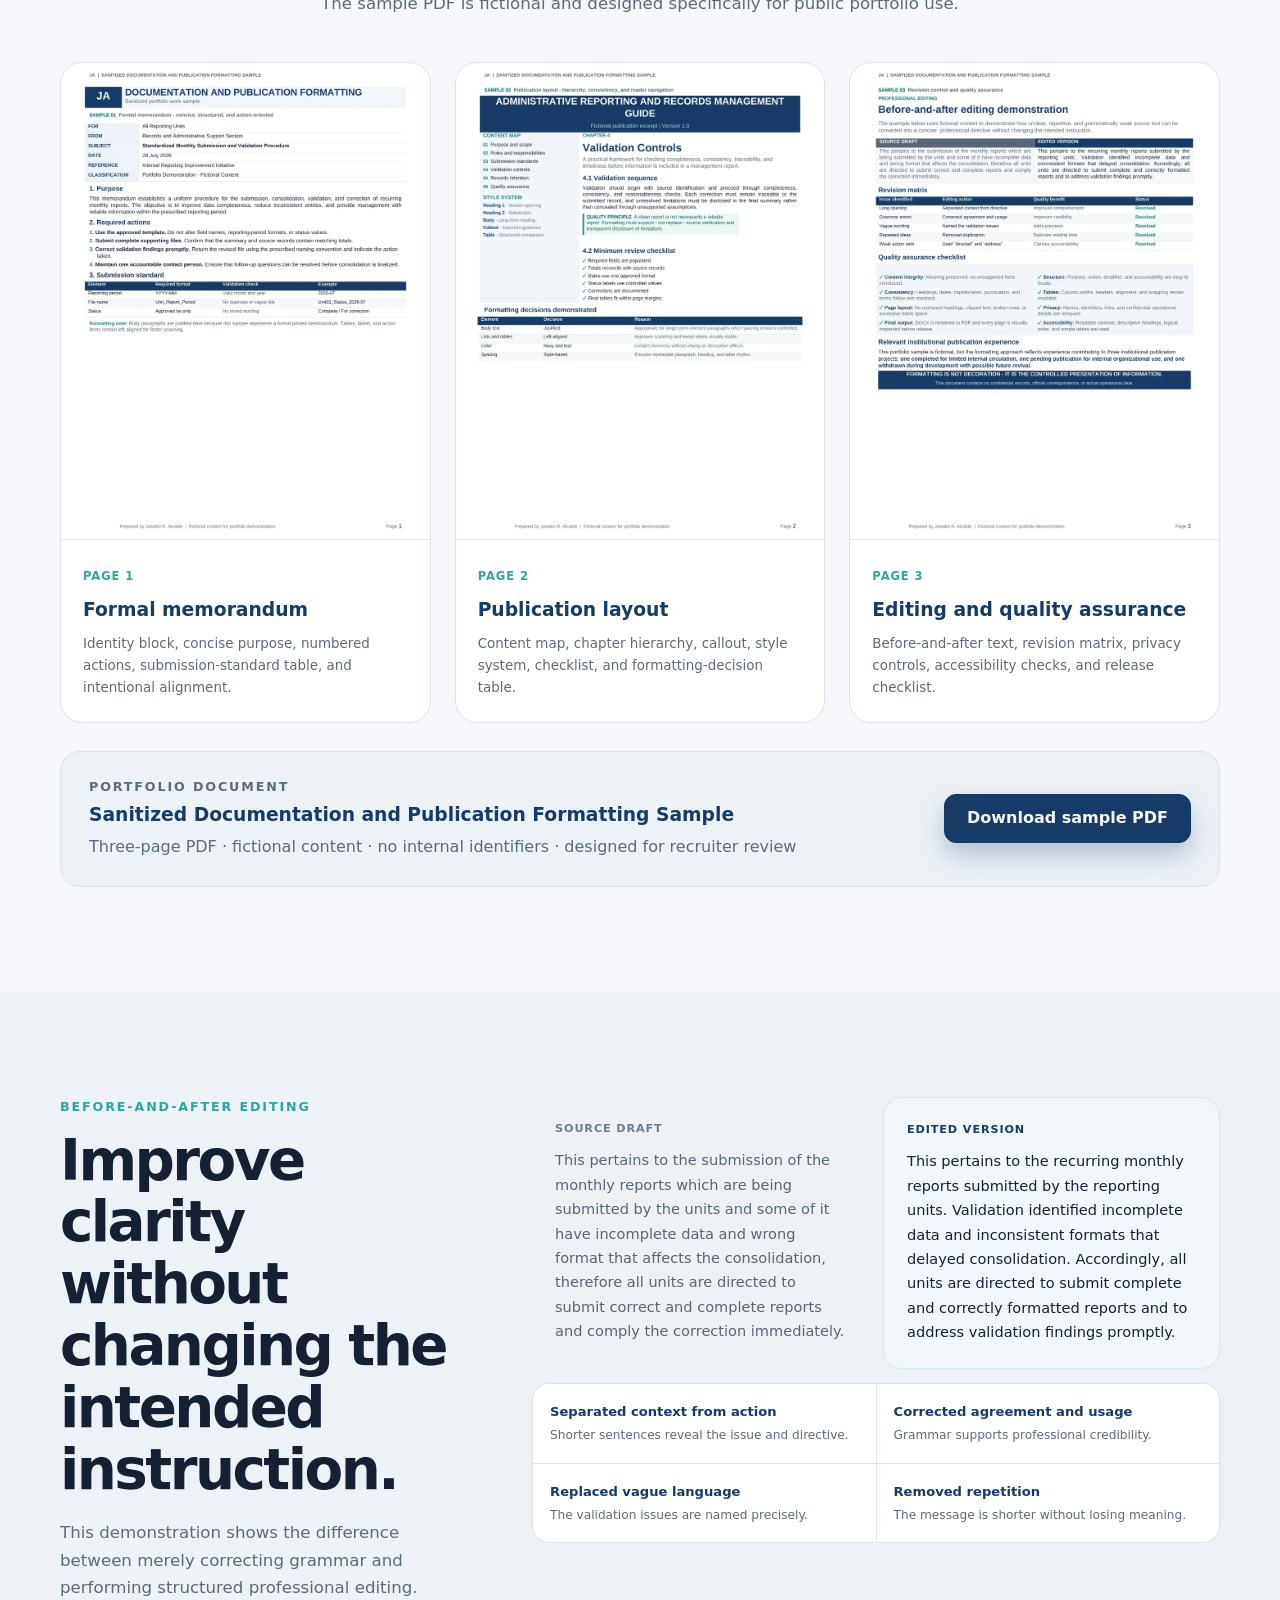
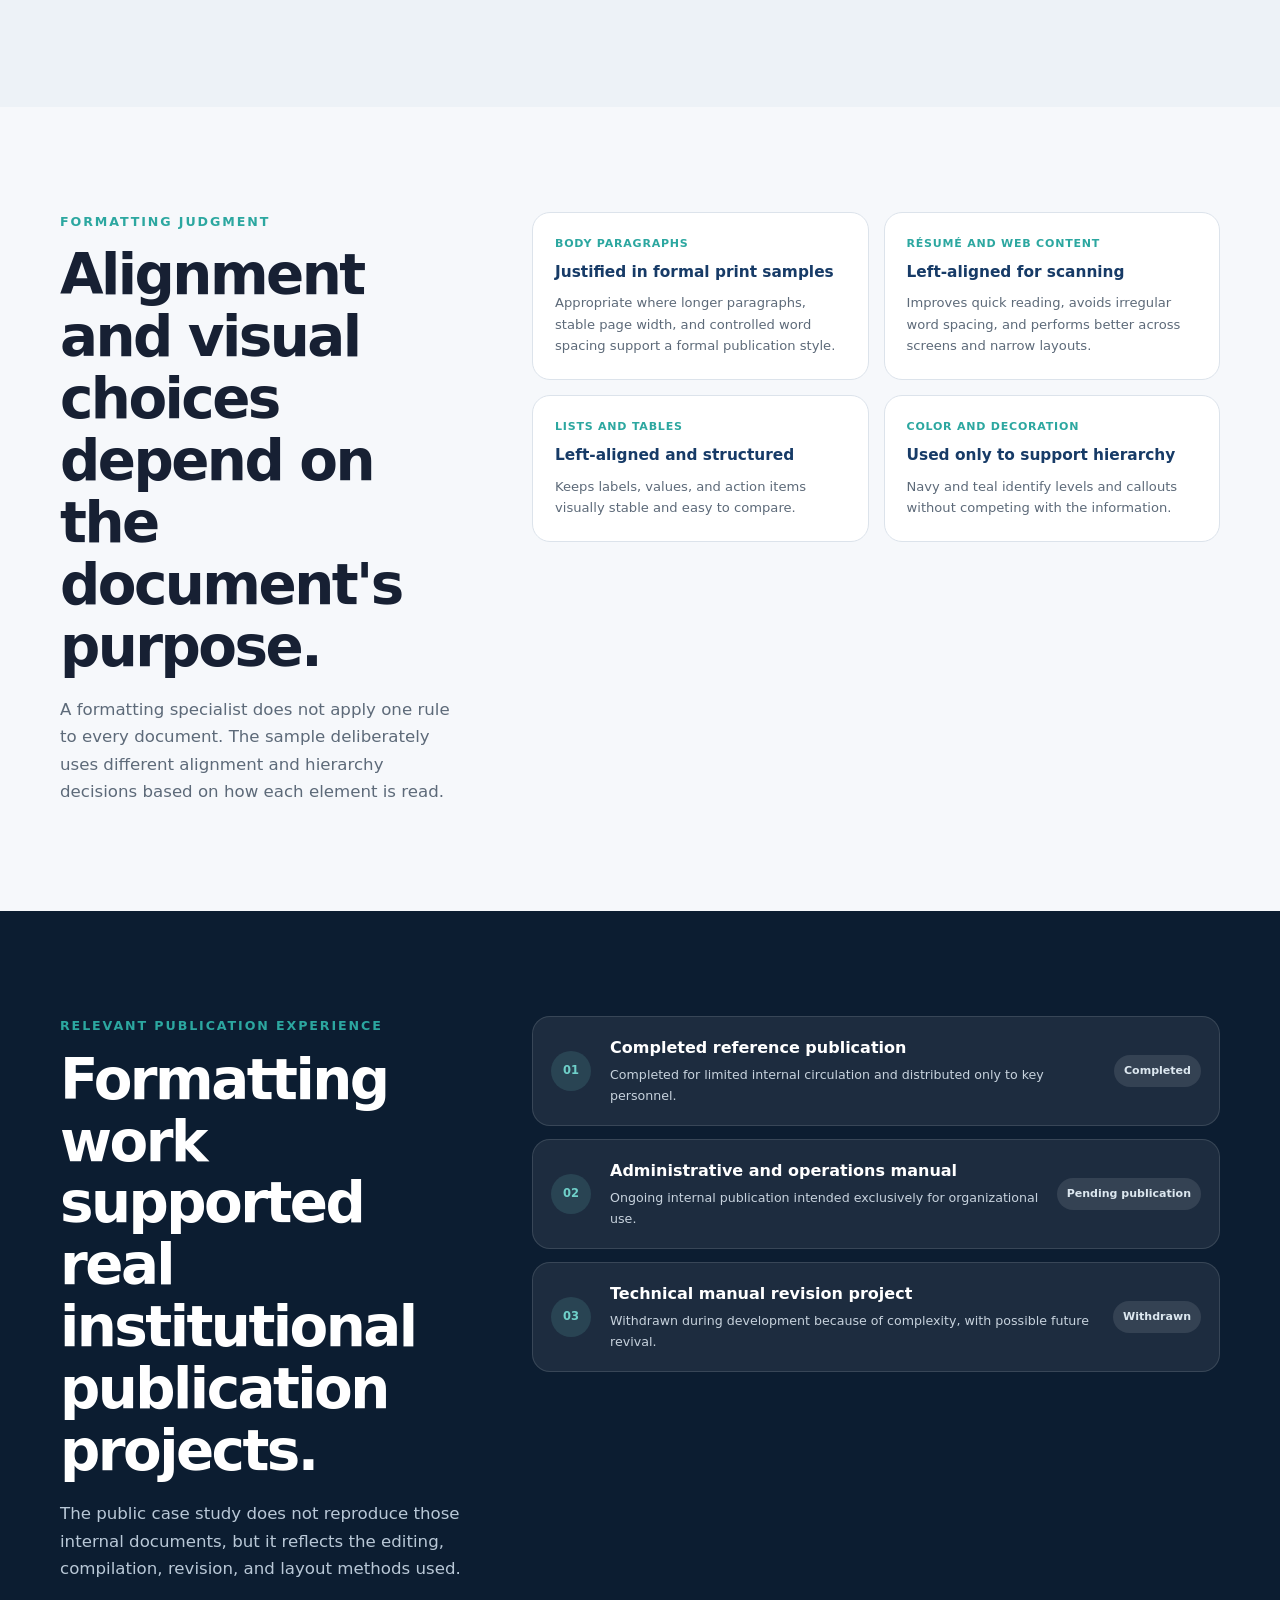
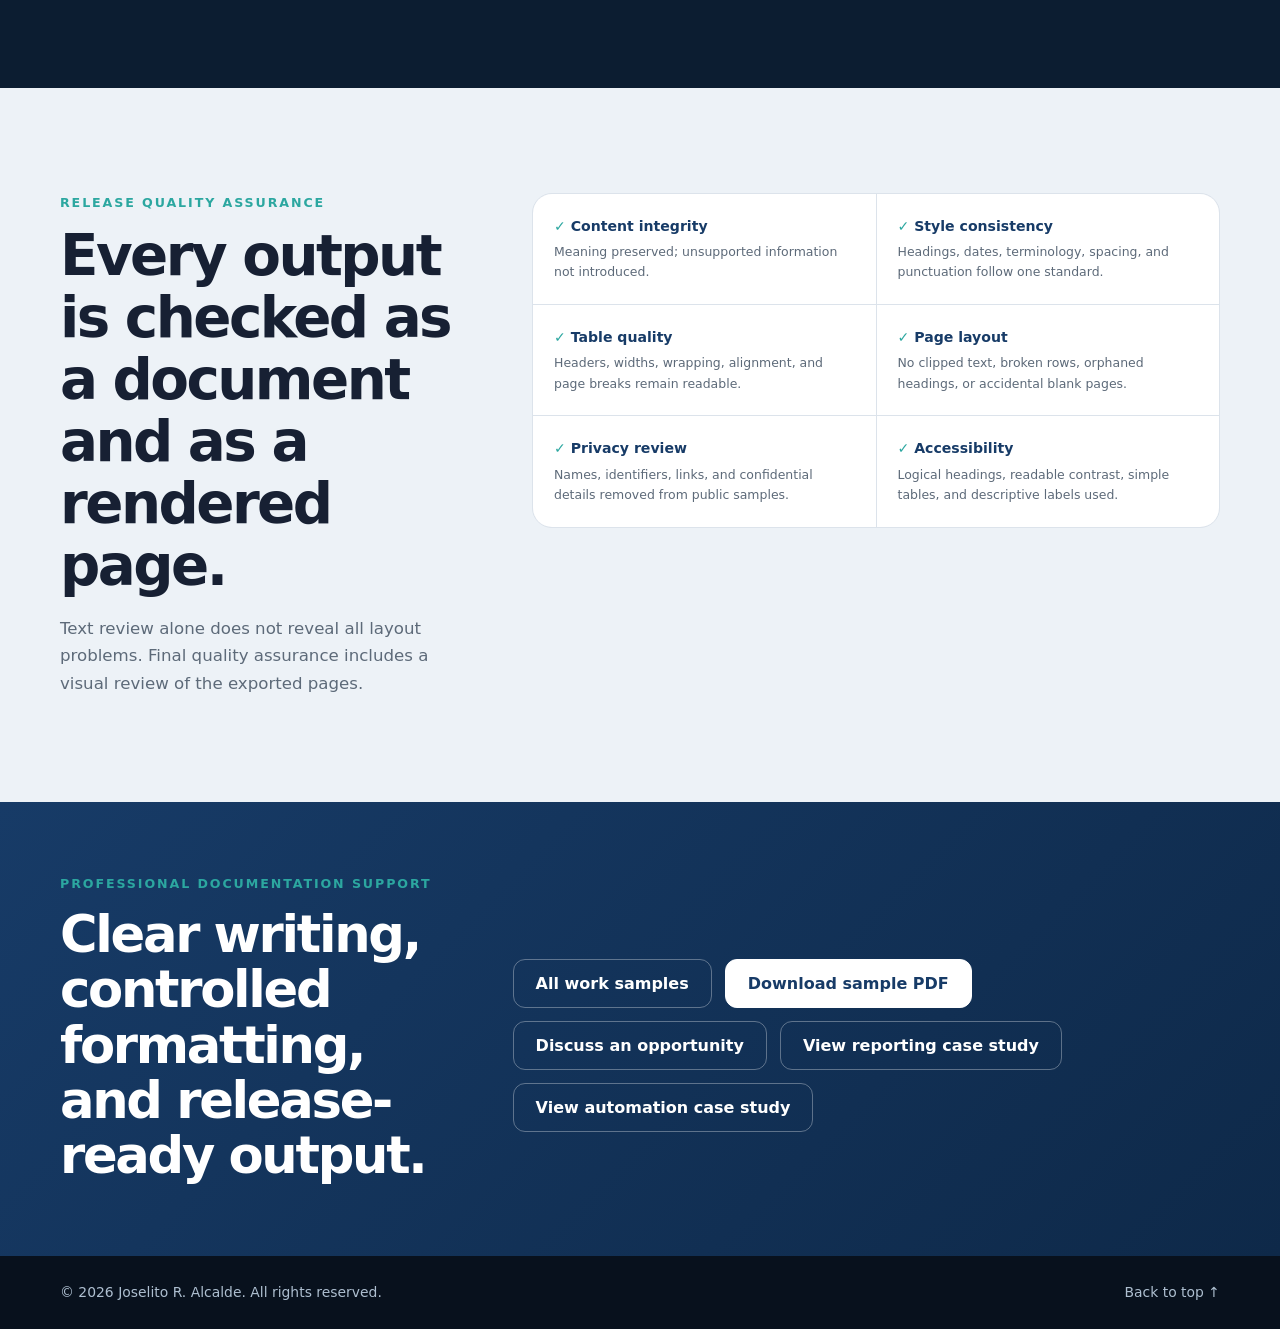
<file: documentation-formatting-case-study.html>
<!DOCTYPE html>

<html lang="en">
<head>
<meta charset="utf-8"/>
<meta content="width=device-width, initial-scale=1" name="viewport"/>
<meta content="Sanitized case study by Joselito R. Alcalde demonstrating professional documentation, editing, memorandum structure, publication formatting, revision control, privacy review, and render-based PDF quality assurance." name="description"/>
<meta content="Joselito R. Alcalde" name="author"/>
<meta content="#173b67" name="theme-color"/>
<meta content="Documentation and Publication Formatting Case Study | Joselito R. Alcalde" property="og:title"/>
<meta content="A privacy-safe work sample showing formal document structure, publication hierarchy, before-and-after editing, revision control, and final-output quality assurance." property="og:description"/>
<meta content="article" property="og:type"/>
<meta content="https://alcalds.github.io/documentation-formatting-case-study.html" property="og:url"/>
<meta content="https://alcalds.github.io/assets/images/social-preview.jpg" property="og:image"/>
<meta content="summary_large_image" name="twitter:card"/>
<link href="https://alcalds.github.io/documentation-formatting-case-study.html" rel="canonical"/>
<title>Documentation and Publication Formatting Case Study | Joselito R. Alcalde</title>
<link href="assets/favicon.svg" rel="icon" type="image/svg+xml"/>
<link href="styles.css?v=13" rel="stylesheet"/>
<script defer="" src="script.js?v=13"></script>
<script type="application/ld+json">
{
  "@context": "https://schema.org",
  "@type": "CreativeWork",
  "name": "Documentation, Editing and Publication Quality Assurance",
  "author": {"@type": "Person", "name": "Joselito R. Alcalde"},
  "url": "https://alcalds.github.io/documentation-formatting-case-study.html",
  "description": "A sanitized demonstration of professional documentation, formal editing, publication formatting, revision control, and render-based quality assurance.",
  "keywords": ["Microsoft Word", "professional documentation", "editing", "publication formatting", "memorandum", "PDF quality assurance"]
}
</script>
</head>
<body class="case-study-page documentation-case-page">
<a class="skip-link" href="#main-content">Skip to content</a>
<header class="site-header" id="siteHeader">
<nav aria-label="Primary navigation" class="nav container">
<a aria-label="Joselito R. Alcalde home" class="brand" href="index.html#home"><span class="brand-mark">JA</span><span class="brand-name">Joselito Alcalde</span></a>
<button aria-controls="navMenu" aria-expanded="false" aria-label="Open navigation" class="menu-button" id="menuButton" type="button"><span></span><span></span><span></span></button>
<div class="nav-menu" id="navMenu"><a href="index.html#about">About</a><a href="index.html#capabilities">Capabilities</a><a aria-current="page" class="active" href="work-samples.html">Work Samples</a><a href="index.html#tools">Tools</a><a href="index.html#experience">Experience</a><a href="index.html#credentials">Credentials</a><a href="index.html#contact">Contact</a><button aria-label="Switch theme" class="theme-button" id="themeButton" type="button"><span aria-hidden="true" class="theme-icon">◐</span></button></div>
</nav>
</header>
<main id="main-content">
<section class="case-hero documentation-case-hero" id="overview">
<div aria-hidden="true" class="hero-orb hero-orb-one"></div><div aria-hidden="true" class="hero-orb hero-orb-two"></div>
<div class="container case-hero-grid">
<div class="case-hero-copy reveal">
<p class="eyebrow">Sanitized Work Sample · Professional Documentation</p>
<h1>Documentation, Editing and Publication Quality Assurance</h1>
<p class="case-lead">A privacy-safe demonstration of turning raw source material into clear, consistent, professionally formatted documents through structured editing, style control, revision tracking, and render-based final inspection.</p>
<div aria-label="Project highlights" class="case-badges"><span>Formal memoranda</span><span>Publication layout</span><span>Revision control</span><span>DOCX and PDF QA</span></div>
<div class="hero-actions"><a class="button button-primary" href="#sample-preview">View work sample</a><a class="button button-secondary" href="assets/documents/Sanitized_Documentation_Formatting_Sample.pdf" rel="noopener" target="_blank">Open sample PDF</a><a class="button button-secondary" href="index.html#projects">Back to portfolio</a><a class="button button-secondary" href="work-samples.html">All work samples</a></div>
</div>
<aside aria-label="Case study summary" class="case-summary-card reveal">
<p class="summary-label">Project summary</p>
<dl><div><dt>Role</dt><dd>Editor, formatter, revision coordinator, and quality reviewer</dd></div><div><dt>Tools</dt><dd>Microsoft Word, PDF rendering, structured styles, tables, and revision controls</dd></div><div><dt>Public sample</dt><dd>Three fictional pages with no official records or confidential data</dd></div><div><dt>Experience context</dt><dd>Contributions to three institutional publication projects</dd></div></dl>
</aside>
</div>
</section>
<section class="demo-disclosure"><div class="container"><strong>Sanitized demonstration:</strong><span>The memorandum, publication excerpt, names, dates, tables, and revision records on this page are fictional. They demonstrate methodology and formatting judgment only.</span></div></section>
<section class="section section-soft" id="challenge">
<div class="container case-problem-grid">
<div class="section-heading reveal"><p class="section-kicker">The documentation challenge</p><h2>Good formatting begins with content control, not decoration.</h2><p>Professional documents often begin as mixed source notes, repetitive paragraphs, inconsistent terminology, unstructured instructions, or revisions from several contributors. The work is to preserve the intended meaning while improving readability, traceability, and presentation.</p></div>
<div class="challenge-cards reveal"><article><span>01</span><h3>Structure</h3><p>Place context, purpose, instructions, deadlines, accountability, and references where readers can find them quickly.</p></article><article><span>02</span><h3>Consistency</h3><p>Apply one standard for headings, dates, capitalization, terminology, spacing, tables, and page elements.</p></article><article><span>03</span><h3>Integrity</h3><p>Correct language without changing meaning or introducing unsupported facts, claims, or conclusions.</p></article><article><span>04</span><h3>Final quality</h3><p>Render the document, inspect every page, and correct clipping, broken rows, poor wrapping, or awkward page breaks before release.</p></article></div>
</div>
</section>
<section class="section section-dark" id="workflow">
<div class="container"><div class="section-heading light centered reveal"><p class="section-kicker">Document-development workflow</p><h2>A controlled process from source material to approved output.</h2><p>The workflow separates content decisions from visual formatting and includes a final rendered-output inspection.</p></div>
<div class="doc-workflow-grid reveal"><article><span>01</span><h3>Collect</h3><p>Gather source documents, required templates, references, and reviewer instructions.</p></article><article><span>02</span><h3>Structure</h3><p>Organize the purpose, background, actions, deadlines, supporting data, and appendices.</p></article><article><span>03</span><h3>Edit</h3><p>Improve grammar, clarity, concision, tone, transitions, and terminology while preserving meaning.</p></article><article><span>04</span><h3>Format</h3><p>Apply defined styles, spacing, tables, callouts, headers, footers, and publication hierarchy.</p></article><article><span>05</span><h3>Review</h3><p>Track revisions, resolve comments, verify sources, and confirm reviewer decisions.</p></article><article><span>06</span><h3>Render and inspect</h3><p>Export to PDF, inspect every page visually, and correct layout defects before delivery.</p></article></div>
</div>
</section>
<section class="section" id="sample-preview">
<div class="container"><div class="section-heading centered reveal"><p class="section-kicker">Downloadable sanitized work sample</p><h2>Three pages demonstrate different documentation skills.</h2><p>The sample PDF is fictional and designed specifically for public portfolio use.</p></div>
<div class="document-preview-grid">
<a class="document-page-card reveal" href="assets/documents/Sanitized_Documentation_Formatting_Sample.pdf" rel="noopener" target="_blank"><div class="page-image-wrap"><img alt="Preview of a fictional professionally formatted memorandum" decoding="async" loading="lazy" src="assets/images/documentation-sample-page-1.webp"/></div><div><span>Page 1</span><h3>Formal memorandum</h3><p>Identity block, concise purpose, numbered actions, submission-standard table, and intentional alignment.</p></div></a>
<a class="document-page-card reveal" href="assets/documents/Sanitized_Documentation_Formatting_Sample.pdf" rel="noopener" target="_blank"><div class="page-image-wrap"><img alt="Preview of a fictional publication layout and style system" decoding="async" loading="lazy" src="assets/images/documentation-sample-page-2.webp"/></div><div><span>Page 2</span><h3>Publication layout</h3><p>Content map, chapter hierarchy, callout, style system, checklist, and formatting-decision table.</p></div></a>
<a class="document-page-card reveal" href="assets/documents/Sanitized_Documentation_Formatting_Sample.pdf" rel="noopener" target="_blank"><div class="page-image-wrap"><img alt="Preview of a fictional before-and-after edit, revision matrix, and quality assurance checklist" decoding="async" loading="lazy" src="assets/images/documentation-sample-page-3.webp"/></div><div><span>Page 3</span><h3>Editing and quality assurance</h3><p>Before-and-after text, revision matrix, privacy controls, accessibility checks, and release checklist.</p></div></a>
</div>
<div class="sample-download-panel reveal"><div><p class="section-kicker">Portfolio document</p><h3>Sanitized Documentation and Publication Formatting Sample</h3><p>Three-page PDF · fictional content · no internal identifiers · designed for recruiter review</p></div><a class="button button-primary" download="Sanitized_Documentation_Formatting_Sample.pdf" href="assets/documents/Sanitized_Documentation_Formatting_Sample.pdf">Download sample PDF</a></div>
</div>
</section>
<section class="section section-soft" id="editing">
<div class="container editing-layout"><div class="section-heading reveal"><p class="section-kicker">Before-and-after editing</p><h2>Improve clarity without changing the intended instruction.</h2><p>This demonstration shows the difference between merely correcting grammar and performing structured professional editing.</p></div>
<div class="editing-comparison reveal"><article class="editing-source"><span>Source draft</span><p>This pertains to the submission of the monthly reports which are being submitted by the units and some of it have incomplete data and wrong format that affects the consolidation, therefore all units are directed to submit correct and complete reports and comply the correction immediately.</p></article><article class="editing-final"><span>Edited version</span><p>This pertains to the recurring monthly reports submitted by the reporting units. Validation identified incomplete data and inconsistent formats that delayed consolidation. Accordingly, all units are directed to submit complete and correctly formatted reports and to address validation findings promptly.</p></article><div class="editing-reasons"><div><strong>Separated context from action</strong><span>Shorter sentences reveal the issue and directive.</span></div><div><strong>Corrected agreement and usage</strong><span>Grammar supports professional credibility.</span></div><div><strong>Replaced vague language</strong><span>The validation issues are named precisely.</span></div><div><strong>Removed repetition</strong><span>The message is shorter without losing meaning.</span></div></div></div>
</div>
</section>
<section class="section" id="formatting-judgment">
<div class="container formatting-judgment-layout"><div class="section-heading reveal"><p class="section-kicker">Formatting judgment</p><h2>Alignment and visual choices depend on the document's purpose.</h2><p>A formatting specialist does not apply one rule to every document. The sample deliberately uses different alignment and hierarchy decisions based on how each element is read.</p></div><div class="formatting-decision-cards reveal"><article><span>Body paragraphs</span><strong>Justified in formal print samples</strong><p>Appropriate where longer paragraphs, stable page width, and controlled word spacing support a formal publication style.</p></article><article><span>Résumé and web content</span><strong>Left-aligned for scanning</strong><p>Improves quick reading, avoids irregular word spacing, and performs better across screens and narrow layouts.</p></article><article><span>Lists and tables</span><strong>Left-aligned and structured</strong><p>Keeps labels, values, and action items visually stable and easy to compare.</p></article><article><span>Color and decoration</span><strong>Used only to support hierarchy</strong><p>Navy and teal identify levels and callouts without competing with the information.</p></article></div></div>
</section>
<section class="section section-dark" id="publication-experience">
<div class="container publication-layout"><div class="section-heading light reveal"><p class="section-kicker">Relevant publication experience</p><h2>Formatting work supported real institutional publication projects.</h2><p>The public case study does not reproduce those internal documents, but it reflects the editing, compilation, revision, and layout methods used.</p></div><div class="publication-status-list reveal"><article><span class="pub-index">01</span><div><strong>Completed reference publication</strong><p>Completed for limited internal circulation and distributed only to key personnel.</p></div><em>Completed</em></article><article><span class="pub-index">02</span><div><strong>Administrative and operations manual</strong><p>Ongoing internal publication intended exclusively for organizational use.</p></div><em>Pending publication</em></article><article><span class="pub-index">03</span><div><strong>Technical manual revision project</strong><p>Withdrawn during development because of complexity, with possible future revival.</p></div><em>Withdrawn</em></article></div></div>
</section>
<section class="section section-soft" id="quality">
<div class="container quality-layout"><div class="section-heading reveal"><p class="section-kicker">Release quality assurance</p><h2>Every output is checked as a document and as a rendered page.</h2><p>Text review alone does not reveal all layout problems. Final quality assurance includes a visual review of the exported pages.</p></div><div class="quality-checklist reveal"><div><strong>Content integrity</strong><span>Meaning preserved; unsupported information not introduced.</span></div><div><strong>Style consistency</strong><span>Headings, dates, terminology, spacing, and punctuation follow one standard.</span></div><div><strong>Table quality</strong><span>Headers, widths, wrapping, alignment, and page breaks remain readable.</span></div><div><strong>Page layout</strong><span>No clipped text, broken rows, orphaned headings, or accidental blank pages.</span></div><div><strong>Privacy review</strong><span>Names, identifiers, links, and confidential details removed from public samples.</span></div><div><strong>Accessibility</strong><span>Logical headings, readable contrast, simple tables, and descriptive labels used.</span></div></div></div>
</section>
<section class="case-cta"><div class="container case-cta-inner reveal"><div><p class="section-kicker">Professional documentation support</p><h2>Clear writing, controlled formatting, and release-ready output.</h2></div><div class="hero-actions"><a class="button case-outline-button" href="work-samples.html">All work samples</a><a class="button button-light" download="Sanitized_Documentation_Formatting_Sample.pdf" href="assets/documents/Sanitized_Documentation_Formatting_Sample.pdf">Download sample PDF</a><a class="button case-outline-button" href="index.html#contact">Discuss an opportunity</a><a class="button case-outline-button" href="data-reporting-case-study.html">View reporting case study</a><a class="button case-outline-button" href="automation-case-study.html">View automation case study</a></div></div></section>
</main>
<footer class="site-footer"><div class="container footer-inner"><p>© <span id="currentYear"></span> Joselito R. Alcalde. All rights reserved.</p><a href="#overview">Back to top ↑</a></div></footer>
</body>
</html>
</file>
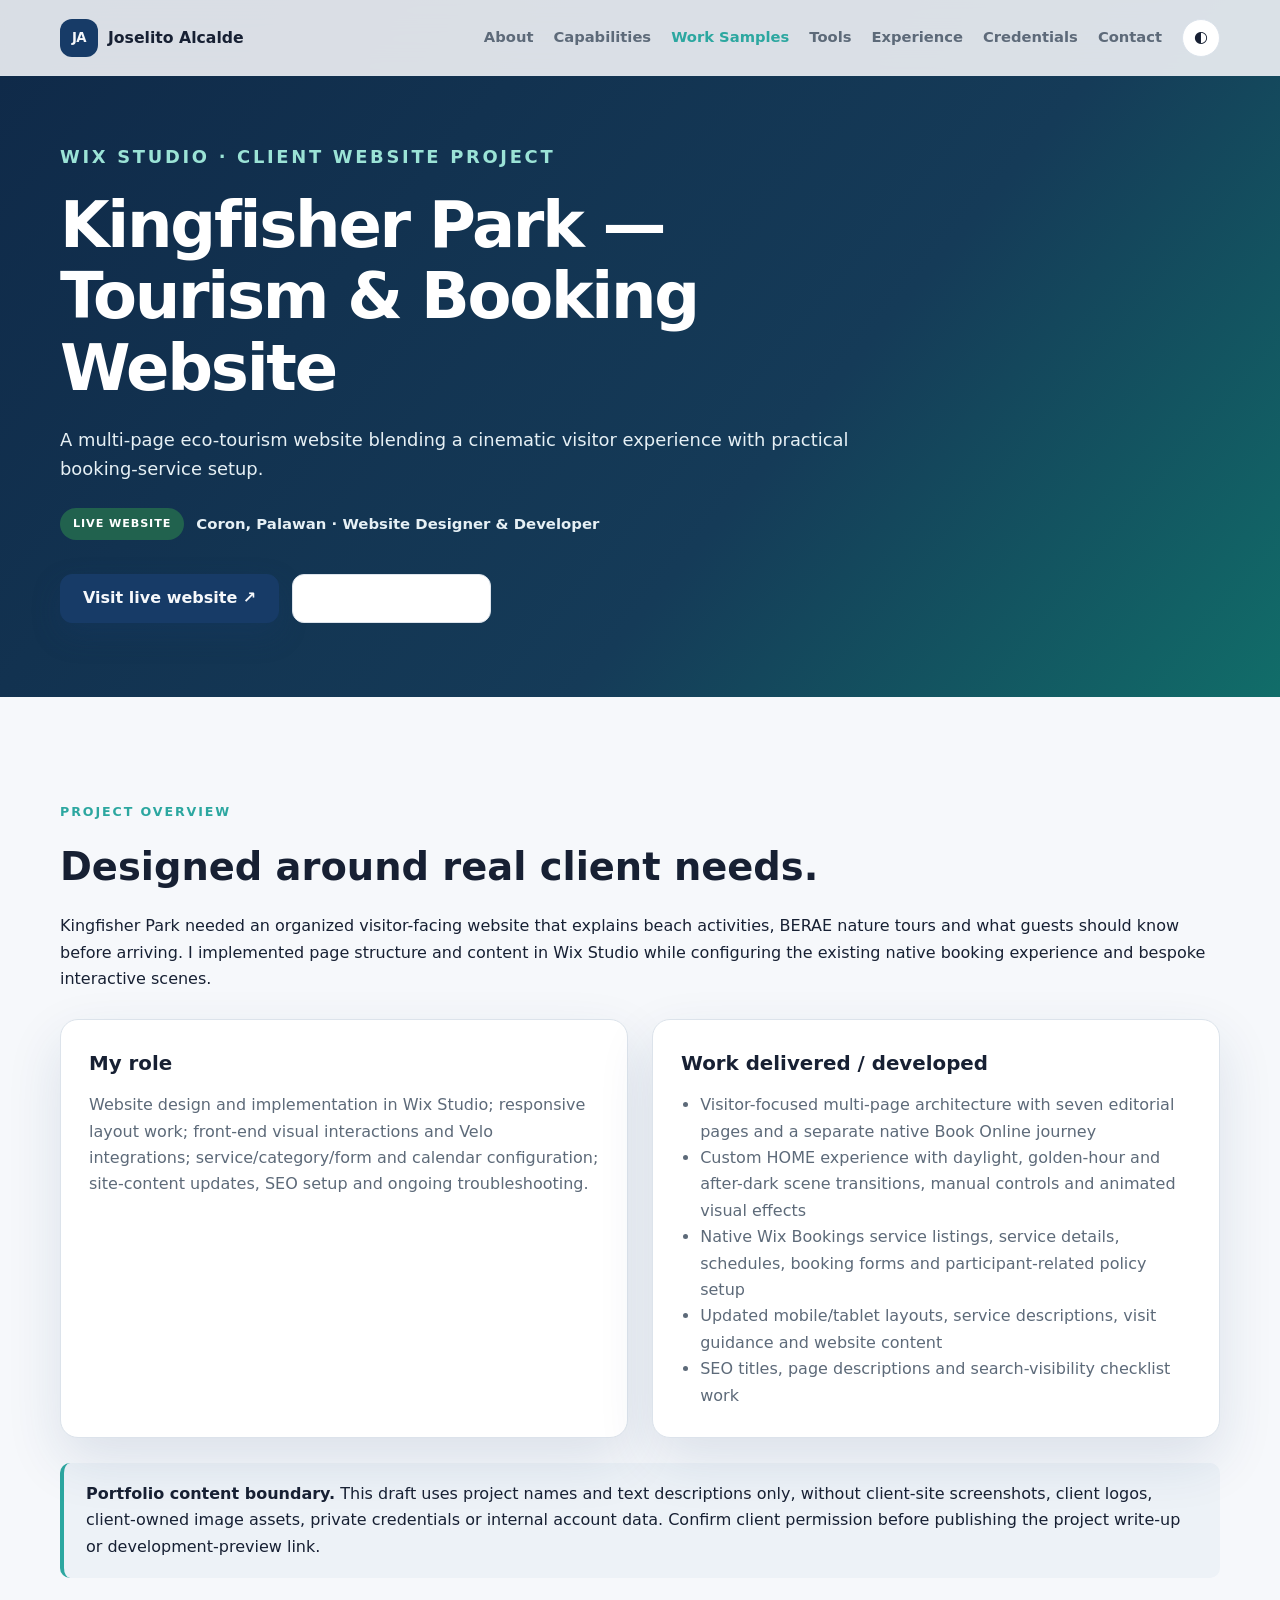
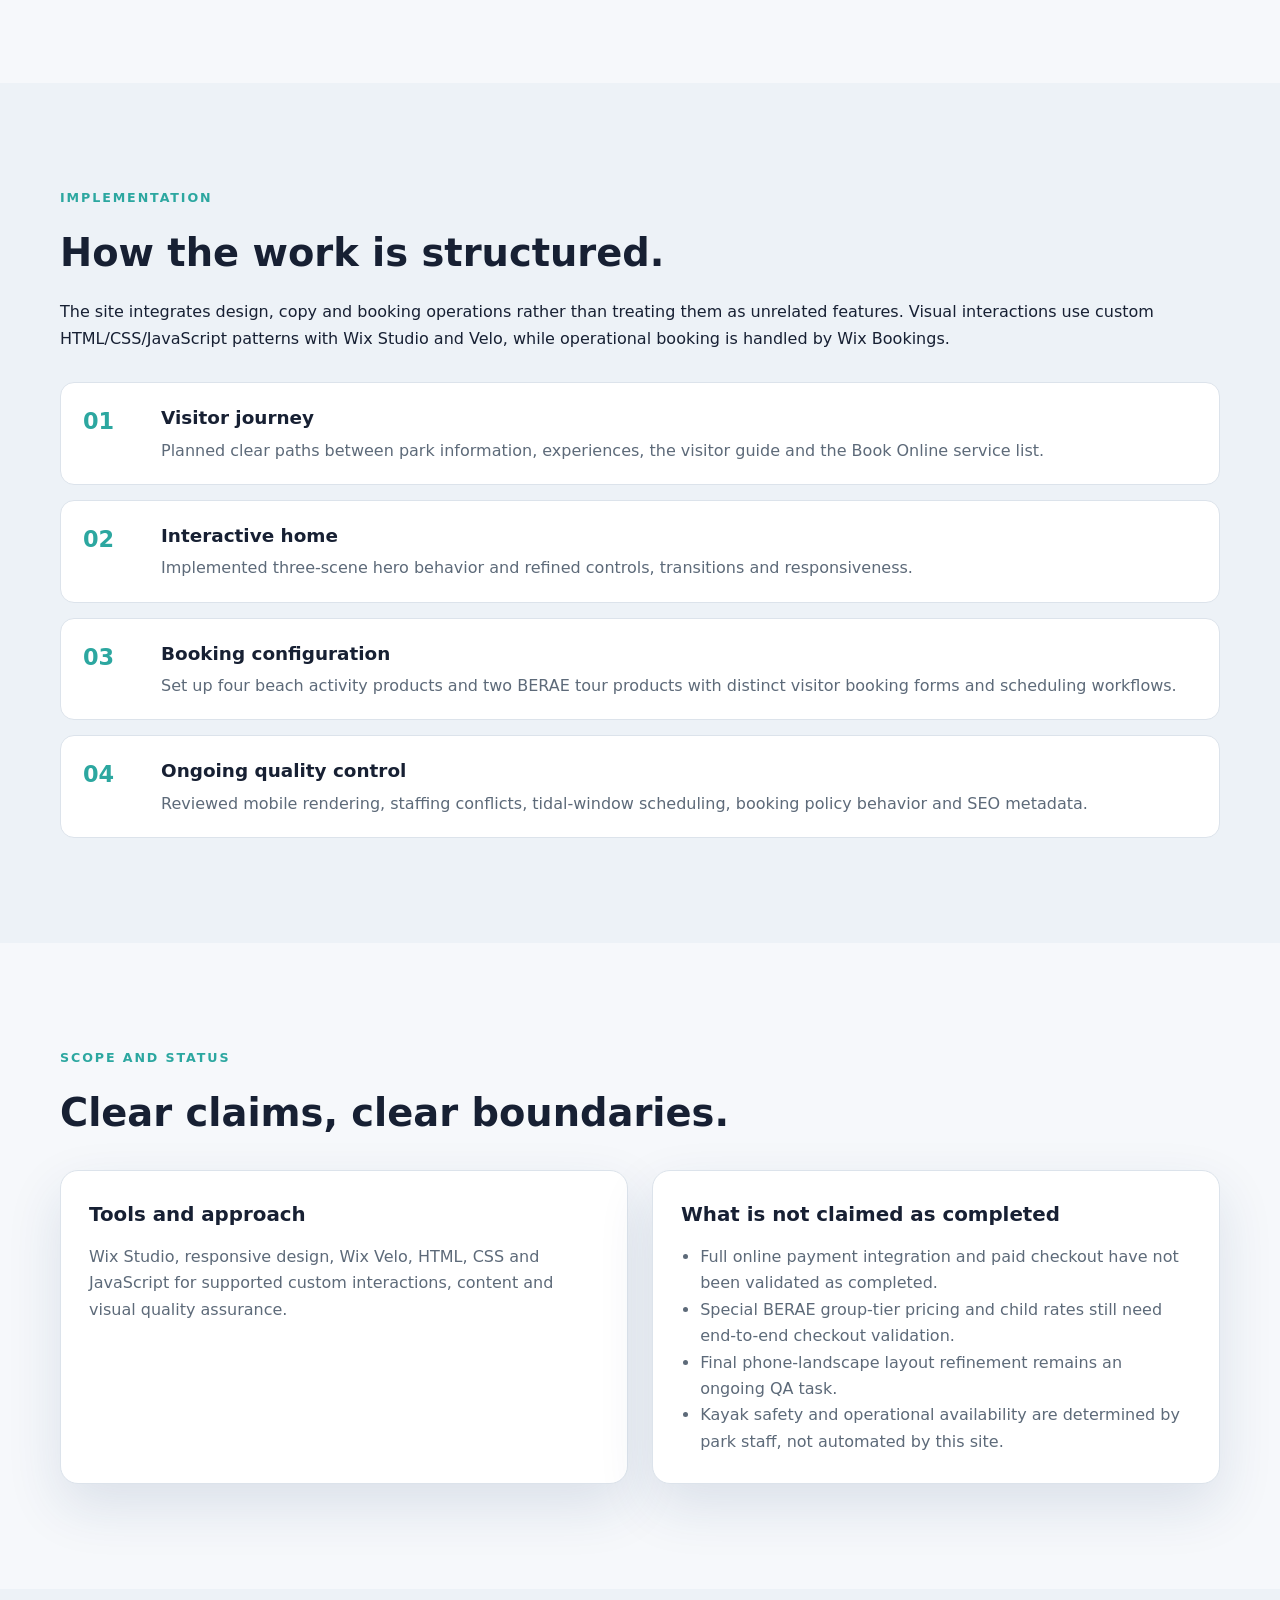
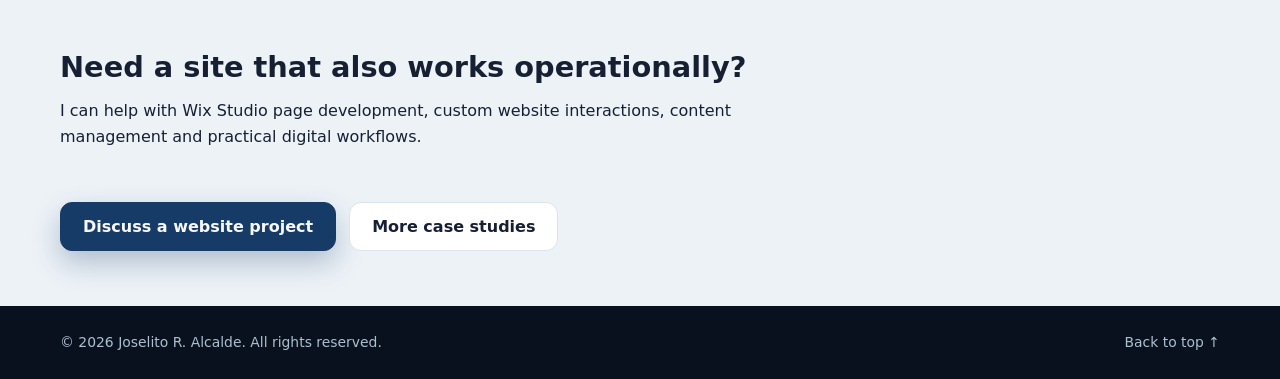
<file: kingfisher-park-case-study.html>
<!DOCTYPE html>
<html lang="en"><head>
<meta charset="utf-8"/>
<meta content="width=device-width, initial-scale=1" name="viewport"/>
<meta content="A live Wix Studio website for Kingfisher Park, with custom animations, native Bookings configuration and ongoing support." name="description"/>
<meta content="Joselito R. Alcalde" name="author"/>
<meta content="#173b67" name="theme-color"/>
<meta content="Kingfisher Park — Tourism &amp; Booking Website | Joselito Alcalde Case Study" property="og:title"/>
<meta content="A live Wix Studio website for Kingfisher Park, with custom animations, native Bookings configuration and ongoing support." property="og:description"/>
<meta content="website" property="og:type"/>
<meta content="https://alcalds.github.io/kingfisher-park-case-study.html" property="og:url"/>
<meta content="https://alcalds.github.io/assets/images/social-preview.jpg" property="og:image"/>
<meta content="summary_large_image" name="twitter:card"/>
<link href="https://alcalds.github.io/kingfisher-park-case-study.html" rel="canonical"/>
<title>Kingfisher Park — Tourism &amp; Booking Website | Joselito Alcalde Case Study</title>
<link href="assets/favicon.svg" rel="icon" type="image/svg+xml"/>
<link href="styles.css?v=13" rel="stylesheet"/>
<script defer="" src="script.js?v=13"></script>
<script type="application/ld+json">
{
  "@context": "https://schema.org",
  "@type": "CollectionPage",
  "name": "Professional Work Samples of Joselito R. Alcalde",
  "url": "https://alcalds.github.io/work-samples.html",
  "description": "Sanitized work samples covering workflow automation, data reporting, and professional documentation.",
  "author": {"@type": "Person", "name": "Joselito R. Alcalde"},
  "hasPart": [
    {"@type": "CreativeWork", "name": "Google Workspace Email and Document Management Automation", "url": "https://alcalds.github.io/automation-case-study.html"},
    {"@type": "CreativeWork", "name": "Multi-Unit Data Consolidation and Management Reporting", "url": "https://alcalds.github.io/data-reporting-case-study.html"},
    {"@type": "CreativeWork", "name": "Documentation, Editing and Publication Quality Assurance", "url": "https://alcalds.github.io/documentation-formatting-case-study.html"}
  ]
}
</script>
<style>
.project-case-intro { padding: 142px 0 74px; background: linear-gradient(130deg, #0f2948 0%, #153b58 62%, #116d69 100%); color: #fff; }
.project-case-intro .eyebrow { color: #9be3d6; }
.project-case-intro h1 {font-size:clamp(2.2rem,5vw,4rem);line-height:1.12;max-width:850px;letter-spacing:-.035em;margin:18px 0 20px;}
.project-case-intro p {max-width:850px;color:#e6f0f5;font-size:1.12rem;}
.case-status-line {display:flex;flex-wrap:wrap;gap:12px;align-items:center;margin-top:24px;}
.case-status-line .status {border-radius:999px;padding:7px 13px;color:#fff;}
.case-status-line .status-client-live{background:#21624e}.case-status-line .status-inprogress{background:#7a5828}
.case-status-line span:not(.status){font-weight:600;font-size:.93rem;color:#e6f0f5}
.case-note {border-left:4px solid var(--accent);padding:18px 22px;border-radius:10px;background:var(--surface-soft);margin-top:25px;}
.case-detail-grid {display:grid;grid-template-columns:repeat(2,minmax(0,1fr));gap:24px;margin-top:26px;}
.case-detail-card {padding:28px;background:var(--surface);border:1px solid var(--border);border-radius:18px;box-shadow:var(--shadow);}
.case-detail-card h3{font-size:1.24rem;margin-bottom:12px;}.case-detail-card p,.case-detail-card li{color:var(--muted)}
.case-detail-card ul{margin-top:10px;}.case-copy-section h2{font-size:clamp(1.7rem,3vw,2.5rem);margin-bottom:15px;}
.case-copy-section > p {font-size:1.06rem;color:var(--muted);max-width:900px;}
.case-steps{counter-reset:step;display:grid;gap:15px;margin-top:30px;}
.case-step{display:grid;grid-template-columns:60px 1fr;gap:18px;align-items:start;padding:20px 22px;border:1px solid var(--border);border-radius:14px;background:var(--surface);}
.case-step b{font-size:1.4rem;color:var(--accent);}.case-step h3{font-size:1.15rem;margin-bottom:4px;}.case-step p{color:var(--muted)}
.project-case-cta{padding:55px 0;background:var(--surface-soft)}
.project-case-cta .container{display:flex;align-items:center;gap:18px;flex-wrap:wrap;justify-content:space-between}
.case-cta-copy{max-width:720px}.case-cta-copy h2{font-size:1.8rem;margin-bottom:6px}
@media(max-width:720px){.case-detail-grid{grid-template-columns:1fr}.project-case-intro{padding:110px 0 58px}.case-step{grid-template-columns:42px 1fr;padding:18px}}
</style></head><body><a class="skip-link" href="#main-content">Skip to content</a><header class="site-header" id="siteHeader">
<nav aria-label="Primary navigation" class="nav container">
<a aria-label="Joselito R. Alcalde home" class="brand" href="index.html#home"><span class="brand-mark">JA</span><span class="brand-name">Joselito Alcalde</span></a>
<button aria-controls="navMenu" aria-expanded="false" aria-label="Open navigation" class="menu-button" id="menuButton" type="button"><span></span><span></span><span></span></button>
<div class="nav-menu" id="navMenu">
<a href="index.html#about">About</a><a href="index.html#capabilities">Capabilities</a><a aria-current="page" class="active" href="work-samples.html">Work Samples</a><a href="index.html#tools">Tools</a><a href="index.html#experience">Experience</a><a href="index.html#credentials">Credentials</a><a href="index.html#contact">Contact</a>
<button aria-label="Switch theme" class="theme-button" id="themeButton" type="button"><span aria-hidden="true" class="theme-icon">◐</span></button>
</div>
</nav>
</header><main id="main-content"><section class="project-case-intro"><div class="container"><p class="eyebrow">WIX STUDIO · CLIENT WEBSITE PROJECT</p><h1>Kingfisher Park — Tourism &amp; Booking Website</h1><p>A multi-page eco-tourism website blending a cinematic visitor experience with practical booking-service setup.</p><div class="case-status-line"><span class="status status-client-live">Live website</span><span>Coron, Palawan · Website Designer &amp; Developer</span></div><div class="hero-actions"><a class="button button-primary" href="https://www.kingfisherpark.com/" rel="noopener noreferrer" target="_blank">Visit live website ↗</a><a class="button button-secondary" href="work-samples.html">All work samples</a></div></div></section>
<section class="section case-copy-section"><div class="container"><p class="section-kicker">Project overview</p><h2>Designed around real client needs.</h2><p>Kingfisher Park needed an organized visitor-facing website that explains beach activities, BERAE nature tours and what guests should know before arriving. I implemented page structure and content in Wix Studio while configuring the existing native booking experience and bespoke interactive scenes.</p><div class="case-detail-grid"><div class="case-detail-card"><h3>My role</h3><p>Website design and implementation in Wix Studio; responsive layout work; front-end visual interactions and Velo integrations; service/category/form and calendar configuration; site-content updates, SEO setup and ongoing troubleshooting.</p></div><div class="case-detail-card"><h3>Work delivered / developed</h3><ul><li>Visitor-focused multi-page architecture with seven editorial pages and a separate native Book Online journey</li><li>Custom HOME experience with daylight, golden-hour and after-dark scene transitions, manual controls and animated visual effects</li><li>Native Wix Bookings service listings, service details, schedules, booking forms and participant-related policy setup</li><li>Updated mobile/tablet layouts, service descriptions, visit guidance and website content</li><li>SEO titles, page descriptions and search-visibility checklist work</li></ul></div></div><div class="case-note"><strong>Portfolio content boundary.</strong> This draft uses project names and text descriptions only, without client-site screenshots, client logos, client-owned image assets, private credentials or internal account data. Confirm client permission before publishing the project write-up or development-preview link.</div></div></section>
<section class="section section-soft case-copy-section"><div class="container"><p class="section-kicker">Implementation</p><h2>How the work is structured.</h2><p>The site integrates design, copy and booking operations rather than treating them as unrelated features. Visual interactions use custom HTML/CSS/JavaScript patterns with Wix Studio and Velo, while operational booking is handled by Wix Bookings.</p><div class="case-steps"><div class="case-step"><b>01</b><div><h3>Visitor journey</h3><p>Planned clear paths between park information, experiences, the visitor guide and the Book Online service list.</p></div></div><div class="case-step"><b>02</b><div><h3>Interactive home</h3><p>Implemented three-scene hero behavior and refined controls, transitions and responsiveness.</p></div></div><div class="case-step"><b>03</b><div><h3>Booking configuration</h3><p>Set up four beach activity products and two BERAE tour products with distinct visitor booking forms and scheduling workflows.</p></div></div><div class="case-step"><b>04</b><div><h3>Ongoing quality control</h3><p>Reviewed mobile rendering, staffing conflicts, tidal-window scheduling, booking policy behavior and SEO metadata.</p></div></div></div></div></section>
<section class="section case-copy-section"><div class="container"><p class="section-kicker">Scope and status</p><h2>Clear claims, clear boundaries.</h2><div class="case-detail-grid"><div class="case-detail-card"><h3>Tools and approach</h3><p>Wix Studio, responsive design, Wix Velo, HTML, CSS and JavaScript for supported custom interactions, content and visual quality assurance.</p></div><div class="case-detail-card"><h3>What is not claimed as completed</h3><ul><li>Full online payment integration and paid checkout have not been validated as completed.</li><li>Special BERAE group-tier pricing and child rates still need end-to-end checkout validation.</li><li>Final phone-landscape layout refinement remains an ongoing QA task.</li><li>Kayak safety and operational availability are determined by park staff, not automated by this site.</li></ul></div></div></div></section>
<section class="project-case-cta"><div class="container"><div class="case-cta-copy"><h2>Need a site that also works operationally?</h2><p>I can help with Wix Studio page development, custom website interactions, content management and practical digital workflows.</p></div><div class="hero-actions"><a class="button button-primary" href="index.html#contact">Discuss a website project</a><a class="button button-secondary" href="work-samples.html">More case studies</a></div></div></section></main><footer class="site-footer"><div class="container footer-inner"><p>© <span id="currentYear"></span> Joselito R. Alcalde. All rights reserved.</p><a href="#main-content">Back to top ↑</a></div></footer></body></html>
</file>
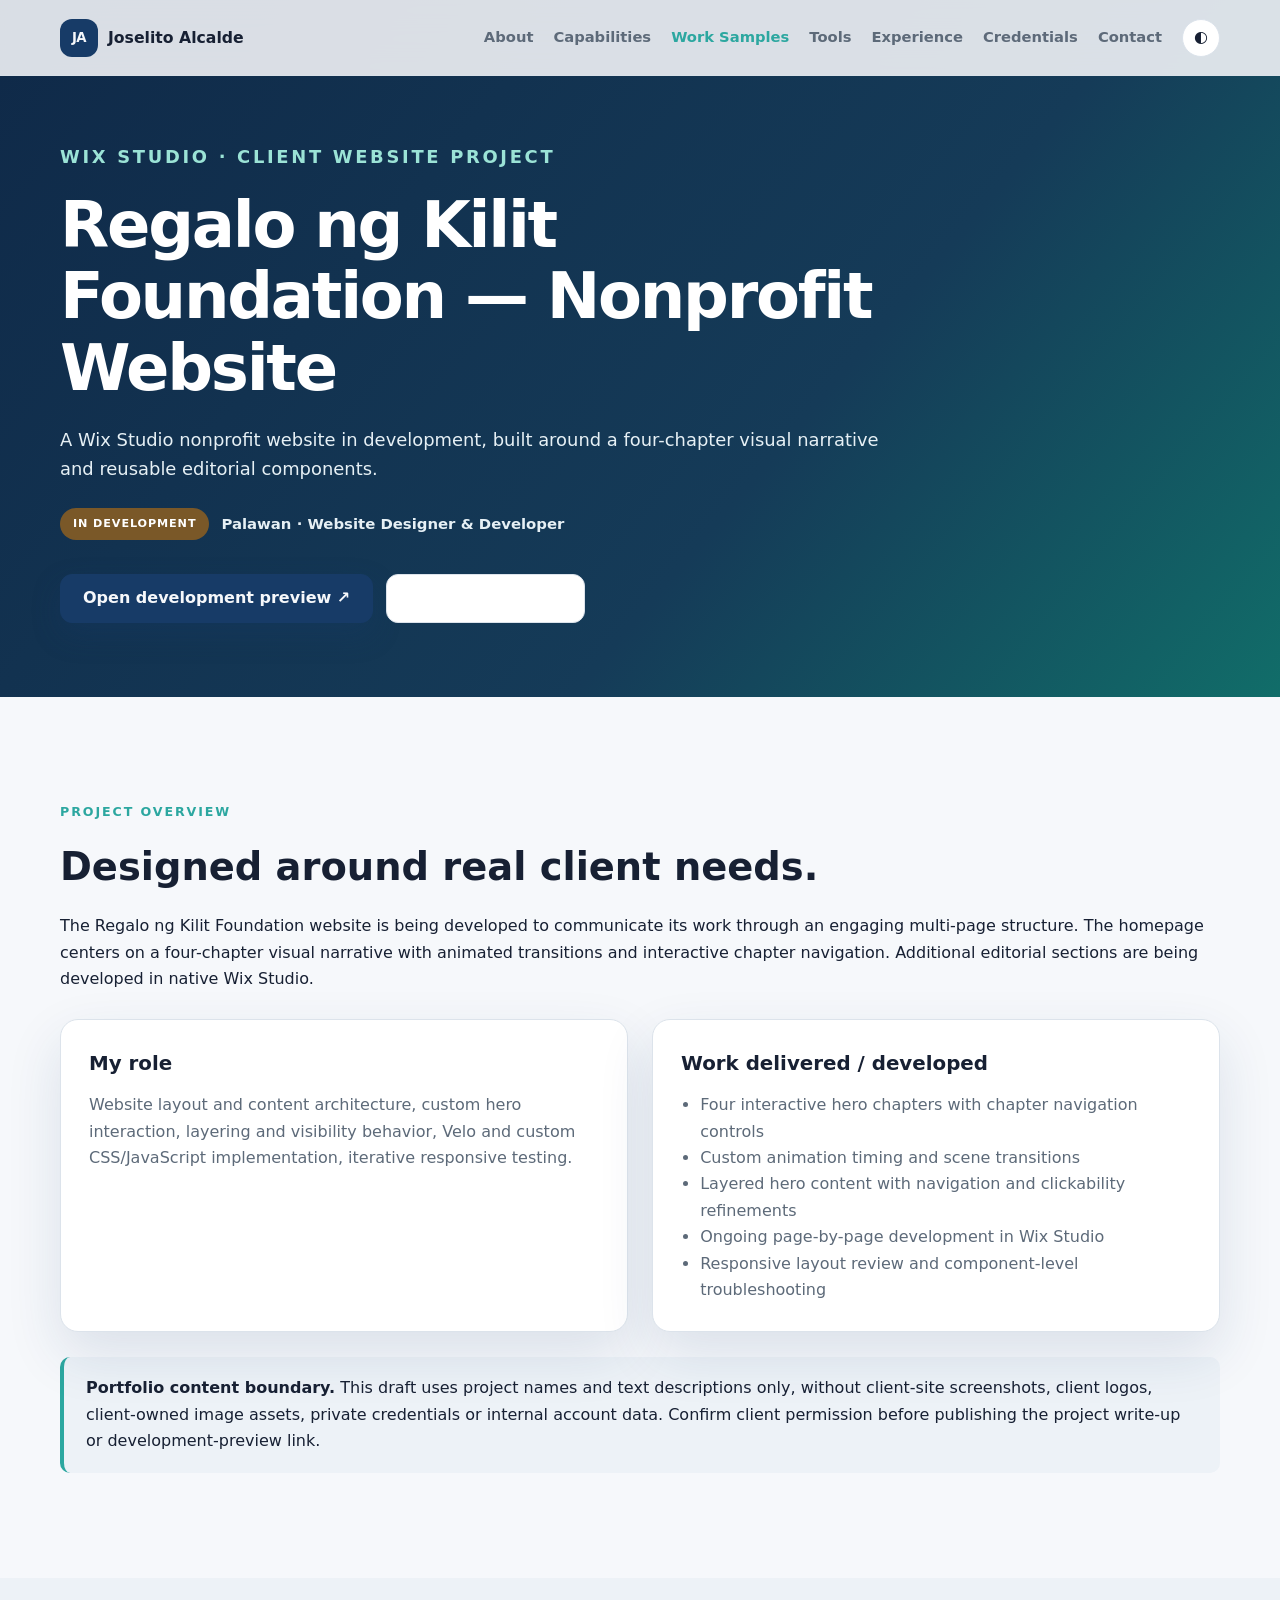
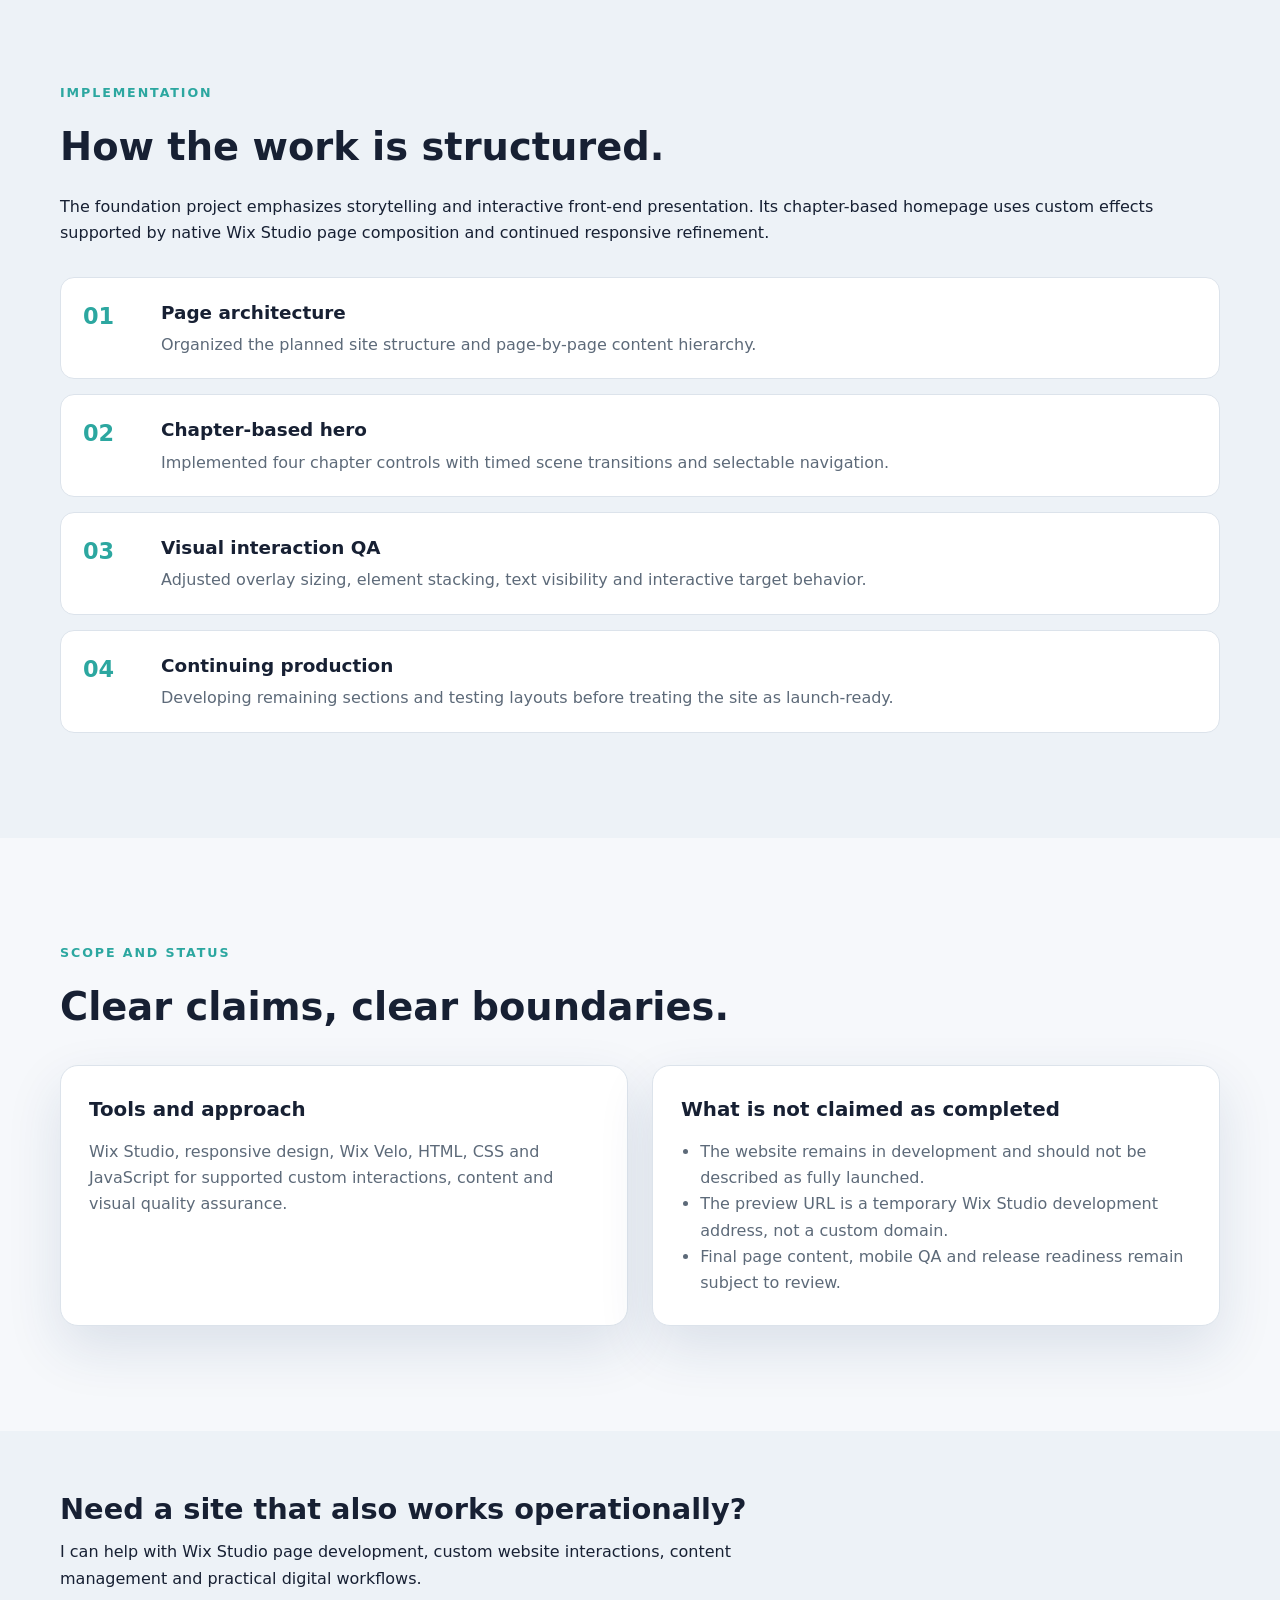
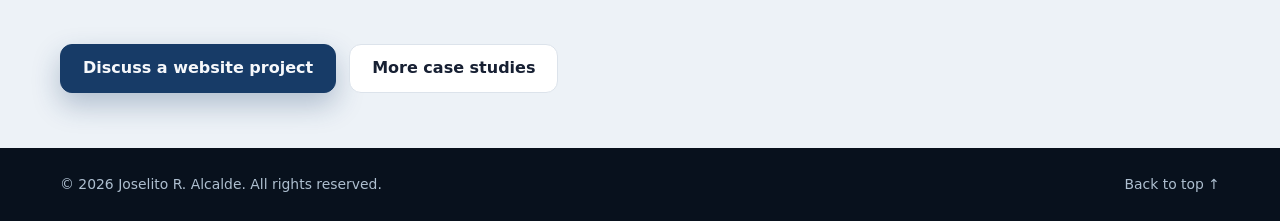
<file: rnk-foundation-case-study.html>
<!DOCTYPE html>
<html lang="en"><head>
<meta charset="utf-8"/>
<meta content="width=device-width, initial-scale=1" name="viewport"/>
<meta content="An in-progress multi-page Wix Studio project with a custom animated hero and four-chapter interactive navigation." name="description"/>
<meta content="Joselito R. Alcalde" name="author"/>
<meta content="#173b67" name="theme-color"/>
<meta content="Regalo ng Kilit Foundation — Nonprofit Website | Joselito Alcalde Case Study" property="og:title"/>
<meta content="An in-progress multi-page Wix Studio project with a custom animated hero and four-chapter interactive navigation." property="og:description"/>
<meta content="website" property="og:type"/>
<meta content="https://alcalds.github.io/rnk-foundation-case-study.html" property="og:url"/>
<meta content="https://alcalds.github.io/assets/images/social-preview.jpg" property="og:image"/>
<meta content="summary_large_image" name="twitter:card"/>
<link href="https://alcalds.github.io/rnk-foundation-case-study.html" rel="canonical"/>
<title>Regalo ng Kilit Foundation — Nonprofit Website | Joselito Alcalde Case Study</title>
<link href="assets/favicon.svg" rel="icon" type="image/svg+xml"/>
<link href="styles.css?v=13" rel="stylesheet"/>
<script defer="" src="script.js?v=13"></script>
<script type="application/ld+json">
{
  "@context": "https://schema.org",
  "@type": "CollectionPage",
  "name": "Professional Work Samples of Joselito R. Alcalde",
  "url": "https://alcalds.github.io/work-samples.html",
  "description": "Sanitized work samples covering workflow automation, data reporting, and professional documentation.",
  "author": {"@type": "Person", "name": "Joselito R. Alcalde"},
  "hasPart": [
    {"@type": "CreativeWork", "name": "Google Workspace Email and Document Management Automation", "url": "https://alcalds.github.io/automation-case-study.html"},
    {"@type": "CreativeWork", "name": "Multi-Unit Data Consolidation and Management Reporting", "url": "https://alcalds.github.io/data-reporting-case-study.html"},
    {"@type": "CreativeWork", "name": "Documentation, Editing and Publication Quality Assurance", "url": "https://alcalds.github.io/documentation-formatting-case-study.html"}
  ]
}
</script>
<style>
.project-case-intro { padding: 142px 0 74px; background: linear-gradient(130deg, #0f2948 0%, #153b58 62%, #116d69 100%); color: #fff; }
.project-case-intro .eyebrow { color: #9be3d6; }
.project-case-intro h1 {font-size:clamp(2.2rem,5vw,4rem);line-height:1.12;max-width:850px;letter-spacing:-.035em;margin:18px 0 20px;}
.project-case-intro p {max-width:850px;color:#e6f0f5;font-size:1.12rem;}
.case-status-line {display:flex;flex-wrap:wrap;gap:12px;align-items:center;margin-top:24px;}
.case-status-line .status {border-radius:999px;padding:7px 13px;color:#fff;}
.case-status-line .status-client-live{background:#21624e}.case-status-line .status-inprogress{background:#7a5828}
.case-status-line span:not(.status){font-weight:600;font-size:.93rem;color:#e6f0f5}
.case-note {border-left:4px solid var(--accent);padding:18px 22px;border-radius:10px;background:var(--surface-soft);margin-top:25px;}
.case-detail-grid {display:grid;grid-template-columns:repeat(2,minmax(0,1fr));gap:24px;margin-top:26px;}
.case-detail-card {padding:28px;background:var(--surface);border:1px solid var(--border);border-radius:18px;box-shadow:var(--shadow);}
.case-detail-card h3{font-size:1.24rem;margin-bottom:12px;}.case-detail-card p,.case-detail-card li{color:var(--muted)}
.case-detail-card ul{margin-top:10px;}.case-copy-section h2{font-size:clamp(1.7rem,3vw,2.5rem);margin-bottom:15px;}
.case-copy-section > p {font-size:1.06rem;color:var(--muted);max-width:900px;}
.case-steps{counter-reset:step;display:grid;gap:15px;margin-top:30px;}
.case-step{display:grid;grid-template-columns:60px 1fr;gap:18px;align-items:start;padding:20px 22px;border:1px solid var(--border);border-radius:14px;background:var(--surface);}
.case-step b{font-size:1.4rem;color:var(--accent);}.case-step h3{font-size:1.15rem;margin-bottom:4px;}.case-step p{color:var(--muted)}
.project-case-cta{padding:55px 0;background:var(--surface-soft)}
.project-case-cta .container{display:flex;align-items:center;gap:18px;flex-wrap:wrap;justify-content:space-between}
.case-cta-copy{max-width:720px}.case-cta-copy h2{font-size:1.8rem;margin-bottom:6px}
@media(max-width:720px){.case-detail-grid{grid-template-columns:1fr}.project-case-intro{padding:110px 0 58px}.case-step{grid-template-columns:42px 1fr;padding:18px}}
</style></head><body><a class="skip-link" href="#main-content">Skip to content</a><header class="site-header" id="siteHeader">
<nav aria-label="Primary navigation" class="nav container">
<a aria-label="Joselito R. Alcalde home" class="brand" href="index.html#home"><span class="brand-mark">JA</span><span class="brand-name">Joselito Alcalde</span></a>
<button aria-controls="navMenu" aria-expanded="false" aria-label="Open navigation" class="menu-button" id="menuButton" type="button"><span></span><span></span><span></span></button>
<div class="nav-menu" id="navMenu">
<a href="index.html#about">About</a><a href="index.html#capabilities">Capabilities</a><a aria-current="page" class="active" href="work-samples.html">Work Samples</a><a href="index.html#tools">Tools</a><a href="index.html#experience">Experience</a><a href="index.html#credentials">Credentials</a><a href="index.html#contact">Contact</a>
<button aria-label="Switch theme" class="theme-button" id="themeButton" type="button"><span aria-hidden="true" class="theme-icon">◐</span></button>
</div>
</nav>
</header><main id="main-content"><section class="project-case-intro"><div class="container"><p class="eyebrow">WIX STUDIO · CLIENT WEBSITE PROJECT</p><h1>Regalo ng Kilit Foundation — Nonprofit Website</h1><p>A Wix Studio nonprofit website in development, built around a four-chapter visual narrative and reusable editorial components.</p><div class="case-status-line"><span class="status status-inprogress">In development</span><span>Palawan · Website Designer &amp; Developer</span></div><div class="hero-actions"><a class="button button-primary" href="https://magicalkingfisherp.wixstudio.com/regalongkilit" rel="noopener noreferrer" target="_blank">Open development preview ↗</a><a class="button button-secondary" href="work-samples.html">All work samples</a></div></div></section>
<section class="section case-copy-section"><div class="container"><p class="section-kicker">Project overview</p><h2>Designed around real client needs.</h2><p>The Regalo ng Kilit Foundation website is being developed to communicate its work through an engaging multi-page structure. The homepage centers on a four-chapter visual narrative with animated transitions and interactive chapter navigation. Additional editorial sections are being developed in native Wix Studio.</p><div class="case-detail-grid"><div class="case-detail-card"><h3>My role</h3><p>Website layout and content architecture, custom hero interaction, layering and visibility behavior, Velo and custom CSS/JavaScript implementation, iterative responsive testing.</p></div><div class="case-detail-card"><h3>Work delivered / developed</h3><ul><li>Four interactive hero chapters with chapter navigation controls</li><li>Custom animation timing and scene transitions</li><li>Layered hero content with navigation and clickability refinements</li><li>Ongoing page-by-page development in Wix Studio</li><li>Responsive layout review and component-level troubleshooting</li></ul></div></div><div class="case-note"><strong>Portfolio content boundary.</strong> This draft uses project names and text descriptions only, without client-site screenshots, client logos, client-owned image assets, private credentials or internal account data. Confirm client permission before publishing the project write-up or development-preview link.</div></div></section>
<section class="section section-soft case-copy-section"><div class="container"><p class="section-kicker">Implementation</p><h2>How the work is structured.</h2><p>The foundation project emphasizes storytelling and interactive front-end presentation. Its chapter-based homepage uses custom effects supported by native Wix Studio page composition and continued responsive refinement.</p><div class="case-steps"><div class="case-step"><b>01</b><div><h3>Page architecture</h3><p>Organized the planned site structure and page-by-page content hierarchy.</p></div></div><div class="case-step"><b>02</b><div><h3>Chapter-based hero</h3><p>Implemented four chapter controls with timed scene transitions and selectable navigation.</p></div></div><div class="case-step"><b>03</b><div><h3>Visual interaction QA</h3><p>Adjusted overlay sizing, element stacking, text visibility and interactive target behavior.</p></div></div><div class="case-step"><b>04</b><div><h3>Continuing production</h3><p>Developing remaining sections and testing layouts before treating the site as launch-ready.</p></div></div></div></div></section>
<section class="section case-copy-section"><div class="container"><p class="section-kicker">Scope and status</p><h2>Clear claims, clear boundaries.</h2><div class="case-detail-grid"><div class="case-detail-card"><h3>Tools and approach</h3><p>Wix Studio, responsive design, Wix Velo, HTML, CSS and JavaScript for supported custom interactions, content and visual quality assurance.</p></div><div class="case-detail-card"><h3>What is not claimed as completed</h3><ul><li>The website remains in development and should not be described as fully launched.</li><li>The preview URL is a temporary Wix Studio development address, not a custom domain.</li><li>Final page content, mobile QA and release readiness remain subject to review.</li></ul></div></div></div></section>
<section class="project-case-cta"><div class="container"><div class="case-cta-copy"><h2>Need a site that also works operationally?</h2><p>I can help with Wix Studio page development, custom website interactions, content management and practical digital workflows.</p></div><div class="hero-actions"><a class="button button-primary" href="index.html#contact">Discuss a website project</a><a class="button button-secondary" href="work-samples.html">More case studies</a></div></div></section></main><footer class="site-footer"><div class="container footer-inner"><p>© <span id="currentYear"></span> Joselito R. Alcalde. All rights reserved.</p><a href="#main-content">Back to top ↑</a></div></footer></body></html>
</file>
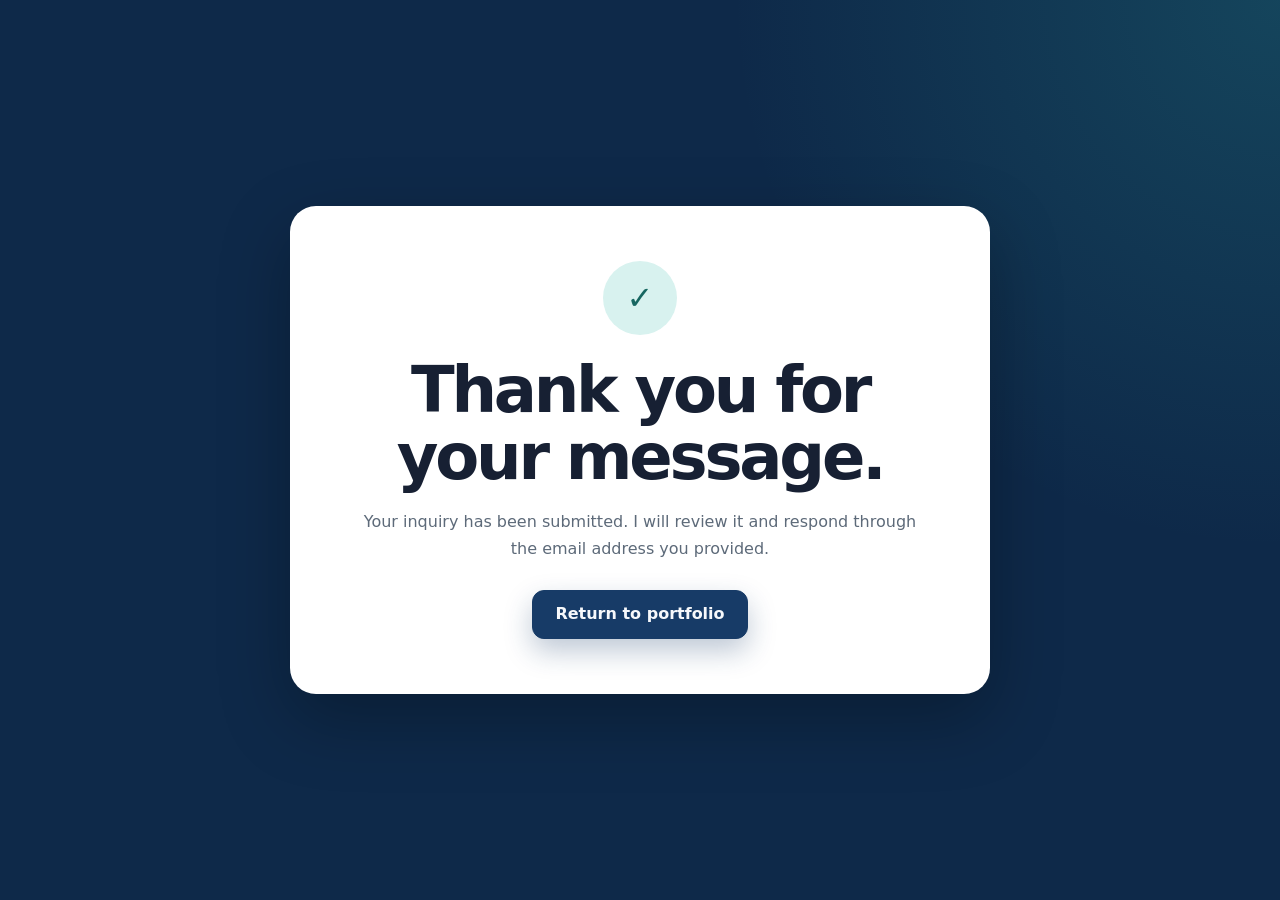
<file: thanks.html>
<!DOCTYPE html>

<html lang="en">
<head>
<meta charset="utf-8"/>
<meta content="width=device-width, initial-scale=1" name="viewport"/>
<meta content="noindex, nofollow" name="robots"/>
<title>Message Sent | Joselito R. Alcalde</title>
<link href="assets/favicon.svg" rel="icon" type="image/svg+xml"/>
<link href="styles.css?v=13" rel="stylesheet"/>
</head>
<body class="thanks-page">
<main class="container">
<section class="thanks-card">
<div aria-hidden="true" class="thanks-mark">✓</div>
<h1>Thank you for your message.</h1>
<p>
        Your inquiry has been submitted. I will review it and respond through the
        email address you provided.
      </p>
<a class="button button-primary" href="index.html">Return to portfolio</a>
</section>
</main>
</body>
</html>
</file>
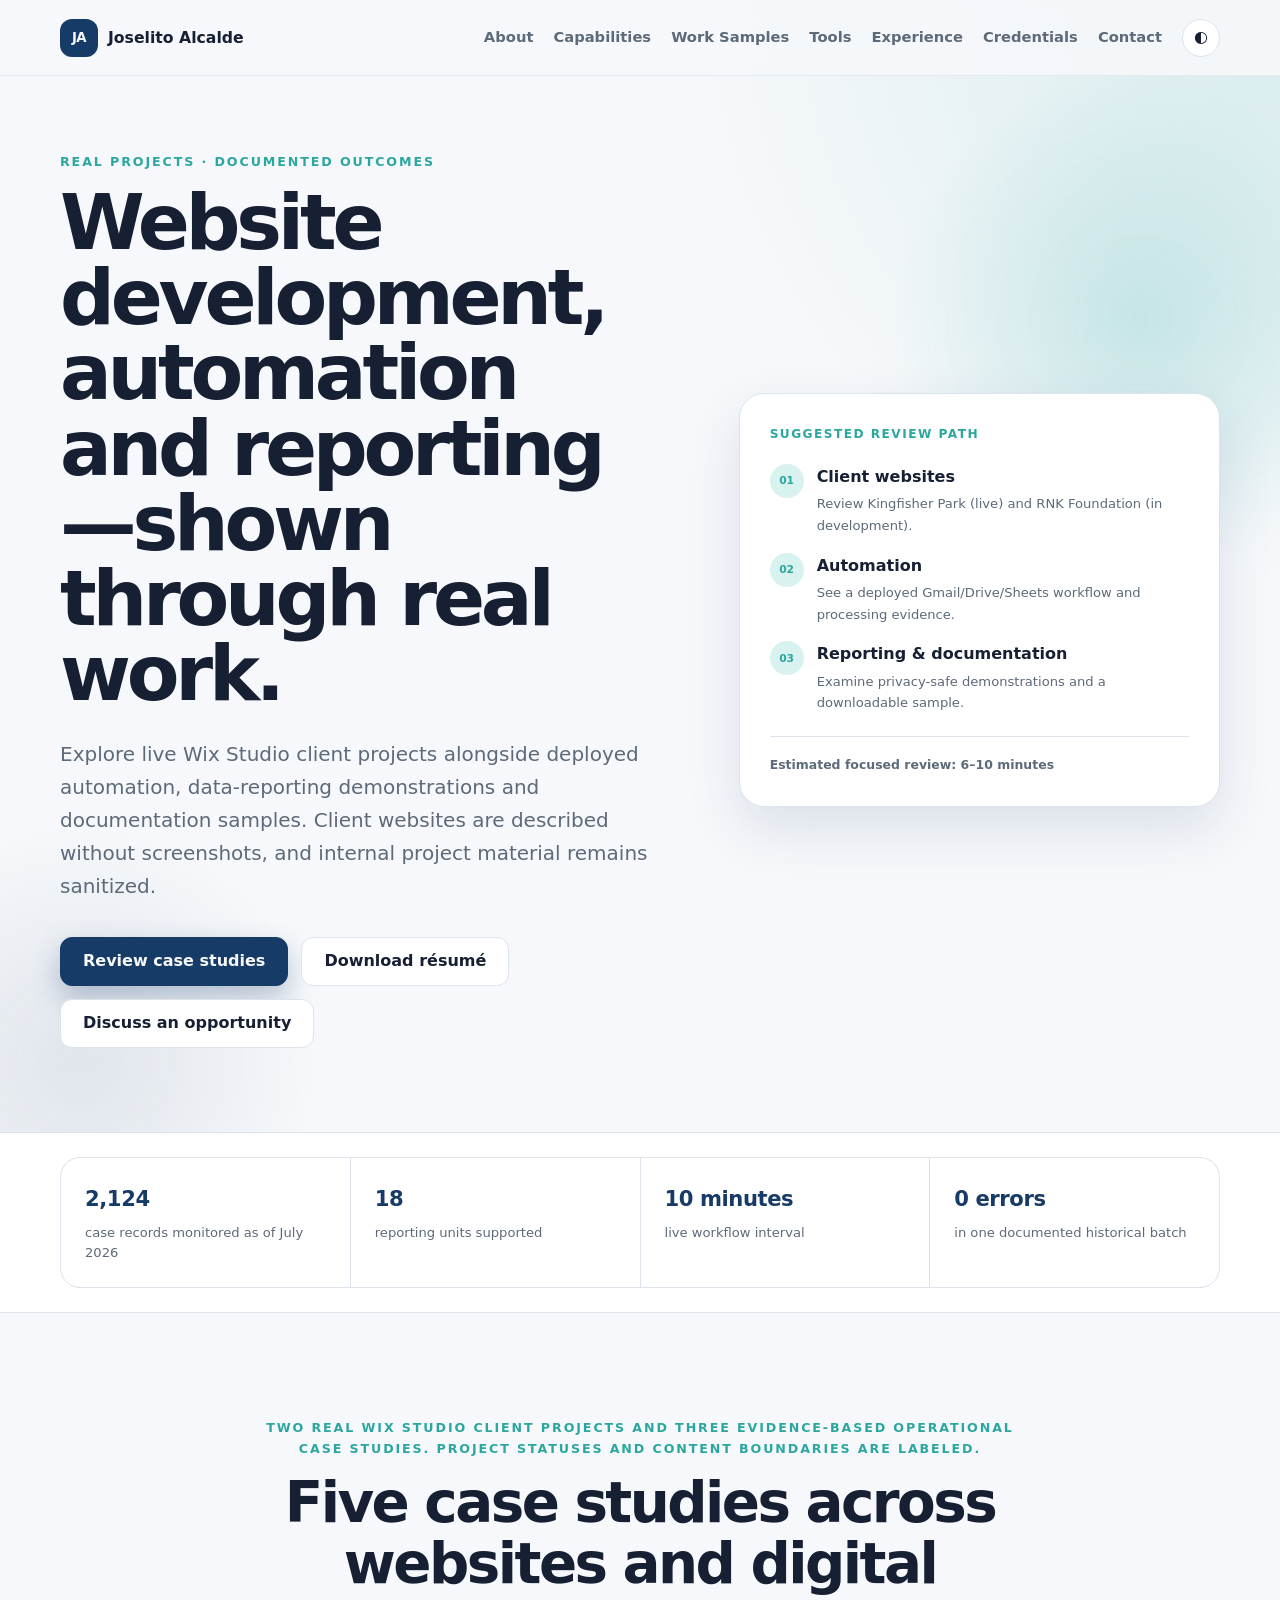
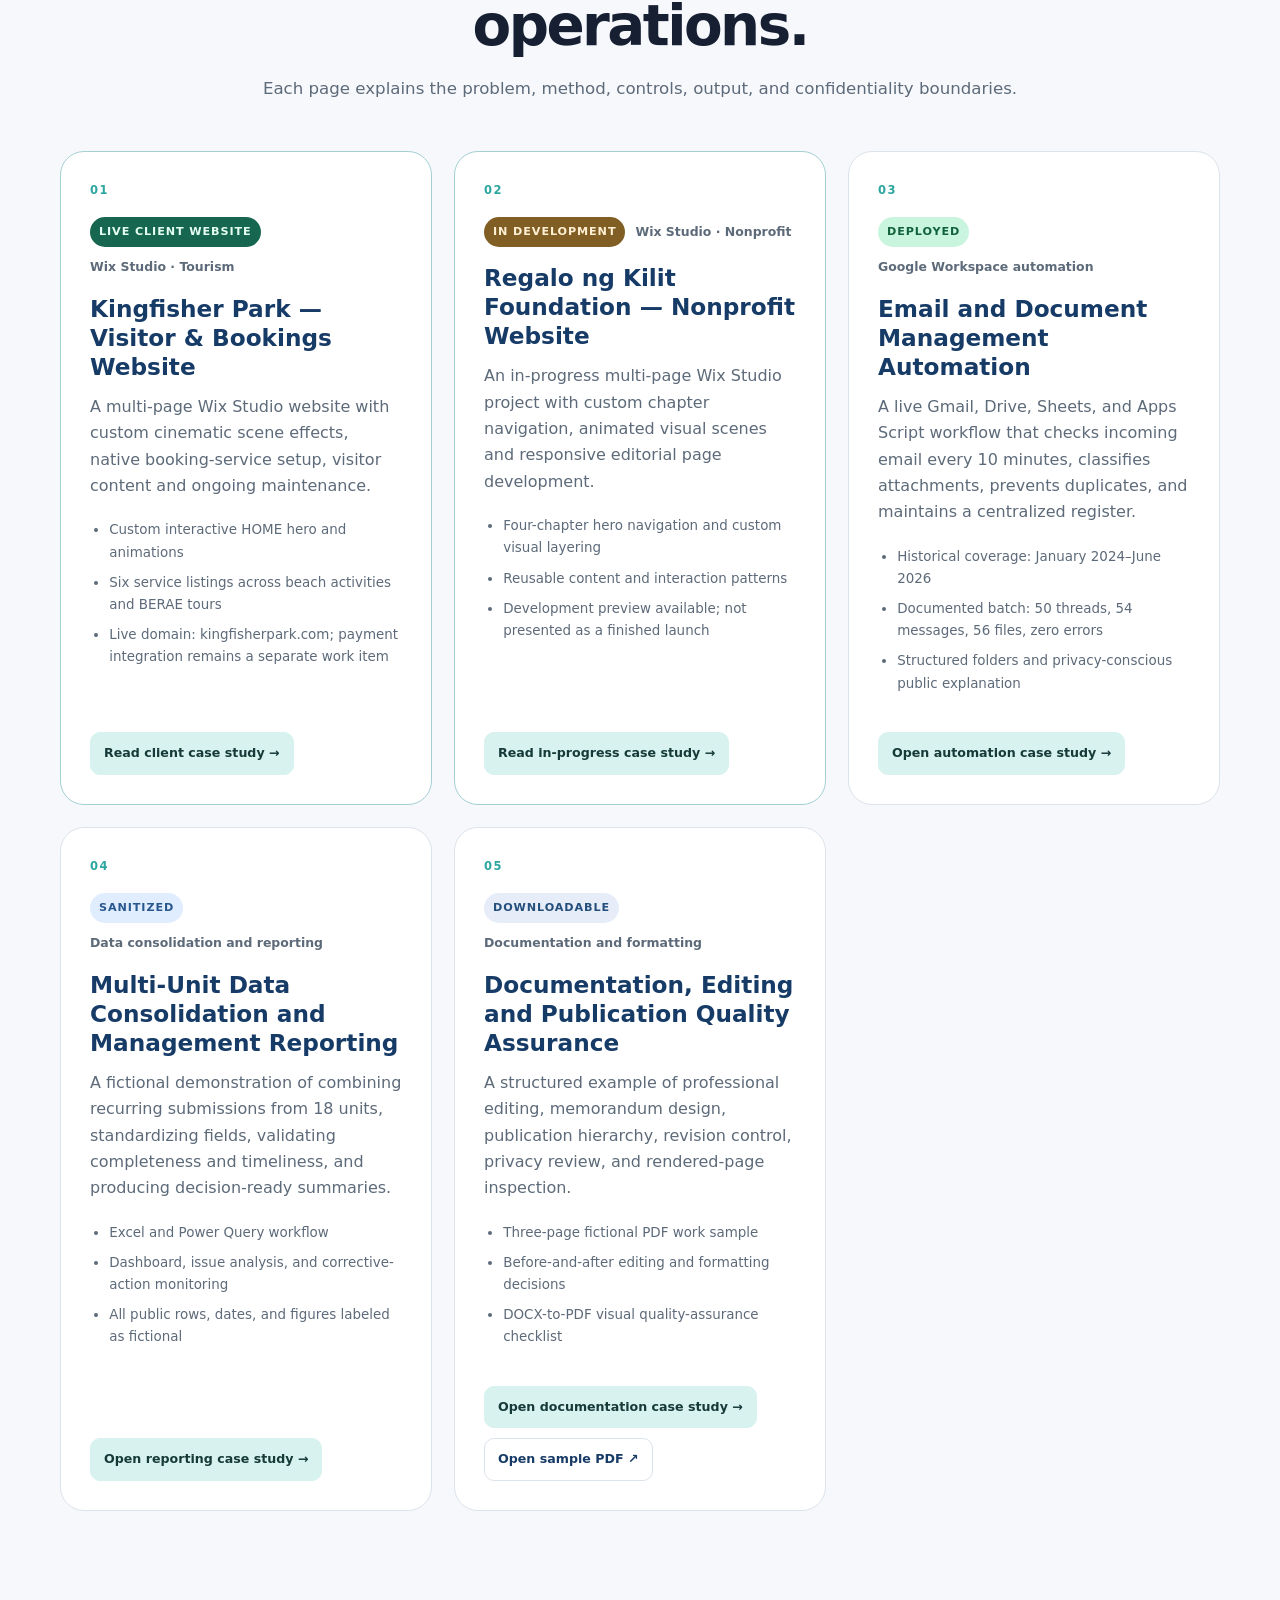
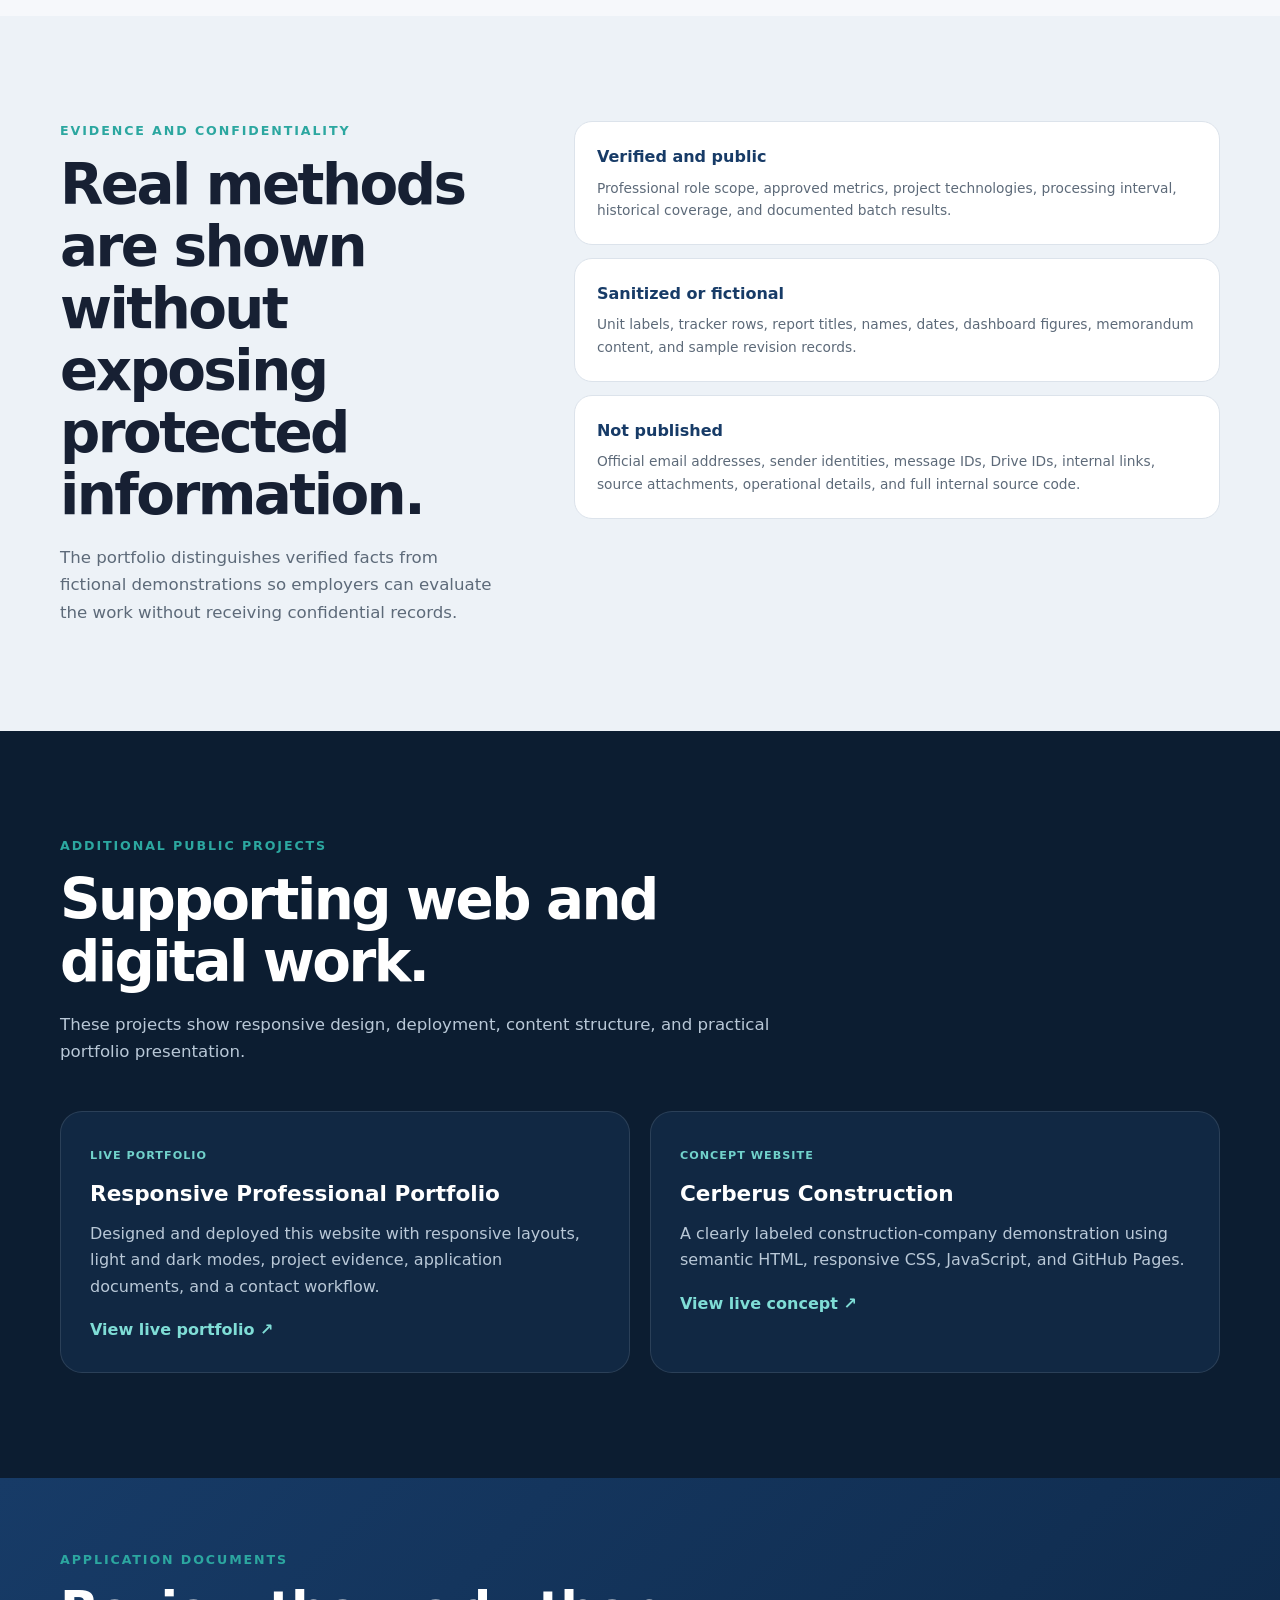
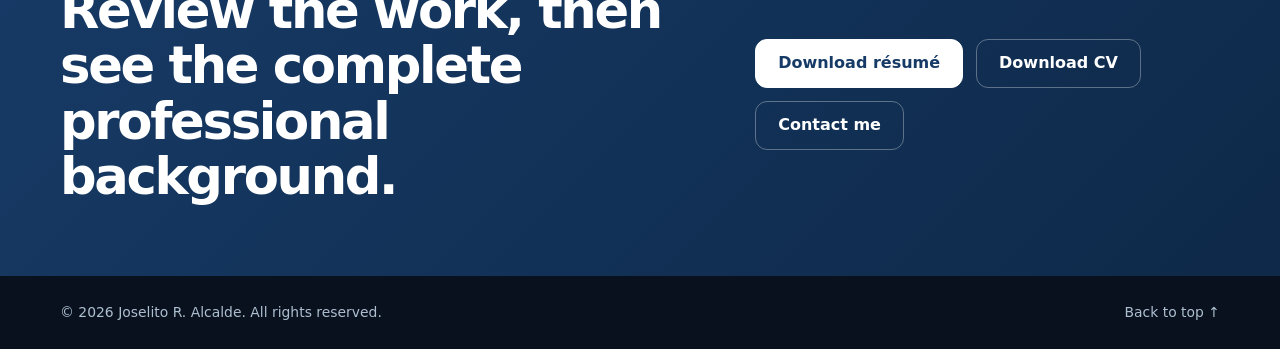
<file: work-samples.html>
<!DOCTYPE html>

<html lang="en">
<head>
<meta charset="utf-8"/>
<meta content="width=device-width, initial-scale=1" name="viewport"/>
<meta content="Real Wix Studio client website case studies, custom interactions, automation, reporting and publication samples by Joselito R. Alcalde." name="description"/>
<meta content="Joselito R. Alcalde" name="author"/>
<meta content="#173b67" name="theme-color"/>
<meta content="Portfolio Work Samples | Joselito R. Alcalde" property="og:title"/>
<meta content="Real Wix Studio client website case studies, custom interactions, automation, reporting and publication samples by Joselito R. Alcalde." property="og:description"/>
<meta content="website" property="og:type"/>
<meta content="https://alcalds.github.io/work-samples.html" property="og:url"/>
<meta content="https://alcalds.github.io/assets/images/social-preview.jpg" property="og:image"/>
<meta content="summary_large_image" name="twitter:card"/>
<link href="https://alcalds.github.io/work-samples.html" rel="canonical"/>
<title>Portfolio Work Samples | Joselito R. Alcalde</title>
<link href="assets/favicon.svg" rel="icon" type="image/svg+xml"/>
<link href="styles.css?v=13" rel="stylesheet"/>
<script defer="" src="script.js?v=13"></script>
<script type="application/ld+json">
{
  "@context": "https://schema.org",
  "@type": "CollectionPage",
  "name": "Professional Work Samples of Joselito R. Alcalde",
  "url": "https://alcalds.github.io/work-samples.html",
  "description": "Sanitized work samples covering workflow automation, data reporting, and professional documentation.",
  "author": {"@type": "Person", "name": "Joselito R. Alcalde"},
  "hasPart": [
    {"@type": "CreativeWork", "name": "Google Workspace Email and Document Management Automation", "url": "https://alcalds.github.io/automation-case-study.html"},
    {"@type": "CreativeWork", "name": "Multi-Unit Data Consolidation and Management Reporting", "url": "https://alcalds.github.io/data-reporting-case-study.html"},
    {"@type": "CreativeWork", "name": "Documentation, Editing and Publication Quality Assurance", "url": "https://alcalds.github.io/documentation-formatting-case-study.html"}
  ]
}
</script>
</head>
<body class="case-study-page work-samples-page">
<a class="skip-link" href="#main-content">Skip to content</a>
<header class="site-header" id="siteHeader">
<nav aria-label="Primary navigation" class="nav container">
<a aria-label="Joselito R. Alcalde home" class="brand" href="index.html#home"><span class="brand-mark">JA</span><span class="brand-name">Joselito Alcalde</span></a>
<button aria-controls="navMenu" aria-expanded="false" aria-label="Open navigation" class="menu-button" id="menuButton" type="button"><span></span><span></span><span></span></button>
<div class="nav-menu" id="navMenu">
<a href="index.html#about">About</a><a href="index.html#capabilities">Capabilities</a><a aria-current="page" class="active" href="work-samples.html">Work Samples</a><a href="index.html#tools">Tools</a><a href="index.html#experience">Experience</a><a href="index.html#credentials">Credentials</a><a href="index.html#contact">Contact</a>
<button aria-label="Switch theme" class="theme-button" id="themeButton" type="button"><span aria-hidden="true" class="theme-icon">◐</span></button>
</div>
</nav>
</header>
<main id="main-content">
<section class="work-samples-hero" id="overview">
<div aria-hidden="true" class="hero-orb hero-orb-one"></div><div aria-hidden="true" class="hero-orb hero-orb-two"></div>
<div class="container work-samples-hero-grid">
<div class="work-samples-hero-copy reveal">
<p class="eyebrow">Real projects · Documented outcomes</p>
<h1>Website development, automation and reporting—shown through real work.</h1>
<p class="case-lead">Explore live Wix Studio client projects alongside deployed automation, data-reporting demonstrations and documentation samples. Client websites are described without screenshots, and internal project material remains sanitized.</p>
<div class="hero-actions"><a class="button button-primary" href="#case-studies">Review case studies</a><a class="button button-secondary" download="Joselito_Alcalde_Public_Resume.pdf" href="assets/documents/Joselito_Alcalde_Public_Resume.pdf">Download résumé</a><a class="button button-secondary" href="index.html#contact">Discuss an opportunity</a></div>
</div>
<aside aria-label="Suggested recruiter review path" class="review-path-card reveal">
<p class="summary-label">Suggested review path</p>
<ol><li><strong>Client websites</strong><span>Review Kingfisher Park (live) and RNK Foundation (in development).</span></li><li><strong>Automation</strong><span>See a deployed Gmail/Drive/Sheets workflow and processing evidence.</span></li><li><strong>Reporting &amp; documentation</strong><span>Examine privacy-safe demonstrations and a downloadable sample.</span></li></ol>
<p class="review-time">Estimated focused review: 6–10 minutes</p>
</aside>
</div>
</section>
<section aria-label="Verified professional metrics" class="proof-strip proof-strip-hub"><div class="container proof-grid"><article><strong>2,124</strong><span>case records monitored as of July 2026</span></article><article><strong>18</strong><span>reporting units supported</span></article><article><strong>10 minutes</strong><span>live workflow interval</span></article><article><strong>0 errors</strong><span>in one documented historical batch</span></article></div></section>
<section class="section" id="case-studies">
<div class="container"><div class="section-heading centered reveal"><p class="section-kicker">Two real Wix Studio client projects and three evidence-based operational case studies. Project statuses and content boundaries are labeled.</p><h2>Five case studies across websites and digital operations.</h2><p>Each page explains the problem, method, controls, output, and confidentiality boundaries.</p></div>
<div class="work-sample-grid"><article class="work-sample-card work-sample-card-client reveal"><div class="sample-card-number">01</div><div class="project-meta"><span class="status status-client-live">Live client website</span><span>Wix Studio · Tourism</span></div><h3>Kingfisher Park — Visitor &amp; Bookings Website</h3><p>A multi-page Wix Studio website with custom cinematic scene effects, native booking-service setup, visitor content and ongoing maintenance.</p><ul><li>Custom interactive HOME hero and animations</li><li>Six service listings across beach activities and BERAE tours</li><li>Live domain: kingfisherpark.com; payment integration remains a separate work item</li></ul><div class="sample-card-actions"><a class="project-button project-button-primary" href="kingfisher-park-case-study.html">Read client case study →</a></div></article>
<article class="work-sample-card work-sample-card-client reveal"><div class="sample-card-number">02</div><div class="project-meta"><span class="status status-inprogress">In development</span><span>Wix Studio · Nonprofit</span></div><h3>Regalo ng Kilit Foundation — Nonprofit Website</h3><p>An in-progress multi-page Wix Studio project with custom chapter navigation, animated visual scenes and responsive editorial page development.</p><ul><li>Four-chapter hero navigation and custom visual layering</li><li>Reusable content and interaction patterns</li><li>Development preview available; not presented as a finished launch</li></ul><div class="sample-card-actions"><a class="project-button project-button-primary" href="rnk-foundation-case-study.html">Read in-progress case study →</a></div></article>
<article class="work-sample-card reveal"><div class="sample-card-number">03</div><div class="project-meta"><span class="status status-live">Deployed</span><span>Google Workspace automation</span></div><h3>Email and Document Management Automation</h3><p>A live Gmail, Drive, Sheets, and Apps Script workflow that checks incoming email every 10 minutes, classifies attachments, prevents duplicates, and maintains a centralized register.</p><ul><li>Historical coverage: January 2024–June 2026</li><li>Documented batch: 50 threads, 54 messages, 56 files, zero errors</li><li>Structured folders and privacy-conscious public explanation</li></ul><div class="sample-card-actions"><a class="project-button project-button-primary" href="automation-case-study.html">Open automation case study →</a></div></article>
<article class="work-sample-card reveal"><div class="sample-card-number">04</div><div class="project-meta"><span class="status status-data">Sanitized</span><span>Data consolidation and reporting</span></div><h3>Multi-Unit Data Consolidation and Management Reporting</h3><p>A fictional demonstration of combining recurring submissions from 18 units, standardizing fields, validating completeness and timeliness, and producing decision-ready summaries.</p><ul><li>Excel and Power Query workflow</li><li>Dashboard, issue analysis, and corrective-action monitoring</li><li>All public rows, dates, and figures labeled as fictional</li></ul><div class="sample-card-actions"><a class="project-button project-button-primary" href="data-reporting-case-study.html">Open reporting case study →</a></div></article>
<article class="work-sample-card reveal"><div class="sample-card-number">05</div><div class="project-meta"><span class="status status-docs">Downloadable</span><span>Documentation and formatting</span></div><h3>Documentation, Editing and Publication Quality Assurance</h3><p>A structured example of professional editing, memorandum design, publication hierarchy, revision control, privacy review, and rendered-page inspection.</p><ul><li>Three-page fictional PDF work sample</li><li>Before-and-after editing and formatting decisions</li><li>DOCX-to-PDF visual quality-assurance checklist</li></ul><div class="sample-card-actions"><a class="project-button project-button-primary" href="documentation-formatting-case-study.html">Open documentation case study →</a><a class="project-button" href="assets/documents/Sanitized_Documentation_Formatting_Sample.pdf" rel="noopener" target="_blank">Open sample PDF ↗</a></div></article>
</div></div>
</section>
<section class="section section-soft" id="evidence-boundaries"><div class="container evidence-grid"><div class="section-heading reveal"><p class="section-kicker">Evidence and confidentiality</p><h2>Real methods are shown without exposing protected information.</h2><p>The portfolio distinguishes verified facts from fictional demonstrations so employers can evaluate the work without receiving confidential records.</p></div><div class="evidence-cards reveal"><article><strong>Verified and public</strong><p>Professional role scope, approved metrics, project technologies, processing interval, historical coverage, and documented batch results.</p></article><article><strong>Sanitized or fictional</strong><p>Unit labels, tracker rows, report titles, names, dates, dashboard figures, memorandum content, and sample revision records.</p></article><article><strong>Not published</strong><p>Official email addresses, sender identities, message IDs, Drive IDs, internal links, source attachments, operational details, and full internal source code.</p></article></div></div></section>
<section class="section section-dark" id="secondary-work"><div class="container"><div class="section-heading light reveal"><p class="section-kicker">Additional public projects</p><h2>Supporting web and digital work.</h2><p>These projects show responsive design, deployment, content structure, and practical portfolio presentation.</p></div><div class="secondary-work-grid"><article class="reveal"><span>Live portfolio</span><h3>Responsive Professional Portfolio</h3><p>Designed and deployed this website with responsive layouts, light and dark modes, project evidence, application documents, and a contact workflow.</p><a href="https://alcalds.github.io/" rel="noopener noreferrer" target="_blank">View live portfolio ↗</a></article><article class="reveal"><span>Concept website</span><h3>Cerberus Construction</h3><p>A clearly labeled construction-company demonstration using semantic HTML, responsive CSS, JavaScript, and GitHub Pages.</p><a href="https://alcalds.github.io/cerberus-construction-ph/" rel="noopener noreferrer" target="_blank">View live concept ↗</a></article></div></div></section>
<section class="case-cta"><div class="container case-cta-inner reveal"><div><p class="section-kicker">Application documents</p><h2>Review the work, then see the complete professional background.</h2></div><div class="hero-actions"><a class="button button-light" download="Joselito_Alcalde_Public_Resume.pdf" href="assets/documents/Joselito_Alcalde_Public_Resume.pdf">Download résumé</a><a class="button case-outline-button" download="Joselito_Alcalde_Public_CV.pdf" href="assets/documents/Joselito_Alcalde_Public_CV.pdf">Download CV</a><a class="button case-outline-button" href="index.html#contact">Contact me</a></div></div></section>
</main>
<footer class="site-footer"><div class="container footer-inner"><p>© <span id="currentYear"></span> Joselito R. Alcalde. All rights reserved.</p><a href="#overview">Back to top ↑</a></div></footer>
</body>
</html>
</file>
<file: styles.css>
:root {
  --bg: #f6f8fb;
  --surface: #ffffff;
  --surface-soft: #edf2f7;
  --text: #172033;
  --muted: #5d6a79;
  --primary: #173b67;
  --primary-deep: #0e2949;
  --accent: #2ca7a0;
  --accent-soft: #d8f2ef;
  --border: #dce3eb;
  --shadow: 0 22px 55px rgba(23, 59, 103, 0.12);

  /* Contact and footer colors stay intentionally dark in every theme. */
  --contact-bg: #0e2949;
  --contact-bg-deep: #08111d;
  --contact-text: #ffffff;
  --contact-muted: #b9c8d7;
  --contact-label: #a9bdd0;
  --contact-card-bg: rgba(255, 255, 255, .07);
  --contact-card-border: rgba(255, 255, 255, .13);
  --contact-card-hover: rgba(255, 255, 255, .11);

  --header-height: 76px;
  --radius: 22px;
}

body.dark {
  --bg: #0c1420;
  --surface: #131f2e;
  --surface-soft: #101a27;
  --text: #edf4fb;
  --muted: #aab9c8;
  --primary: #8fc4ff;
  --primary-deep: #bddbff;
  --accent: #72d5cf;
  --accent-soft: #173c3c;
  --border: #2c3a4b;
  --shadow: 0 22px 55px rgba(0, 0, 0, 0.28);

  /* Keep the closing contact area dark instead of reversing to a light panel. */
  --contact-bg: #071523;
  --contact-bg-deep: #040b13;
  --contact-muted: #c2d0de;
  --contact-label: #a9bdd0;
  --contact-card-bg: rgba(255, 255, 255, .065);
  --contact-card-border: rgba(255, 255, 255, .14);
  --contact-card-hover: rgba(255, 255, 255, .12);
}

* {
  box-sizing: border-box;
  margin: 0;
  padding: 0;
}

html {
  scroll-behavior: smooth;
  scroll-padding-top: calc(var(--header-height) + 20px);
}

body {
  background: var(--bg);
  color: var(--text);
  font-family: Inter, ui-sans-serif, system-ui, -apple-system, BlinkMacSystemFont, "Segoe UI", sans-serif;
  line-height: 1.65;
  overflow-x: hidden;
  transition: background-color .25s ease, color .25s ease;
}

body.menu-open {
  overflow: hidden;
}

img {
  display: block;
  max-width: 100%;
}

a {
  color: inherit;
  text-decoration: none;
}

button {
  color: inherit;
  font: inherit;
}

ul {
  padding-left: 1.2rem;
}

.container {
  margin-inline: auto;
  width: min(1160px, calc(100% - 40px));
}

.section {
  padding: 105px 0;
}

.section-soft {
  background: var(--surface-soft);
}

.skip-link {
  background: var(--surface);
  border-radius: 8px;
  left: 14px;
  padding: 10px 14px;
  position: fixed;
  top: -100px;
  z-index: 3000;
}

.skip-link:focus {
  top: 14px;
}

.site-header {
  backdrop-filter: blur(16px);
  background: color-mix(in srgb, var(--bg) 88%, transparent);
  border-bottom: 1px solid color-mix(in srgb, var(--border) 72%, transparent);
  height: var(--header-height);
  left: 0;
  position: fixed;
  right: 0;
  top: 0;
  z-index: 1000;
}

.nav {
  align-items: center;
  display: flex;
  height: 100%;
  justify-content: space-between;
}

.brand {
  align-items: center;
  display: inline-flex;
  gap: 10px;
}

.brand-mark {
  align-items: center;
  background: var(--primary);
  border-radius: 12px;
  color: var(--bg);
  display: inline-flex;
  font-size: .83rem;
  font-weight: 900;
  height: 38px;
  justify-content: center;
  letter-spacing: -.04em;
  width: 38px;
}

.brand-name {
  font-size: .98rem;
  font-weight: 850;
}

.nav-menu {
  align-items: center;
  display: flex;
  gap: 20px;
}

.nav-menu > a {
  color: var(--muted);
  font-size: .92rem;
  font-weight: 750;
  transition: color .2s ease;
}

.nav-menu > a:hover,
.nav-menu > a.active {
  color: var(--accent);
}

.menu-button {
  background: transparent;
  border: 0;
  cursor: pointer;
  display: none;
  gap: 5px;
  width: 34px;
}

.menu-button span {
  background: var(--text);
  display: block;
  height: 2px;
  transition: transform .2s ease, opacity .2s ease;
  width: 100%;
}

.theme-button {
  align-items: center;
  background: var(--surface);
  border: 1px solid var(--border);
  border-radius: 50%;
  cursor: pointer;
  display: inline-flex;
  height: 38px;
  justify-content: center;
  width: 38px;
}

.hero {
  align-items: center;
  display: flex;
  min-height: 100vh;
  overflow: hidden;
  padding: calc(var(--header-height) + 72px) 0 90px;
  position: relative;
}

.hero-orb {
  border-radius: 50%;
  filter: blur(1px);
  opacity: .55;
  pointer-events: none;
  position: absolute;
}

.hero-orb-one {
  background: radial-gradient(circle, color-mix(in srgb, var(--accent) 34%, transparent), transparent 68%);
  height: 520px;
  right: -120px;
  top: 60px;
  width: 520px;
}

.hero-orb-two {
  background: radial-gradient(circle, color-mix(in srgb, var(--primary) 18%, transparent), transparent 68%);
  bottom: -180px;
  height: 500px;
  left: -170px;
  width: 500px;
}

.hero-grid {
  align-items: center;
  display: grid;
  gap: 74px;
  grid-template-columns: 1.12fr .88fr;
  position: relative;
  z-index: 1;
}

.eyebrow,
.section-kicker {
  color: var(--accent);
  font-size: .79rem;
  font-weight: 900;
  letter-spacing: .15em;
  margin-bottom: 12px;
  text-transform: uppercase;
}

.hero h1 {
  font-size: clamp(3.4rem, 7.5vw, 6.9rem);
  letter-spacing: -.07em;
  line-height: .94;
  margin-bottom: 22px;
}

.hero h1 span {
  color: var(--primary);
}

.hero-role {
  color: var(--text);
  font-size: clamp(1.25rem, 2.4vw, 2rem);
  font-weight: 720;
  line-height: 1.35;
  margin-bottom: 22px;
  max-width: 760px;
}

.hero-description {
  color: var(--muted);
  font-size: 1.07rem;
  max-width: 750px;
}

.hero-support-label {
  color: var(--primary);
  font-size: .88rem;
  font-weight: 900;
  letter-spacing: .08em;
  margin: -10px 0 16px;
  text-transform: uppercase;
}

.hero-secondary {
  color: var(--muted);
  font-size: .94rem;
  margin-top: 14px;
  max-width: 750px;
}

.hero-actions {
  display: flex;
  flex-wrap: wrap;
  gap: 13px;
  margin-top: 34px;
}

.button {
  align-items: center;
  border: 1px solid var(--border);
  border-radius: 12px;
  display: inline-flex;
  font-weight: 850;
  justify-content: center;
  min-height: 49px;
  padding: 0 22px;
  transition: transform .2s ease, box-shadow .2s ease, background-color .2s ease;
}

.button:hover {
  transform: translateY(-2px);
}

.button-primary {
  background: var(--primary);
  border-color: var(--primary);
  box-shadow: 0 12px 28px color-mix(in srgb, var(--primary) 28%, transparent);
  color: var(--bg);
}

.button-secondary {
  background: var(--surface);
}

.button-ghost {
  background: transparent;
  border-color: color-mix(in srgb, var(--primary) 35%, var(--border));
}

.hero-facts {
  display: grid;
  gap: 15px;
  grid-template-columns: repeat(3, 1fr);
  margin-top: 42px;
  max-width: 760px;
}

.hero-facts div {
  border-left: 2px solid var(--accent);
  padding-left: 13px;
}

.hero-facts strong,
.hero-facts span {
  display: block;
}

.hero-facts strong {
  font-size: 1.08rem;
}

.hero-facts span {
  color: var(--muted);
  font-size: .82rem;
  margin-top: 2px;
}

.portrait-panel {
  background: var(--surface);
  border: 1px solid var(--border);
  border-radius: 30px;
  box-shadow: var(--shadow);
  overflow: hidden;
  transform: rotate(1.1deg);
}

.portrait-frame {
  aspect-ratio: 4 / 5;
  background: var(--surface-soft);
  overflow: hidden;
}

.portrait-frame img {
  height: 100%;
  object-fit: cover;
  object-position: center 27%;
  width: 100%;
}

.portrait-caption {
  align-items: center;
  display: flex;
  gap: 18px;
  justify-content: space-between;
  padding: 22px 23px;
}

.portrait-caption strong,
.portrait-caption span {
  display: block;
}

.portrait-caption > div span {
  color: var(--muted);
  font-size: .85rem;
}

.availability {
  color: var(--muted);
  font-size: .78rem;
  font-weight: 750;
  text-align: right;
}

.availability i {
  background: #26b36b;
  border-radius: 50%;
  display: inline-block;
  height: 8px;
  margin-right: 6px;
  width: 8px;
}

.section-heading {
  max-width: 760px;
}

.section-heading.centered {
  margin-inline: auto;
  text-align: center;
}

.section-heading.light {
  color: var(--contact-text);
}

.section-heading h2 {
  font-size: clamp(2.1rem, 4.4vw, 3.75rem);
  letter-spacing: -.045em;
  line-height: 1.1;
}

.section-heading > p:last-child {
  color: var(--muted);
  font-size: 1.04rem;
  margin-top: 18px;
}

.section-heading.light > p:last-child {
  color: var(--contact-muted);
}

.about-grid {
  align-items: start;
  display: grid;
  gap: 70px;
  grid-template-columns: .9fr 1.1fr;
}

.about-copy > p {
  color: var(--muted);
  font-size: 1.06rem;
  margin-bottom: 18px;
}

.value-list {
  display: flex;
  flex-wrap: wrap;
  gap: 10px;
  margin-top: 30px;
}

.value-list span,
.role-grid span {
  background: var(--surface);
  border: 1px solid var(--border);
  border-radius: 999px;
  color: var(--muted);
  font-size: .85rem;
  font-weight: 750;
  padding: 9px 13px;
}

.capability-grid {
  display: grid;
  gap: 20px;
  grid-template-columns: repeat(3, 1fr);
  margin-top: 48px;
}

.capability-card {
  background: var(--surface);
  border: 1px solid var(--border);
  border-radius: var(--radius);
  padding: 28px;
  transition: transform .25s ease, box-shadow .25s ease;
}

.capability-card:hover {
  box-shadow: var(--shadow);
  transform: translateY(-5px);
}

.capability-number {
  color: var(--accent);
  display: inline-block;
  font-size: .77rem;
  font-weight: 900;
  letter-spacing: .12em;
  margin-bottom: 21px;
}

.capability-card h3 {
  font-size: 1.23rem;
  line-height: 1.3;
  margin-bottom: 12px;
}

.capability-card p {
  color: var(--muted);
}

.section-dark {
  background: #0c1d31;
  color: #f4f8fc;
}

.featured-project {
  background: linear-gradient(145deg, #132b47, #10243b);
  border: 1px solid rgba(255, 255, 255, .12);
  border-radius: 28px;
  display: grid;
  gap: 40px;
  grid-template-columns: 1.12fr .88fr;
  margin-top: 48px;
  overflow: hidden;
  padding: 38px;
}

.project-meta {
  align-items: center;
  color: #9fb3c7;
  display: flex;
  flex-wrap: wrap;
  font-size: .78rem;
  font-weight: 750;
  gap: 10px;
  margin-bottom: 16px;
}

.status {
  border-radius: 999px;
  font-size: .7rem;
  font-weight: 900;
  letter-spacing: .08em;
  padding: 6px 9px;
  text-transform: uppercase;
}

.status-live {
  background: #c9f5df;
  color: #11623b;
}

.status-complete {
  background: #d8f2ef;
  color: #176761;
}

.status-withdrawn {
  background: #ffe5c8;
  color: #854f11;
}

.status-institutional {
  background: #e1e7ff;
  color: #384b9b;
}

.status-data {
  background: #e0edff;
  color: #28588f;
}

.status-design {
  background: #f6dff4;
  color: #77346f;
}

.status-web {
  background: #e7e5ff;
  color: #4e439a;
}

.featured-project h3 {
  font-size: clamp(2rem, 3.5vw, 3.15rem);
  letter-spacing: -.04em;
  line-height: 1.08;
  margin-bottom: 18px;
}

.featured-project-copy > p {
  color: #c3d0dd;
  font-size: 1.02rem;
}

.project-points {
  color: #c3d0dd;
  margin-top: 22px;
}

.project-points li {
  margin-bottom: 8px;
}

.automation-visual {
  align-items: center;
  background: rgba(255, 255, 255, .05);
  border: 1px solid rgba(255, 255, 255, .08);
  border-radius: 22px;
  display: grid;
  gap: 12px;
  grid-template-columns: 1fr auto 1fr auto 1fr;
  padding: 20px;
}

.workflow-node {
  align-items: center;
  background: #f7fbff;
  border-radius: 16px;
  color: #172033;
  display: flex;
  flex-direction: column;
  min-height: 145px;
  justify-content: center;
  padding: 15px;
  text-align: center;
}

.workflow-node-accent {
  background: #d8f2ef;
}

.workflow-node small {
  color: #647282;
  font-size: .7rem;
  margin-top: 4px;
}

.workflow-icon {
  align-items: center;
  background: #173b67;
  border-radius: 10px;
  color: #fff;
  display: inline-flex;
  font-size: .8rem;
  font-weight: 900;
  height: 38px;
  justify-content: center;
  margin-bottom: 9px;
  width: 38px;
}

.workflow-arrow {
  color: #69c8c2;
  font-size: 1.5rem;
}

.workflow-stack {
  display: grid;
  gap: 10px;
}

.workflow-stack .workflow-node {
  min-height: 105px;
}

.project-grid {
  display: grid;
  gap: 20px;
  grid-template-columns: repeat(2, 1fr);
  margin-top: 22px;
}

.project-card {
  background: #112843;
  border: 1px solid rgba(255, 255, 255, .1);
  border-radius: 22px;
  padding: 28px;
}

.project-card h3 {
  font-size: 1.3rem;
  line-height: 1.35;
  margin-bottom: 12px;
}

.project-card > p {
  color: #b9c8d7;
}

.project-tags {
  display: flex;
  flex-wrap: wrap;
  gap: 8px;
  margin-top: 20px;
}

.project-tags span {
  background: rgba(255, 255, 255, .07);
  border: 1px solid rgba(255, 255, 255, .09);
  border-radius: 999px;
  color: #c7d5e2;
  font-size: .74rem;
  font-weight: 750;
  padding: 6px 9px;
}

.tool-groups {
  display: grid;
  gap: 26px;
  margin-top: 48px;
}

.tool-group {
  background: var(--surface);
  border: 1px solid var(--border);
  border-radius: 25px;
  padding: 27px;
}

.tool-group-heading {
  align-items: flex-start;
  display: flex;
  gap: 16px;
  margin-bottom: 22px;
}

.tool-group-heading > span {
  align-items: center;
  background: var(--accent-soft);
  border-radius: 11px;
  color: var(--accent);
  display: inline-flex;
  flex: 0 0 auto;
  font-size: .75rem;
  font-weight: 900;
  height: 38px;
  justify-content: center;
  width: 38px;
}

.tool-group-heading h3 {
  font-size: 1.25rem;
}

.tool-group-heading p {
  color: var(--muted);
  font-size: .9rem;
  margin-top: 3px;
}

.tool-grid {
  display: grid;
  gap: 12px;
  grid-template-columns: repeat(3, 1fr);
}

.tool-card {
  align-items: center;
  background: var(--bg);
  border: 1px solid var(--border);
  border-radius: 16px;
  display: flex;
  gap: 13px;
  min-height: 78px;
  padding: 13px;
}

.tool-card img {
  border-radius: 12px;
  height: 45px;
  width: 45px;
}

.tool-card strong,
.tool-card span {
  display: block;
}

.tool-card strong {
  font-size: .91rem;
}

.tool-card span {
  color: var(--muted);
  font-size: .76rem;
  margin-top: 2px;
}

.experience-grid {
  align-items: start;
  display: grid;
  gap: 70px;
  grid-template-columns: .78fr 1.22fr;
}

.timeline {
  border-left: 2px solid var(--border);
  display: grid;
  gap: 28px;
  padding-left: 30px;
}

.timeline-item {
  position: relative;
}

.timeline-item::before {
  background: var(--accent);
  border: 5px solid var(--bg);
  border-radius: 50%;
  content: "";
  height: 17px;
  left: -40px;
  position: absolute;
  top: 6px;
  width: 17px;
}

.timeline-date {
  color: var(--accent);
  font-size: .78rem;
  font-weight: 900;
  letter-spacing: .08em;
  margin-bottom: 9px;
  text-transform: uppercase;
}

.timeline-body {
  background: var(--surface);
  border: 1px solid var(--border);
  border-radius: 20px;
  padding: 26px;
}

.timeline-body h3 {
  font-size: 1.3rem;
}

.timeline-company {
  color: var(--muted);
  margin: 3px 0 16px;
}

.timeline-body li {
  color: var(--muted);
  margin-bottom: 8px;
}

.opportunity-section {
  background:
    radial-gradient(circle at top left, color-mix(in srgb, var(--accent) 18%, transparent), transparent 34%),
    var(--surface-soft);
}

.role-grid {
  display: flex;
  flex-wrap: wrap;
  gap: 11px;
  justify-content: center;
  margin: 40px auto 0;
  max-width: 940px;
}

.contact-section {
  background:
    radial-gradient(circle at top right, rgba(44, 167, 160, .12), transparent 34%),
    var(--contact-bg);
  color: var(--contact-text);
}

.contact-grid {
  align-items: start;
  display: grid;
  gap: 65px;
  grid-template-columns: 1fr 1fr;
}

.contact-copy h2 {
  font-size: clamp(2.4rem, 4.8vw, 4.3rem);
  letter-spacing: -.05em;
  line-height: 1.05;
}

.contact-copy > p {
  color: var(--contact-muted);
  font-size: 1.03rem;
  margin: 20px 0 28px;
  max-width: 620px;
}

.button-light {
  background: #fff;
  border-color: #fff;
  color: #173b67;
}

.contact-links {
  background: var(--contact-card-bg);
  border: 1px solid var(--contact-card-border);
  border-radius: 22px;
  overflow: hidden;
}

.contact-links a,
.contact-links > div {
  display: block;
  padding: 21px 23px;
}

.contact-links a:not(:last-child),
.contact-links > div:not(:last-child) {
  border-bottom: 1px solid rgba(255, 255, 255, .11);
}

.contact-links span,
.contact-links strong {
  display: block;
}

.contact-links span {
  color: var(--contact-label);
  font-size: .74rem;
  font-weight: 800;
  letter-spacing: .08em;
  margin-bottom: 3px;
  text-transform: uppercase;
}

.contact-links strong {
  overflow-wrap: anywhere;
}

.contact-links a:hover {
  background: var(--contact-card-hover);
}

.site-footer {
  background: var(--contact-bg-deep);
  color: #aebfd0;
  padding: 25px 0;
}

.footer-inner {
  align-items: center;
  display: flex;
  font-size: .87rem;
  justify-content: space-between;
}

.reveal {
  opacity: 0;
  transform: translateY(24px);
  transition: opacity .7s ease, transform .7s ease;
}

.reveal.visible {
  opacity: 1;
  transform: translateY(0);
}

@media (max-width: 1040px) {
  .hero-grid,
  .about-grid,
  .experience-grid,
  .contact-grid {
    grid-template-columns: 1fr;
  }

  .portrait-panel {
    max-width: 590px;
    transform: none;
  }

  .capability-grid {
    grid-template-columns: repeat(2, 1fr);
  }

  .featured-project {
    grid-template-columns: 1fr;
  }

  .tool-grid {
    grid-template-columns: repeat(2, 1fr);
  }

  .section-heading {
    max-width: 820px;
  }
}

@media (max-width: 960px) {
  .menu-button {
    display: grid;
  }

  .nav-menu {
    align-items: stretch;
    background: var(--surface);
    border: 1px solid var(--border);
    border-radius: 18px;
    box-shadow: var(--shadow);
    display: none;
    flex-direction: column;
    gap: 15px;
    left: 20px;
    max-height: calc(100vh - 96px);
    overflow-y: auto;
    padding: 22px;
    position: fixed;
    right: 20px;
    top: calc(var(--header-height) - 2px);
  }

  .nav-menu.open {
    display: flex;
  }

  .theme-button {
    align-self: flex-start;
  }

  .menu-button.open span:nth-child(1) {
    transform: translateY(7px) rotate(45deg);
  }

  .menu-button.open span:nth-child(2) {
    opacity: 0;
  }

  .menu-button.open span:nth-child(3) {
    transform: translateY(-7px) rotate(-45deg);
  }

  .project-grid {
    grid-template-columns: 1fr;
  }

  .automation-visual {
    grid-template-columns: 1fr;
  }

  .workflow-arrow {
    transform: rotate(90deg);
    text-align: center;
  }

  .workflow-stack {
    grid-template-columns: repeat(2, 1fr);
  }
}

@media (max-width: 620px) {
  .container {
    width: min(100% - 28px, 1160px);
  }

  .section {
    padding: 78px 0;
  }

  .hero {
    min-height: auto;
    padding-top: calc(var(--header-height) + 50px);
  }

  .hero h1 {
    font-size: clamp(3.1rem, 16vw, 5rem);
  }

  .hero-facts,
  .capability-grid,
  .tool-grid {
    grid-template-columns: 1fr;
  }

  .portrait-caption {
    align-items: flex-start;
    flex-direction: column;
  }

  .availability {
    text-align: left;
  }

  .featured-project {
    padding: 24px;
  }

  .workflow-stack {
    grid-template-columns: 1fr;
  }

  .tool-group {
    padding: 20px;
  }

  .footer-inner {
    align-items: flex-start;
    flex-direction: column;
    gap: 9px;
  }
}

@media (prefers-reduced-motion: reduce) {
  html {
    scroll-behavior: auto;
  }

  *,
  *::before,
  *::after {
    animation-duration: .01ms !important;
    animation-iteration-count: 1 !important;
    transition-duration: .01ms !important;
  }

  .reveal {
    opacity: 1;
    transform: none;
  }
}


/* Credentials and résumé */
.credentials-grid {
  display: grid;
  gap: 20px;
  grid-template-columns: repeat(2, 1fr);
  margin-top: 48px;
}

.credential-card {
  background: var(--surface);
  border: 1px solid var(--border);
  border-radius: var(--radius);
  min-height: 100%;
  padding: 28px;
}

.credential-label {
  color: var(--accent);
  display: inline-block;
  font-size: .74rem;
  font-weight: 900;
  letter-spacing: .11em;
  margin-bottom: 16px;
  text-transform: uppercase;
}

.credential-card h3 {
  font-size: 1.25rem;
  line-height: 1.3;
  margin-bottom: 8px;
}

.credential-card > p,
.credential-card li {
  color: var(--muted);
}

.credential-card > strong {
  color: var(--primary);
  display: block;
  margin-top: 4px;
}

.credential-card ul {
  margin-top: 15px;
}

.credential-card li {
  margin-bottom: 10px;
}

.resume-panel {
  align-items: center;
  background:
    radial-gradient(circle at top right, color-mix(in srgb, var(--accent) 20%, transparent), transparent 38%),
    var(--surface);
  border: 1px solid var(--border);
  border-radius: 25px;
  display: flex;
  gap: 35px;
  justify-content: space-between;
  margin-top: 24px;
  padding: 30px;
}

.resume-panel h3 {
  font-size: 1.6rem;
  line-height: 1.25;
}

.resume-panel > div:first-child > p:last-child {
  color: var(--muted);
  margin-top: 7px;
  max-width: 650px;
}

.resume-actions {
  display: flex;
  flex: 0 0 auto;
  flex-wrap: wrap;
  gap: 11px;
  justify-content: flex-end;
}

@media (max-width: 960px) {
  .credentials-grid {
    grid-template-columns: 1fr;
  }

  .resume-panel {
    align-items: flex-start;
    flex-direction: column;
  }

  .resume-actions {
    justify-content: flex-start;
  }
}

@media (max-width: 620px) {
  .resume-actions {
    width: 100%;
  }

  .resume-actions .button {
    width: 100%;
  }
}


/* Cross-device contact form */
.contact-heading {
  max-width: 820px;
}

.contact-layout {
  align-items: start;
  display: grid;
  gap: 28px;
  grid-template-columns: .78fr 1.22fr;
  margin-top: 45px;
}

.contact-details {
  display: grid;
  gap: 14px;
}

.contact-detail-card {
  background: var(--contact-card-bg);
  border: 1px solid var(--contact-card-border);
  border-radius: 18px;
  color: var(--contact-text);
  display: block;
  padding: 21px;
}

.contact-detail-card > span,
.contact-detail-card > strong,
.contact-detail-card > small {
  display: block;
}

.contact-detail-card > span {
  color: var(--contact-label);
  font-size: .73rem;
  font-weight: 850;
  letter-spacing: .09em;
  margin-bottom: 4px;
  text-transform: uppercase;
}

.contact-detail-card > strong {
  overflow-wrap: anywhere;
}

.contact-detail-card > small {
  color: var(--contact-muted);
  margin-top: 6px;
}

.contact-detail-link {
  transition: background-color .2s ease, transform .2s ease;
}

.contact-detail-link:hover {
  background: var(--contact-card-hover);
  transform: translateY(-2px);
}

.contact-detail-actions {
  display: flex;
  flex-wrap: wrap;
  gap: 9px;
  margin-top: 15px;
}

.mini-button {
  background: rgba(255, 255, 255, .09);
  border: 1px solid rgba(255, 255, 255, .16);
  border-radius: 9px;
  color: var(--contact-text);
  cursor: pointer;
  display: inline-flex;
  font-size: .8rem;
  font-weight: 800;
  min-height: 37px;
  align-items: center;
  justify-content: center;
  padding: 0 12px;
  transition: background-color .2s ease, transform .2s ease;
}

.mini-button:hover {
  background: rgba(255, 255, 255, .16);
  transform: translateY(-1px);
}

.copy-status {
  color: #9fe2cf;
  font-size: .78rem;
  min-height: 1.2em;
  margin-top: 9px;
}

.contact-form {
  background: #fff;
  border-radius: 24px;
  box-shadow: 0 22px 55px rgba(0, 0, 0, .2);
  color: #172033;
  padding: 30px;
}

.form-row {
  display: grid;
  gap: 16px;
  grid-template-columns: repeat(2, minmax(0, 1fr));
}

.form-field {
  display: block;
  margin-bottom: 17px;
}

.form-field > span {
  color: #263548;
  display: block;
  font-size: .83rem;
  font-weight: 850;
  margin-bottom: 7px;
}

.form-field > span small {
  color: #6d7a89;
  font-weight: 650;
}

.form-field input,
.form-field select,
.form-field textarea {
  background: #f7f9fc;
  border: 1px solid #d8e0e8;
  border-radius: 11px;
  color: #172033;
  font: inherit;
  outline: none;
  padding: 12px 13px;
  transition: border-color .2s ease, box-shadow .2s ease, background-color .2s ease;
  width: 100%;
}

.form-field textarea {
  min-height: 155px;
  resize: vertical;
}

.form-field input:focus,
.form-field select:focus,
.form-field textarea:focus {
  background: #fff;
  border-color: #2ca7a0;
  box-shadow: 0 0 0 4px rgba(44, 167, 160, .13);
}

.form-submit {
  background: #173b67;
  border-color: #173b67;
  color: #fff;
  cursor: pointer;
  width: 100%;
}

.form-note {
  color: #637181;
  font-size: .76rem;
  line-height: 1.5;
  margin-top: 13px;
  text-align: center;
}

.form-honeypot {
  left: -9999px !important;
  opacity: 0 !important;
  position: absolute !important;
  pointer-events: none !important;
}

@media (max-width: 960px) {
  .contact-layout {
    grid-template-columns: 1fr;
  }
}

@media (max-width: 620px) {
  .contact-form {
    padding: 22px;
  }

  .form-row {
    grid-template-columns: 1fr;
    gap: 0;
  }

  .contact-detail-actions {
    flex-direction: column;
  }

  .mini-button {
    width: 100%;
  }
}

/* Thank-you page */
.thanks-page {
  align-items: center;
  background:
    radial-gradient(circle at top right, rgba(44, 167, 160, .22), transparent 35%),
    #0e2949;
  display: flex;
  min-height: 100vh;
  padding: 32px 0;
}

.thanks-card {
  background: #fff;
  border-radius: 26px;
  box-shadow: 0 25px 70px rgba(0, 0, 0, .28);
  color: #172033;
  margin-inline: auto;
  max-width: 700px;
  padding: clamp(28px, 6vw, 55px);
  text-align: center;
}

.thanks-mark {
  align-items: center;
  background: #d8f2ef;
  border-radius: 50%;
  color: #176761;
  display: inline-flex;
  font-size: 2rem;
  font-weight: 900;
  height: 74px;
  justify-content: center;
  margin-bottom: 22px;
  width: 74px;
}

.thanks-card h1 {
  font-size: clamp(2.2rem, 6vw, 4rem);
  letter-spacing: -.05em;
  line-height: 1.05;
}

.thanks-card p {
  color: #5d6a79;
  margin: 18px auto 28px;
  max-width: 560px;
}


/* Web-project showcase */
.web-project-showcase {
  align-items: center;
  background: linear-gradient(145deg, #101f32, #0b1726);
  border: 1px solid rgba(255, 255, 255, .12);
  border-radius: 28px;
  display: grid;
  gap: 38px;
  grid-template-columns: minmax(0, 1fr) minmax(0, 1fr);
  margin-top: 22px;
  overflow: hidden;
  padding: 30px;
}

.web-project-preview {
  border: 1px solid rgba(255, 255, 255, .12);
  border-radius: 20px;
  box-shadow: 0 24px 55px rgba(0, 0, 0, .28);
  display: block;
  overflow: hidden;
  position: relative;
}

.web-project-preview img {
  aspect-ratio: 14 / 9;
  height: 100%;
  object-fit: cover;
  transition: transform .35s ease;
  width: 100%;
}

.web-project-preview span {
  background: rgba(4, 12, 21, .86);
  border: 1px solid rgba(255, 255, 255, .13);
  border-radius: 999px;
  bottom: 16px;
  color: #fff;
  font-size: .76rem;
  font-weight: 850;
  padding: 8px 12px;
  position: absolute;
  right: 16px;
}

.web-project-preview:hover img {
  transform: scale(1.025);
}

.web-project-copy h3 {
  font-size: clamp(1.8rem, 3.2vw, 2.7rem);
  letter-spacing: -.04em;
  line-height: 1.1;
  margin-bottom: 16px;
}

.web-project-copy > p {
  color: #c3d0dd;
}

.compact-points {
  margin-top: 18px;
}

.project-actions,
.project-card-links {
  display: flex;
  flex-wrap: wrap;
  gap: 10px;
  margin-top: 22px;
}

.project-button,
.project-card-links a {
  border: 1px solid rgba(255, 255, 255, .18);
  border-radius: 10px;
  color: #e9f1f8;
  display: inline-flex;
  font-size: .79rem;
  font-weight: 850;
  justify-content: center;
  padding: 10px 13px;
  transition: background-color .2s ease, transform .2s ease;
}

.project-button:hover,
.project-card-links a:hover {
  background: rgba(255, 255, 255, .08);
  transform: translateY(-2px);
}

.project-button-primary {
  background: #d8f2ef;
  border-color: #d8f2ef;
  color: #153a38;
}

@media (max-width: 1040px) {
  .web-project-showcase {
    grid-template-columns: 1fr;
  }
}

@media (max-width: 620px) {
  .web-project-showcase {
    padding: 20px;
  }

  .project-actions,
  .project-card-links {
    flex-direction: column;
  }

  .project-button,
  .project-card-links a {
    width: 100%;
  }
}


/* Automation case study */
.case-study-page .site-header {
  background: color-mix(in srgb, var(--bg) 92%, transparent);
}

.case-hero {
  min-height: 760px;
  overflow: hidden;
  padding: calc(var(--header-height) + 96px) 0 96px;
  position: relative;
}

.case-hero-grid {
  align-items: center;
  display: grid;
  gap: 66px;
  grid-template-columns: minmax(0, 1.18fr) minmax(320px, .82fr);
  position: relative;
  z-index: 1;
}

.case-hero-copy h1 {
  font-size: clamp(3rem, 6.8vw, 6.25rem);
  letter-spacing: -.065em;
  line-height: .98;
  max-width: 980px;
}

.case-lead {
  color: var(--muted);
  font-size: clamp(1.04rem, 1.6vw, 1.25rem);
  margin: 26px 0 22px;
  max-width: 780px;
}

.case-badges {
  display: flex;
  flex-wrap: wrap;
  gap: 9px;
}

.case-badges span {
  background: var(--surface);
  border: 1px solid var(--border);
  border-radius: 999px;
  color: var(--muted);
  font-size: .78rem;
  font-weight: 800;
  padding: 8px 11px;
}

.case-summary-card {
  background: var(--surface);
  border: 1px solid var(--border);
  border-radius: 26px;
  box-shadow: var(--shadow);
  padding: 28px;
}

.summary-label {
  color: var(--accent);
  font-size: .76rem;
  font-weight: 900;
  letter-spacing: .12em;
  margin-bottom: 10px;
  text-transform: uppercase;
}

.case-summary-card dl > div {
  border-top: 1px solid var(--border);
  display: grid;
  gap: 12px;
  grid-template-columns: 88px 1fr;
  padding: 17px 0;
}

.case-summary-card dt {
  font-size: .8rem;
  font-weight: 900;
}

.case-summary-card dd {
  color: var(--muted);
  margin: 0;
}

.case-three-grid,
.metric-grid,
.case-feature-grid {
  display: grid;
  gap: 20px;
  margin-top: 46px;
}

.case-three-grid {
  grid-template-columns: repeat(3, 1fr);
}

.case-info-card,
.metric-card {
  background: var(--surface);
  border: 1px solid var(--border);
  border-radius: 22px;
  padding: 27px;
}

.case-info-card > span {
  color: var(--accent);
  display: inline-block;
  font-size: .76rem;
  font-weight: 900;
  letter-spacing: .1em;
  margin-bottom: 18px;
}

.case-info-card h3 {
  font-size: 1.3rem;
  margin-bottom: 12px;
}

.case-info-card p,
.metric-card span {
  color: var(--muted);
}

.metric-grid {
  grid-template-columns: repeat(4, 1fr);
}

.metric-card strong,
.metric-card span {
  display: block;
}

.metric-card strong {
  color: var(--primary);
  font-size: clamp(1.75rem, 3vw, 2.55rem);
  letter-spacing: -.045em;
  line-height: 1.08;
  margin-bottom: 10px;
}

.batch-result {
  background: var(--primary-deep);
  border-radius: 24px;
  color: #fff;
  display: grid;
  gap: 1px;
  grid-template-columns: repeat(4, 1fr);
  margin-top: 20px;
  overflow: hidden;
}

.batch-result > div {
  background: rgba(255, 255, 255, .055);
  padding: 25px;
}

.batch-result span,
.batch-result strong {
  display: block;
}

.batch-result span {
  color: #b9c8d7;
  font-size: .78rem;
}

.batch-result strong {
  font-size: 2.2rem;
  margin-top: 5px;
}

.case-workflow {
  align-items: stretch;
  display: grid;
  gap: 10px;
  grid-template-columns: 1fr auto 1fr auto 1fr auto 1fr auto 1fr auto 1fr;
  margin-top: 48px;
}

.case-flow-step {
  background: #f7fbff;
  border-radius: 17px;
  color: #172033;
  display: flex;
  flex-direction: column;
  justify-content: center;
  min-height: 156px;
  padding: 17px;
  text-align: center;
}

.case-flow-step span {
  align-items: center;
  background: #d8f2ef;
  border-radius: 50%;
  color: #176761;
  display: inline-flex;
  font-size: .72rem;
  font-weight: 900;
  height: 30px;
  justify-content: center;
  margin: 0 auto 11px;
  width: 30px;
}

.case-flow-step small {
  color: #647282;
  font-size: .69rem;
  margin-top: 4px;
}

.case-workflow > i {
  align-self: center;
  color: #69c8c2;
  font-size: 1.35rem;
  font-style: normal;
}

.case-feature-grid {
  grid-template-columns: repeat(4, 1fr);
  margin-top: 22px;
}

.dark-feature-card {
  background: #112843;
  border: 1px solid rgba(255, 255, 255, .1);
  border-radius: 20px;
  padding: 23px;
}

.dark-feature-card h3 {
  font-size: 1.05rem;
  margin-bottom: 9px;
}

.dark-feature-card p {
  color: #b9c8d7;
  font-size: .9rem;
}

.sample-grid {
  display: grid;
  gap: 24px;
  grid-template-columns: minmax(0, 1.45fr) minmax(300px, .55fr);
  margin-top: 46px;
}

.tracker-sample,
.folder-sample {
  background: var(--surface);
  border: 1px solid var(--border);
  border-radius: 22px;
  box-shadow: 0 18px 42px rgba(23, 59, 103, .08);
  overflow: hidden;
}

.sample-window-bar {
  align-items: center;
  background: var(--surface-soft);
  border-bottom: 1px solid var(--border);
  display: flex;
  gap: 7px;
  min-height: 52px;
  padding: 13px 17px;
}

.sample-window-bar > span {
  background: var(--border);
  border-radius: 50%;
  display: inline-block;
  height: 9px;
  width: 9px;
}

.sample-window-bar strong {
  font-size: .8rem;
  margin-left: 7px;
}

.table-scroll {
  overflow-x: auto;
}

.tracker-sample table {
  border-collapse: collapse;
  font-size: .78rem;
  min-width: 790px;
  width: 100%;
}

.tracker-sample th,
.tracker-sample td {
  border-bottom: 1px solid var(--border);
  padding: 13px 14px;
  text-align: left;
  vertical-align: top;
}

.tracker-sample th {
  background: color-mix(in srgb, var(--surface-soft) 65%, var(--surface));
  color: var(--muted);
  font-size: .68rem;
  letter-spacing: .05em;
  text-transform: uppercase;
}

.table-status {
  background: var(--accent-soft);
  border-radius: 999px;
  color: var(--accent);
  display: inline-block;
  font-size: .68rem;
  font-weight: 850;
  padding: 5px 8px;
}

.table-status.review {
  background: #fff0d8;
  color: #8a5a10;
}

.sample-note {
  color: var(--muted);
  font-size: .74rem;
  padding: 13px 17px 17px;
}

.folder-tree,
.folder-tree ul {
  list-style: none;
  padding-left: 0;
}

.folder-tree {
  font-family: "SFMono-Regular", Consolas, "Liberation Mono", monospace;
  font-size: .78rem;
  padding: 21px;
}

.folder-tree ul {
  border-left: 1px dashed var(--border);
  margin-left: 9px;
  padding-left: 18px;
}

.folder-tree li {
  margin: 8px 0;
  position: relative;
}

.folder-tree li::before {
  display: inline-block;
  margin-right: 7px;
}

.folder-tree .folder::before {
  content: "▸";
  color: var(--accent);
}

.folder-tree .folder.open::before {
  content: "▾";
}

.folder-tree .file::before {
  content: "▤";
  color: var(--muted);
}

.code-layout,
.privacy-layout {
  align-items: start;
  display: grid;
  gap: 70px;
  grid-template-columns: .82fr 1.18fr;
}

.pseudo-code {
  background: #071523;
  border: 1px solid #1e3b55;
  border-radius: 22px;
  box-shadow: 0 24px 58px rgba(0, 0, 0, .22);
  color: #d9e8f5;
  font-family: "SFMono-Regular", Consolas, "Liberation Mono", monospace;
  font-size: clamp(.76rem, 1.2vw, .9rem);
  line-height: 1.8;
  overflow-x: auto;
  padding: 27px;
}

.privacy-list {
  background: var(--surface);
  border: 1px solid var(--border);
  border-radius: 22px;
  overflow: hidden;
}

.privacy-list > div {
  display: grid;
  gap: 16px;
  grid-template-columns: 92px 1fr;
  padding: 19px 22px;
}

.privacy-list > div:not(:last-child) {
  border-bottom: 1px solid var(--border);
}

.privacy-list strong {
  color: var(--accent);
  font-size: .82rem;
  text-transform: uppercase;
}

.privacy-list span {
  color: var(--muted);
}

.case-cta {
  background: linear-gradient(135deg, #173b67, #0e2949);
  color: #fff;
  padding: 72px 0;
}

.case-cta-inner {
  align-items: center;
  display: flex;
  gap: 50px;
  justify-content: space-between;
}

.case-cta h2 {
  font-size: clamp(2rem, 4vw, 3.45rem);
  letter-spacing: -.045em;
  line-height: 1.08;
  max-width: 760px;
}

.case-outline-button {
  border-color: rgba(255, 255, 255, .32);
  color: #fff;
}

@media (max-width: 1120px) {
  .case-workflow {
    grid-template-columns: repeat(3, 1fr);
  }

  .case-workflow > i {
    display: none;
  }

  .case-feature-grid,
  .metric-grid {
    grid-template-columns: repeat(2, 1fr);
  }
}

@media (max-width: 960px) {
  .case-hero-grid,
  .case-three-grid,
  .sample-grid,
  .code-layout,
  .privacy-layout {
    grid-template-columns: 1fr;
  }

  .case-summary-card {
    max-width: 720px;
  }

  .batch-result {
    grid-template-columns: repeat(2, 1fr);
  }

  .case-cta-inner {
    align-items: flex-start;
    flex-direction: column;
  }
}

@media (max-width: 620px) {
  .case-hero {
    min-height: auto;
    padding-top: calc(var(--header-height) + 58px);
  }

  .case-hero-copy h1 {
    font-size: clamp(2.65rem, 14vw, 4.2rem);
  }

  .case-summary-card dl > div,
  .privacy-list > div {
    grid-template-columns: 1fr;
  }

  .case-workflow,
  .case-feature-grid,
  .metric-grid,
  .batch-result {
    grid-template-columns: 1fr;
  }

  .case-flow-step {
    min-height: 128px;
  }

  .pseudo-code {
    padding: 20px;
  }
}

/* Data reporting case study */
.reporting-case-page .case-hero-copy h1 {
  font-size: clamp(3rem, 5.2vw, 4.8rem);
  max-width: 720px;
}

.reporting-project-showcase {
  align-items: center;
  color: var(--text);
  background: linear-gradient(135deg, color-mix(in srgb, var(--surface) 94%, var(--accent-soft)), var(--surface));
  border: 1px solid var(--border);
  border-radius: 28px;
  display: grid;
  gap: 54px;
  grid-template-columns: minmax(0, 1.05fr) minmax(360px, .95fr);
  margin: 28px 0 34px;
  overflow: hidden;
  padding: 46px;
}

.reporting-project-copy h3 {
  font-size: clamp(2rem, 4vw, 3.3rem);
  letter-spacing: -.045em;
  line-height: 1.05;
  margin: 16px 0;
}

.reporting-project-copy > p {
  color: var(--muted);
  max-width: 760px;
}

.reporting-project-showcase .project-meta > span:not(.status),
.reporting-project-showcase .project-points {
  color: var(--muted);
}

.reporting-project-showcase .project-tags span {
  background: var(--surface-soft);
  border-color: var(--border);
  color: var(--muted);
}

.reporting-mini-dashboard {
  background: #f7fbff;
  border: 1px solid #d9e5f0;
  border-radius: 22px;
  box-shadow: 0 24px 58px rgba(5, 31, 55, .22);
  color: #172033;
  overflow: hidden;
  transform: rotate(1.2deg);
}

.mini-dashboard-head,
.mini-dashboard-foot {
  align-items: center;
  display: flex;
  justify-content: space-between;
  padding: 16px 18px;
}

.mini-dashboard-head {
  background: #173b67;
  color: #fff;
}

.mini-dashboard-head span { font-weight: 850; }
.mini-dashboard-head small { color: #b9c8d7; }

.mini-kpi-row {
  display: grid;
  gap: 10px;
  grid-template-columns: repeat(3, 1fr);
  padding: 18px;
}

.mini-kpi-row > div {
  background: #fff;
  border: 1px solid #e1e9f0;
  border-radius: 14px;
  padding: 14px;
}

.mini-kpi-row strong,
.mini-kpi-row span { display: block; }
.mini-kpi-row strong { color: #173b67; font-size: 1.75rem; }
.mini-kpi-row span { color: #687687; font-size: .72rem; }

.mini-chart-block { padding: 0 18px 17px; }
.mini-chart-title { display: flex; font-size: .75rem; justify-content: space-between; margin-bottom: 12px; }
.mini-chart-title strong { color: #1e817a; }
.mini-bar-row { align-items: center; display: grid; gap: 10px; grid-template-columns: 70px 1fr 24px; margin: 10px 0; }
.mini-bar-row span, .mini-bar-row em { color: #6b7787; font-size: .7rem; font-style: normal; }
.mini-bar-row i { background: #e7edf3; border-radius: 999px; height: 9px; overflow: hidden; }
.mini-bar-row b { background: linear-gradient(90deg, #1e817a, #69c8c2); border-radius: inherit; display: block; height: 100%; }
.mini-dashboard-foot { background: #edf4f8; color: #486071; font-size: .68rem; gap: 9px; }

.demo-disclosure {
  background: #eaf7f5;
  border-bottom: 1px solid #caeae6;
  border-top: 1px solid #caeae6;
  color: #235f5a;
  padding: 18px 0;
}

.demo-disclosure .container {
  align-items: flex-start;
  display: flex;
  gap: 12px;
}

.demo-disclosure strong { white-space: nowrap; }
.demo-disclosure span { color: #48736f; }

.report-dashboard {
  background: var(--surface);
  border: 1px solid var(--border);
  border-radius: 26px;
  box-shadow: var(--shadow);
  margin-top: 46px;
  overflow: hidden;
}

.dashboard-header {
  align-items: center;
  background: var(--primary-deep);
  color: #fff;
  display: flex;
  justify-content: space-between;
  padding: 22px 26px;
}

.dashboard-header strong,
.dashboard-header span { display: block; }
.dashboard-header strong { font-size: 1.08rem; }
.dashboard-header div > span { color: #b9c8d7; font-size: .78rem; margin-top: 2px; }
.demo-pill { background: rgba(255,255,255,.12); border: 1px solid rgba(255,255,255,.18); border-radius: 999px; font-size: .72rem; font-weight: 800; padding: 7px 10px; }

.dashboard-kpis {
  display: grid;
  gap: 1px;
  grid-template-columns: repeat(4, 1fr);
  background: var(--border);
}

.dashboard-kpis article { background: var(--surface); padding: 22px; }
.dashboard-kpis span, .dashboard-kpis strong, .dashboard-kpis small { display: block; }
.dashboard-kpis span { color: var(--muted); font-size: .72rem; font-weight: 750; text-transform: uppercase; }
.dashboard-kpis strong { color: var(--primary); font-size: 2.25rem; letter-spacing: -.04em; margin: 5px 0 2px; }
.dashboard-kpis small { color: var(--muted); font-size: .72rem; }

.dashboard-grid {
  display: grid;
  gap: 18px;
  grid-template-columns: 1.05fr 1.25fr .9fr;
  padding: 22px;
}

.dashboard-panel {
  background: var(--surface-soft);
  border: 1px solid var(--border);
  border-radius: 18px;
  padding: 20px;
}

.panel-title strong, .panel-title span { display: block; }
.panel-title strong { font-size: .96rem; }
.panel-title span { color: var(--muted); font-size: .72rem; margin-top: 2px; }

.donut-layout { align-items: center; display: grid; gap: 22px; grid-template-columns: 150px 1fr; margin-top: 24px; }
.status-donut { align-items: center; background: conic-gradient(#1e817a 0 83.3%, #e8ad4a 83.3% 94.4%, #d85b65 94.4% 100%); border-radius: 50%; display: flex; height: 142px; justify-content: center; position: relative; width: 142px; }
.status-donut::after { background: var(--surface-soft); border-radius: 50%; content: ""; height: 88px; position: absolute; width: 88px; }
.status-donut > div { position: relative; text-align: center; z-index: 1; }
.status-donut strong, .status-donut span { display: block; }
.status-donut strong { color: var(--primary); font-size: 1.55rem; }
.status-donut span { color: var(--muted); font-size: .68rem; }
.chart-legend { list-style: none; padding: 0; }
.chart-legend li { align-items: center; display: grid; gap: 8px; grid-template-columns: 10px 1fr auto; margin: 12px 0; }
.chart-legend i { border-radius: 50%; height: 9px; width: 9px; }
.legend-on-time { background: #1e817a; }
.legend-late { background: #e8ad4a; }
.legend-missing { background: #d85b65; }
.chart-legend span { color: var(--muted); font-size: .78rem; }
.chart-legend strong { font-size: .84rem; }

.issue-bars { margin-top: 24px; }
.issue-row { align-items: center; display: grid; gap: 10px; grid-template-columns: minmax(110px, 1fr) 1.35fr 22px; margin: 16px 0; }
.issue-row span { color: var(--muted); font-size: .76rem; }
.issue-row i { background: color-mix(in srgb, var(--border) 75%, transparent); border-radius: 999px; height: 10px; overflow: hidden; }
.issue-row b { background: linear-gradient(90deg, var(--primary), var(--accent)); border-radius: inherit; display: block; height: 100%; }
.issue-row strong { color: var(--primary); font-size: .8rem; text-align: right; }

.action-list { margin-top: 20px; }
.action-list > div { align-items: flex-start; display: flex; gap: 11px; padding: 12px 0; }
.action-list > div:not(:last-child) { border-bottom: 1px solid var(--border); }
.action-dot { border-radius: 50%; flex: 0 0 auto; height: 10px; margin-top: 5px; width: 10px; }
.action-dot.resolved { background: #1e817a; }
.action-dot.pending { background: #e8ad4a; }
.action-dot.review { background: #6484a5; }
.action-list p { margin: 0; }
.action-list strong, .action-list small { display: block; }
.action-list strong { font-size: .82rem; }
.action-list small { color: var(--muted); font-size: .7rem; margin-top: 2px; }

.reporting-tracker { margin-top: 46px; }
.table-status.late { background: #fff0d8; color: #8a5a10; }
.table-status.missing { background: #fde4e6; color: #9b3740; }

.standardization-layout,
.management-layout {
  align-items: start;
  display: grid;
  gap: 70px;
  grid-template-columns: .78fr 1.22fr;
}

.before-after-card {
  background: var(--surface);
  border: 1px solid var(--border);
  border-radius: 22px;
  overflow: hidden;
}

.before-after-head,
.before-after-row {
  display: grid;
  gap: 20px;
  grid-template-columns: 1fr 1fr;
  padding: 17px 21px;
}

.before-after-head { background: var(--primary-deep); color: #fff; font-size: .75rem; font-weight: 850; text-transform: uppercase; }
.before-after-row:not(:last-child) { border-bottom: 1px solid var(--border); }
.before-after-row code { color: var(--muted); font-family: "SFMono-Regular", Consolas, monospace; font-size: .78rem; }
.before-after-row strong { color: var(--accent); font-size: .84rem; }

.management-summary-card {
  background: #f7fbff;
  border-radius: 24px;
  color: #172033;
  padding: 30px;
}
.management-label { color: #1e817a; font-size: .72rem; font-weight: 900; letter-spacing: .1em; margin-bottom: 14px; text-transform: uppercase; }
.management-summary-card > p { color: #4e6072; font-size: 1.02rem; line-height: 1.75; }
.management-actions { display: grid; gap: 12px; margin-top: 24px; }
.management-actions > div { align-items: flex-start; background: #fff; border: 1px solid #dce8f1; border-radius: 15px; display: grid; gap: 13px; grid-template-columns: 34px 1fr; padding: 15px; }
.management-actions > div > span { align-items: center; background: #dff3f0; border-radius: 50%; color: #176761; display: inline-flex; font-size: .7rem; font-weight: 900; height: 32px; justify-content: center; width: 32px; }
.management-actions p { margin: 0; }
.management-actions strong, .management-actions small { display: block; }
.management-actions strong { font-size: .86rem; }
.management-actions small { color: #687687; margin-top: 2px; }

@media (max-width: 1040px) {
  .reporting-project-showcase { grid-template-columns: 1fr; }
  .reporting-mini-dashboard { max-width: 680px; transform: none; }
  .dashboard-grid { grid-template-columns: 1fr 1fr; }
  .action-panel { grid-column: 1 / -1; }
}

@media (max-width: 960px) {
  .dashboard-kpis { grid-template-columns: repeat(2, 1fr); }
  .standardization-layout,
  .management-layout { grid-template-columns: 1fr; }
}

@media (max-width: 720px) {
  .reporting-project-showcase { padding: 28px; }
  .dashboard-grid { grid-template-columns: 1fr; }
  .action-panel { grid-column: auto; }
  .donut-layout { grid-template-columns: 1fr; justify-items: center; }
  .chart-legend { width: 100%; }
}

@media (max-width: 620px) {
  .reporting-case-page .case-hero-copy h1 { font-size: clamp(2.8rem, 13vw, 3.5rem); }
  .demo-disclosure .container { flex-direction: column; }
  .demo-disclosure strong { white-space: normal; }
  .dashboard-header { align-items: flex-start; flex-direction: column; gap: 12px; }
  .dashboard-kpis { grid-template-columns: 1fr; }
  .before-after-head,
  .before-after-row { grid-template-columns: 1fr; }
  .before-after-head span:last-child { display: none; }
  .mini-kpi-row { grid-template-columns: 1fr; }
}

/* Version 9: documentation and publication-formatting case study */
.documentation-project-showcase {
  align-items: center;
  background: linear-gradient(135deg, #f7fbff 0%, #eef6f7 100%);
  border: 1px solid rgba(255,255,255,.12);
  border-radius: 28px;
  color: #172033;
  display: grid;
  gap: 54px;
  grid-template-columns: 1.08fr .92fr;
  margin-top: 28px;
  overflow: hidden;
  padding: 44px;
}
.documentation-project-copy h3 { color: #173b67; font-size: clamp(1.55rem, 2.2vw, 2.2rem); margin: 14px 0; }
.documentation-project-copy > p { color: #596776; }
.status-docs { background: #e6edf8; color: #244f7c; }
.documentation-project-copy .project-points li { color: #425467; }
.documentation-project-copy .project-tags span { background: #e8f1f7; color: #315b78; }
.documentation-mini-preview { max-width: 490px; transform: rotate(1.1deg); }
.doc-mini-bar { align-items: center; background: #173b67; border-radius: 18px 18px 0 0; color: #fff; display: flex; justify-content: space-between; padding: 12px 18px; }
.doc-mini-bar span { font-size: 1.15rem; font-weight: 900; }
.doc-mini-bar small { color: #c9d5e1; }
.doc-mini-sheet { background: #fff; border-radius: 0 0 18px 18px; box-shadow: 0 24px 55px rgba(22,52,82,.18); min-height: 390px; padding: 28px; }
.doc-mini-kicker { color: #1e817a; font-size: .67rem; font-weight: 900; letter-spacing: .09em; margin: 0; }
.doc-mini-sheet h4 { color: #173b67; font-size: 1.15rem; line-height: 1.25; margin: 8px 0 17px; }
.doc-mini-fields { display: grid; font-size: .68rem; gap: 1px; grid-template-columns: 62px 1fr; }
.doc-mini-fields span, .doc-mini-fields b { background: #f1f5f8; padding: 6px 8px; }
.doc-mini-fields span { color: #173b67; font-weight: 900; }
.doc-mini-fields b { color: #49596b; font-weight: 700; }
.doc-mini-rule { background: #dce6ed; height: 1px; margin: 16px 0; }
.doc-mini-sheet > p { color: #173b67; font-size: .76rem; margin: 8px 0; }
.doc-mini-sheet > i { background: #dce3e9; border-radius: 999px; display: block; height: 7px; margin: 7px 0; width: 100%; }
.doc-mini-sheet > i.short { width: 72%; }
.doc-mini-actions { align-items: center; display: grid; gap: 7px 9px; grid-template-columns: 24px 1fr; }
.doc-mini-actions span { align-items: center; background: #e5f4f2; border-radius: 50%; color: #176761; display: flex; font-size: .58rem; font-weight: 900; height: 23px; justify-content: center; width: 23px; }
.doc-mini-actions i { background: #dce3e9; border-radius: 999px; display: block; height: 7px; }
.doc-mini-footer { border-top: 1px solid #e5ebf0; display: flex; gap: 8px; margin-top: 17px; padding-top: 12px; }
.doc-mini-footer span { background: #edf4f8; border-radius: 999px; color: #53697a; font-size: .58rem; font-weight: 800; padding: 5px 7px; }

.documentation-case-page .case-hero-copy h1 { font-size: clamp(2.75rem, 5vw, 4.8rem); }
.documentation-case-hero { background: linear-gradient(150deg, var(--surface-soft), color-mix(in srgb, var(--surface) 78%, #d8e8f3)); }
.doc-workflow-grid { display: grid; gap: 16px; grid-template-columns: repeat(3, 1fr); margin-top: 42px; }
.doc-workflow-grid article { background: rgba(255,255,255,.08); border: 1px solid rgba(255,255,255,.12); border-radius: 19px; padding: 24px; }
.doc-workflow-grid article > span { color: #6fd0c9; font-size: .75rem; font-weight: 900; }
.doc-workflow-grid h3 { color: #fff; margin: 12px 0 7px; }
.doc-workflow-grid p { color: #c7d2dd; font-size: .88rem; margin: 0; }

.document-preview-grid { display: grid; gap: 24px; grid-template-columns: repeat(3, 1fr); margin-top: 44px; }
.document-page-card { background: var(--surface); border: 1px solid var(--border); border-radius: 22px; color: inherit; overflow: hidden; text-decoration: none; transition: transform .25s ease, box-shadow .25s ease; }
.document-page-card:hover { box-shadow: var(--shadow); transform: translateY(-5px); }
.page-image-wrap { aspect-ratio: 8.5 / 11; background: #e8eef3; border-bottom: 1px solid var(--border); overflow: hidden; }
.page-image-wrap img { display: block; height: 100%; object-fit: cover; object-position: top; width: 100%; }
.document-page-card > div:last-child { padding: 22px; }
.document-page-card > div:last-child > span { color: var(--accent); font-size: .72rem; font-weight: 900; letter-spacing: .08em; text-transform: uppercase; }
.document-page-card h3 { color: var(--primary); margin: 7px 0; }
.document-page-card p { color: var(--muted); font-size: .84rem; margin: 0; }
.sample-download-panel { align-items: center; background: var(--surface-soft); border: 1px solid var(--border); border-radius: 20px; display: flex; gap: 24px; justify-content: space-between; margin-top: 28px; padding: 25px 28px; }
.sample-download-panel h3 { color: var(--primary); margin: 3px 0; }
.sample-download-panel p { color: var(--muted); margin: 0; }

.editing-layout, .formatting-judgment-layout, .publication-layout, .quality-layout { align-items: start; display: grid; gap: 68px; grid-template-columns: .74fr 1.26fr; }
.editing-comparison { display: grid; gap: 14px; grid-template-columns: 1fr 1fr; }
.editing-comparison article { border-radius: 19px; padding: 23px; }
.editing-comparison article > span { display: block; font-size: .7rem; font-weight: 900; letter-spacing: .08em; margin-bottom: 10px; text-transform: uppercase; }
.editing-comparison article p { font-size: .91rem; line-height: 1.68; margin: 0; }
.editing-source { background: #eef1f4; color: #586676; }
.editing-source > span { color: #6e7d8c; }
.editing-final { background: #f1f7fb; border: 1px solid #d9e7f1; color: #172033; }
.editing-final > span { color: #173b67; }
.editing-reasons { display: grid; gap: 1px; grid-column: 1 / -1; grid-template-columns: repeat(2, 1fr); overflow: hidden; border: 1px solid var(--border); border-radius: 17px; background: var(--border); }
.editing-reasons > div { background: var(--surface); padding: 17px; }
.editing-reasons strong, .editing-reasons span { display: block; }
.editing-reasons strong { color: var(--primary); font-size: .82rem; }
.editing-reasons span { color: var(--muted); font-size: .76rem; margin-top: 3px; }

.formatting-decision-cards { display: grid; gap: 15px; grid-template-columns: repeat(2, 1fr); }
.formatting-decision-cards article { background: var(--surface); border: 1px solid var(--border); border-radius: 18px; padding: 22px; }
.formatting-decision-cards span, .formatting-decision-cards strong { display: block; }
.formatting-decision-cards span { color: var(--accent); font-size: .69rem; font-weight: 900; letter-spacing: .07em; text-transform: uppercase; }
.formatting-decision-cards strong { color: var(--primary); font-size: .96rem; margin: 7px 0; }
.formatting-decision-cards p { color: var(--muted); font-size: .82rem; margin: 0; }

.publication-status-list { display: grid; gap: 13px; }
.publication-status-list article { align-items: center; background: rgba(255,255,255,.07); border: 1px solid rgba(255,255,255,.12); border-radius: 18px; display: grid; gap: 17px; grid-template-columns: 42px 1fr auto; padding: 18px; }
.pub-index { align-items: center; background: rgba(111,208,201,.14); border-radius: 50%; color: #6fd0c9; display: inline-flex; font-size: .72rem; font-weight: 900; height: 40px; justify-content: center; width: 40px; }
.publication-status-list strong { color: #fff; }
.publication-status-list p { color: #c7d2dd; font-size: .79rem; margin: 4px 0 0; }
.publication-status-list em { background: rgba(255,255,255,.1); border-radius: 999px; color: #dce7ef; font-size: .69rem; font-style: normal; font-weight: 800; padding: 7px 10px; white-space: nowrap; }

.quality-checklist { display: grid; gap: 1px; grid-template-columns: repeat(2, 1fr); overflow: hidden; border: 1px solid var(--border); border-radius: 20px; background: var(--border); }
.quality-checklist > div { background: var(--surface); padding: 21px; }
.quality-checklist strong, .quality-checklist span { display: block; }
.quality-checklist strong { color: var(--primary); font-size: .88rem; }
.quality-checklist strong::before { color: var(--accent); content: '✓ '; }
.quality-checklist span { color: var(--muted); font-size: .78rem; margin-top: 4px; }

@media (max-width: 1040px) {
  .documentation-project-showcase { grid-template-columns: 1fr; }
  .documentation-mini-preview { max-width: 610px; transform: none; }
  .doc-workflow-grid { grid-template-columns: repeat(2, 1fr); }
  .document-preview-grid { grid-template-columns: repeat(2, 1fr); }
  .document-page-card:last-child { grid-column: 1 / -1; max-width: 50%; justify-self: center; }
}
@media (max-width: 900px) {
  .editing-layout, .formatting-judgment-layout, .publication-layout, .quality-layout { grid-template-columns: 1fr; }
}
@media (max-width: 720px) {
  .documentation-project-showcase { padding: 28px; }
  .doc-workflow-grid, .document-preview-grid { grid-template-columns: 1fr; }
  .document-page-card:last-child { grid-column: auto; max-width: none; }
  .sample-download-panel { align-items: flex-start; flex-direction: column; }
  .editing-comparison, .formatting-decision-cards, .quality-checklist { grid-template-columns: 1fr; }
  .editing-reasons { grid-template-columns: 1fr; }
  .publication-status-list article { align-items: start; grid-template-columns: 42px 1fr; }
  .publication-status-list em { grid-column: 2; justify-self: start; }
}
@media (max-width: 620px) {
  .documentation-case-page .case-hero-copy h1 { font-size: clamp(2.55rem, 12vw, 3.45rem); }
  .doc-mini-sheet { min-height: 360px; padding: 22px; }
  .sample-download-panel .button { width: 100%; }
}

/* Keep anchored sections clear of the fixed navigation bar. */
section[id] { scroll-margin-top: 88px; }


/* Version 10: recruiter-ready work-sample hub and proof points */
:focus-visible {
  outline: 3px solid color-mix(in srgb, var(--accent) 78%, white);
  outline-offset: 4px;
}

.section-heading-actions {
  display: flex;
  flex-wrap: wrap;
  gap: 12px;
  margin-top: 25px;
}

.proof-strip {
  background: var(--surface);
  border-bottom: 1px solid var(--border);
  border-top: 1px solid var(--border);
  padding: 24px 0;
}

.proof-grid {
  display: grid;
  gap: 1px;
  grid-template-columns: repeat(4, 1fr);
  overflow: hidden;
  border: 1px solid var(--border);
  border-radius: 20px;
  background: var(--border);
}

.proof-grid article {
  background: var(--surface);
  min-height: 128px;
  padding: 24px;
}

.proof-grid strong,
.proof-grid span {
  display: block;
}

.proof-grid strong {
  color: var(--primary);
  font-size: 1.32rem;
  letter-spacing: -.02em;
}

.proof-grid span {
  color: var(--muted);
  font-size: .82rem;
  line-height: 1.5;
  margin-top: 7px;
}

.work-samples-hero {
  align-items: center;
  background: radial-gradient(circle at top right, color-mix(in srgb, var(--accent) 15%, transparent), transparent 34%), var(--bg);
  display: flex;
  min-height: 82vh;
  overflow: hidden;
  padding: calc(var(--header-height) + 76px) 0 84px;
  position: relative;
}

.work-samples-hero-grid {
  align-items: center;
  display: grid;
  gap: 66px;
  grid-template-columns: 1.12fr .88fr;
  position: relative;
  z-index: 1;
}

.work-samples-hero-copy h1 {
  font-size: clamp(3rem, 6vw, 5.6rem);
  letter-spacing: -.055em;
  line-height: .98;
}

.review-path-card {
  background: var(--surface);
  border: 1px solid var(--border);
  border-radius: 25px;
  box-shadow: var(--shadow);
  padding: 30px;
}

.review-path-card ol {
  counter-reset: review-step;
  display: grid;
  gap: 16px;
  list-style: none;
  margin-top: 20px;
  padding: 0;
}

.review-path-card li {
  align-items: start;
  counter-increment: review-step;
  display: grid;
  gap: 3px 13px;
  grid-template-columns: 34px 1fr;
}

.review-path-card li::before {
  align-items: center;
  background: var(--accent-soft);
  border-radius: 50%;
  color: var(--accent);
  content: counter(review-step, decimal-leading-zero);
  display: inline-flex;
  font-size: .67rem;
  font-weight: 900;
  grid-row: 1 / span 2;
  height: 34px;
  justify-content: center;
  width: 34px;
}

.review-path-card strong,
.review-path-card span {
  display: block;
}

.review-path-card span {
  color: var(--muted);
  font-size: .82rem;
}

.review-time {
  border-top: 1px solid var(--border);
  color: var(--muted);
  font-size: .78rem;
  font-weight: 750;
  margin-top: 22px;
  padding-top: 18px;
}

.work-sample-grid {
  display: grid;
  gap: 22px;
  grid-template-columns: repeat(3, 1fr);
  margin-top: 48px;
}

.work-sample-card {
  background: var(--surface);
  border: 1px solid var(--border);
  border-radius: 24px;
  display: flex;
  flex-direction: column;
  min-height: 100%;
  padding: 29px;
  transition: transform .25s ease, box-shadow .25s ease;
}

.work-sample-card:hover {
  box-shadow: var(--shadow);
  transform: translateY(-5px);
}

.sample-card-number {
  color: var(--accent);
  font-size: .72rem;
  font-weight: 900;
  letter-spacing: .12em;
  margin-bottom: 17px;
}

.work-sample-card h3 {
  color: var(--primary);
  font-size: 1.45rem;
  line-height: 1.25;
  margin-bottom: 13px;
}

.work-sample-card > p,
.work-sample-card li {
  color: var(--muted);
}

.work-sample-card ul {
  margin: 20px 0;
}

.work-sample-card li {
  font-size: .84rem;
  margin-bottom: 8px;
}

.sample-card-actions {
  display: flex;
  flex-wrap: wrap;
  gap: 10px;
  margin-top: auto;
  padding-top: 9px;
}

.work-sample-card .project-meta > span:not(.status) {
  color: var(--muted);
}

.work-sample-card .project-button:not(.project-button-primary) {
  border-color: var(--border);
  color: var(--primary);
}

.evidence-grid {
  align-items: start;
  display: grid;
  gap: 65px;
  grid-template-columns: .82fr 1.18fr;
}

.evidence-cards {
  display: grid;
  gap: 13px;
}

.evidence-cards article {
  background: var(--surface);
  border: 1px solid var(--border);
  border-radius: 18px;
  padding: 22px;
}

.evidence-cards strong,
.evidence-cards p {
  display: block;
}

.evidence-cards strong {
  color: var(--primary);
}

.evidence-cards p {
  color: var(--muted);
  font-size: .86rem;
  margin: 6px 0 0;
}

.secondary-work-grid {
  display: grid;
  gap: 20px;
  grid-template-columns: repeat(2, 1fr);
  margin-top: 45px;
}

.secondary-work-grid article {
  background: #112843;
  border: 1px solid rgba(255,255,255,.11);
  border-radius: 22px;
  padding: 29px;
}

.secondary-work-grid span {
  color: #71d2cb;
  font-size: .7rem;
  font-weight: 900;
  letter-spacing: .09em;
  text-transform: uppercase;
}

.secondary-work-grid h3 {
  color: #fff;
  font-size: 1.35rem;
  margin: 9px 0;
}

.secondary-work-grid p {
  color: #b9c8d7;
}

.secondary-work-grid a {
  color: #7fddd6;
  display: inline-block;
  font-weight: 850;
  margin-top: 17px;
}

@media (max-width: 1040px) {
  .proof-grid,
  .work-sample-grid {
    grid-template-columns: repeat(2, 1fr);
  }
  .work-sample-card:last-child {
    grid-column: 1 / -1;
  }
  .work-samples-hero-grid,
  .evidence-grid {
    grid-template-columns: 1fr;
  }
  .review-path-card {
    max-width: 720px;
  }
}

@media (max-width: 720px) {
  .proof-grid,
  .work-sample-grid,
  .secondary-work-grid {
    grid-template-columns: 1fr;
  }
  .work-sample-card:last-child {
    grid-column: auto;
  }
  .proof-grid article {
    min-height: auto;
  }
  .work-samples-hero {
    min-height: auto;
    padding-top: calc(var(--header-height) + 54px);
  }
  .work-samples-hero-copy h1 {
    font-size: clamp(2.85rem, 13vw, 4rem);
  }
}


/* V13 - Real client portfolio features; no client screenshots or logo assets. */
.client-work-grid { display:grid; grid-template-columns: repeat(2,minmax(0,1fr)); gap:24px; margin:30px 0 12px; }
.client-work-card { display:flex; flex-direction:column; gap:13px; padding:32px; border-radius:24px; background:var(--surface); color:var(--text); border:1px solid var(--border); box-shadow:var(--shadow); }
.client-work-card h3{font-size:clamp(1.45rem,2.2vw,2rem);line-height:1.22;letter-spacing:-.018em;}
.client-work-card > p:not(.client-work-domain){color:var(--muted);line-height:1.72;flex-grow:1;}
.client-work-top{display:flex;gap:10px;align-items:center;justify-content:space-between;flex-wrap:wrap;}
.client-work-type{color:var(--muted);font-size:.82rem;font-weight:700;}
.client-work-monogram{display:flex;justify-content:space-between;align-items:center;background:linear-gradient(110deg,#113f48,#1f6c66);color:#fff;border-radius:14px;padding:14px 20px;font-size:2rem;font-weight:800;letter-spacing:-.04em;}
.client-work-monogram span{font-size:.75rem;letter-spacing:.14em;font-weight:700;color:#c9f0e7;}
.client-work-monogram-alt{background:linear-gradient(110deg,#19365a,#33557e);}
.client-work-monogram-alt span{color:#d7e8f7;}
.client-work-domain{font-size:.9rem;font-weight:600;color:var(--muted)}.client-work-domain a{color:var(--primary);text-decoration:underline;text-underline-offset:3px;}
.client-work-note{font-size:.88rem;line-height:1.6;opacity:.86;margin-bottom:26px;color:#d6e8ef;}
.status-client-live{color:#e4fff1;background:#17664f}.status-inprogress{color:#fff0d3;background:#805e24}
.work-sample-card-client{border-color:color-mix(in srgb,var(--accent) 32%,var(--border));}
.tool-text-icon{display:grid;place-items:center;flex-shrink:0;width:42px;height:42px;border-radius:12px;color:#fff;background:linear-gradient(145deg,#176b71,#204a87);font-weight:900;font-size:1.2rem;}
@media(max-width:800px){.client-work-grid{grid-template-columns:1fr;}.client-work-card{padding:24px;}}
@media(prefers-reduced-motion:reduce){.client-work-card{transition:none;}}
</file>
